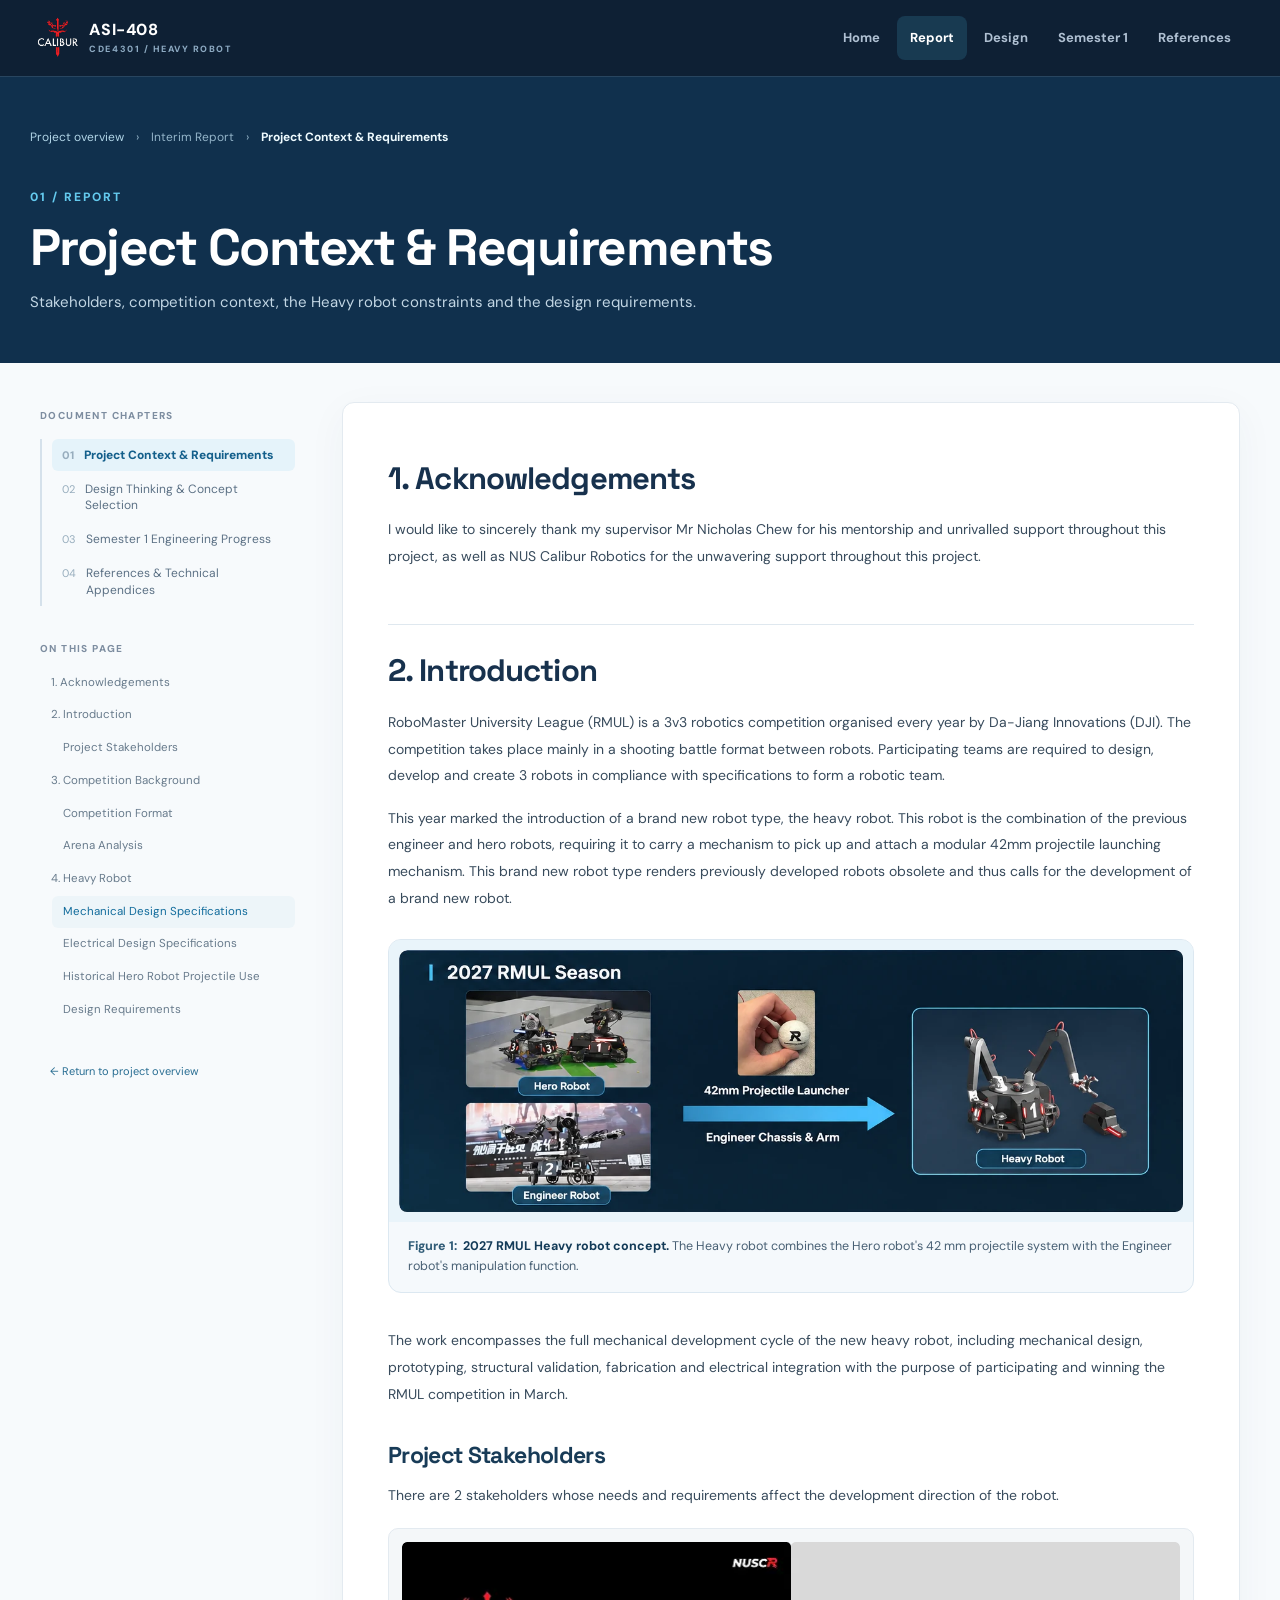
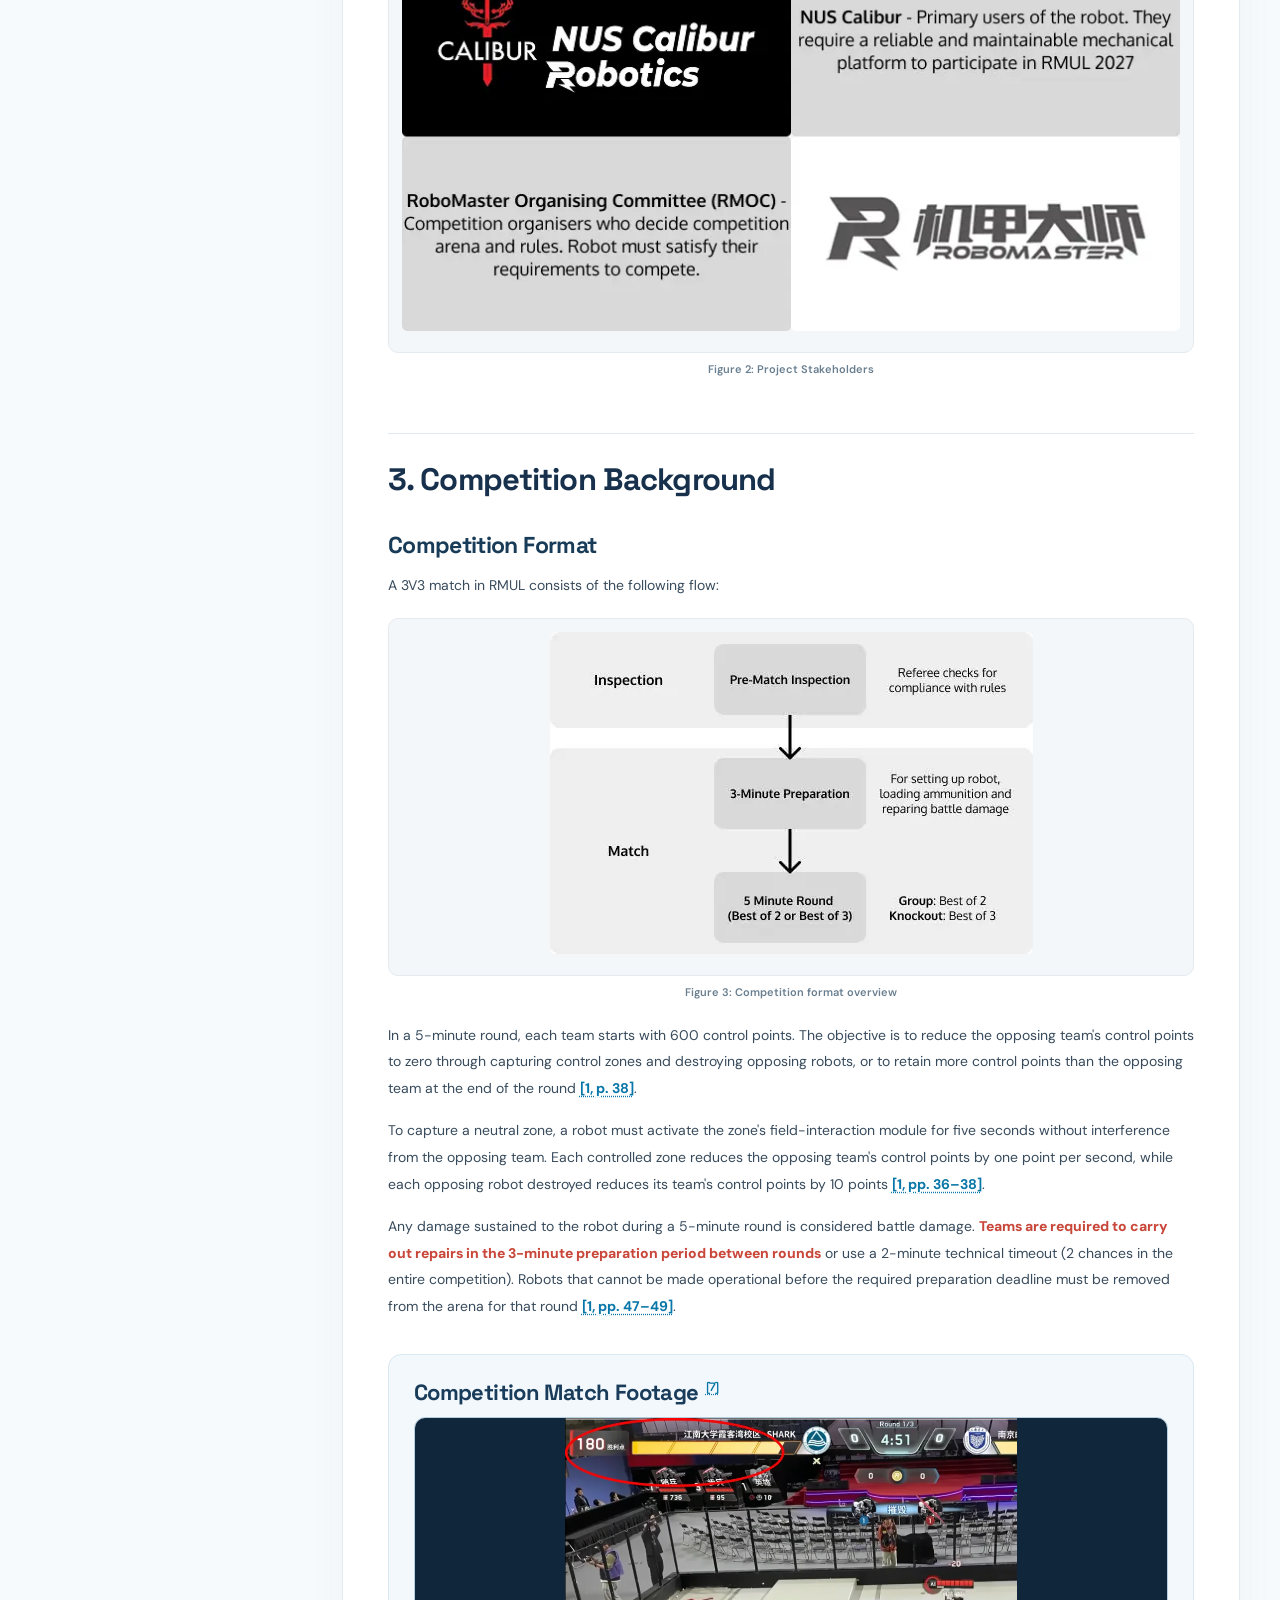
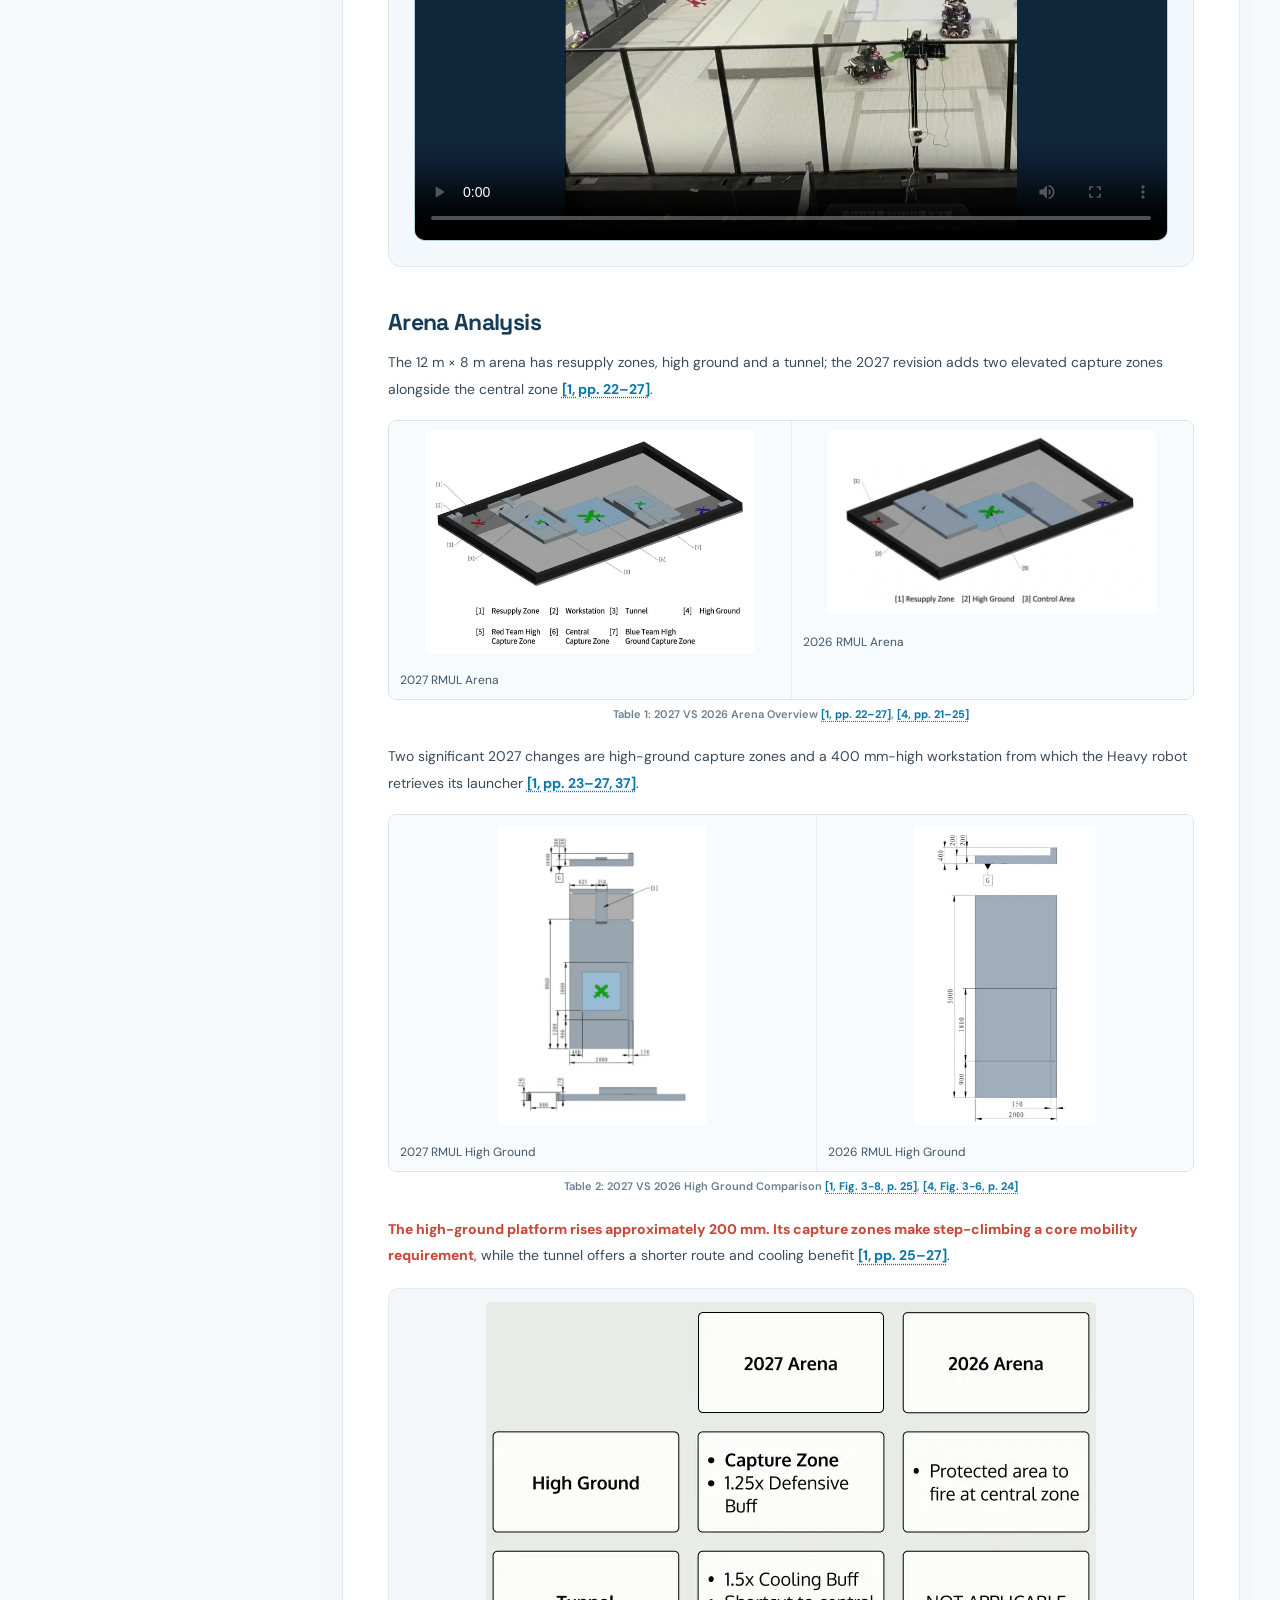
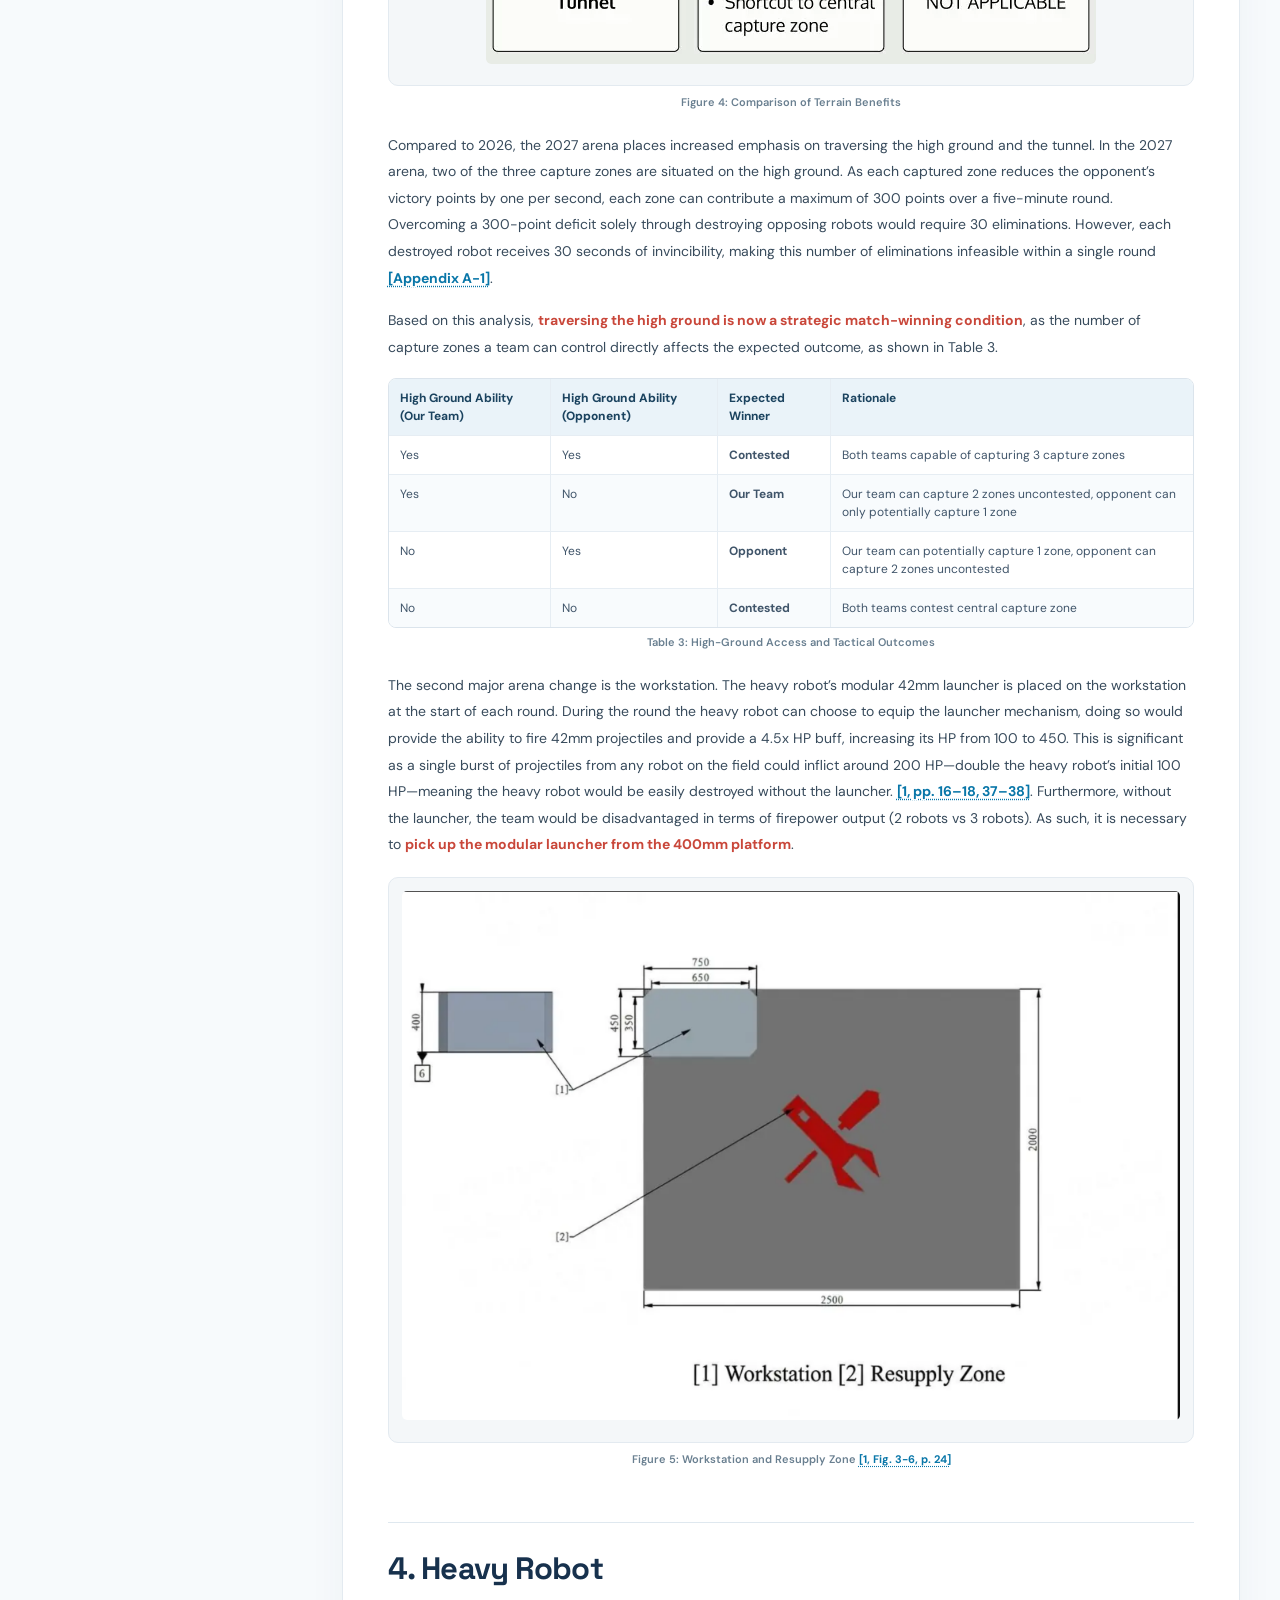
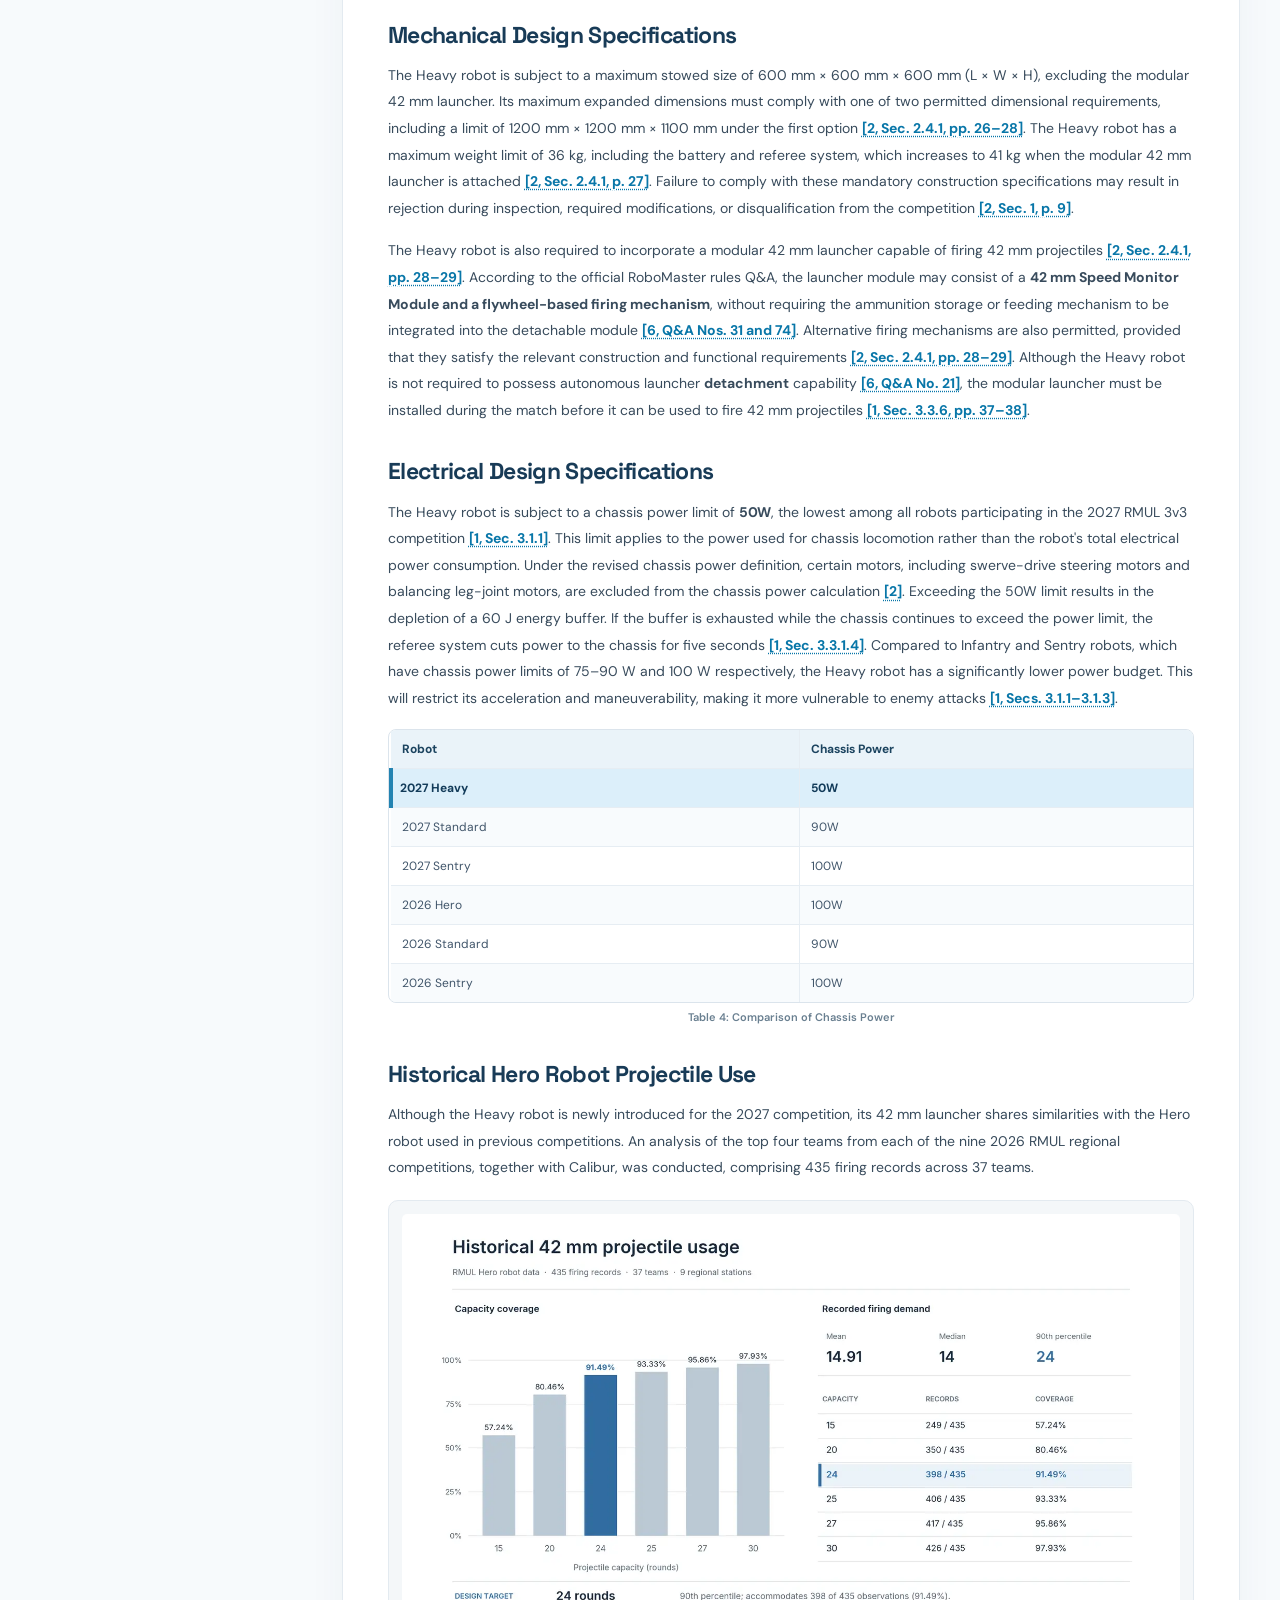
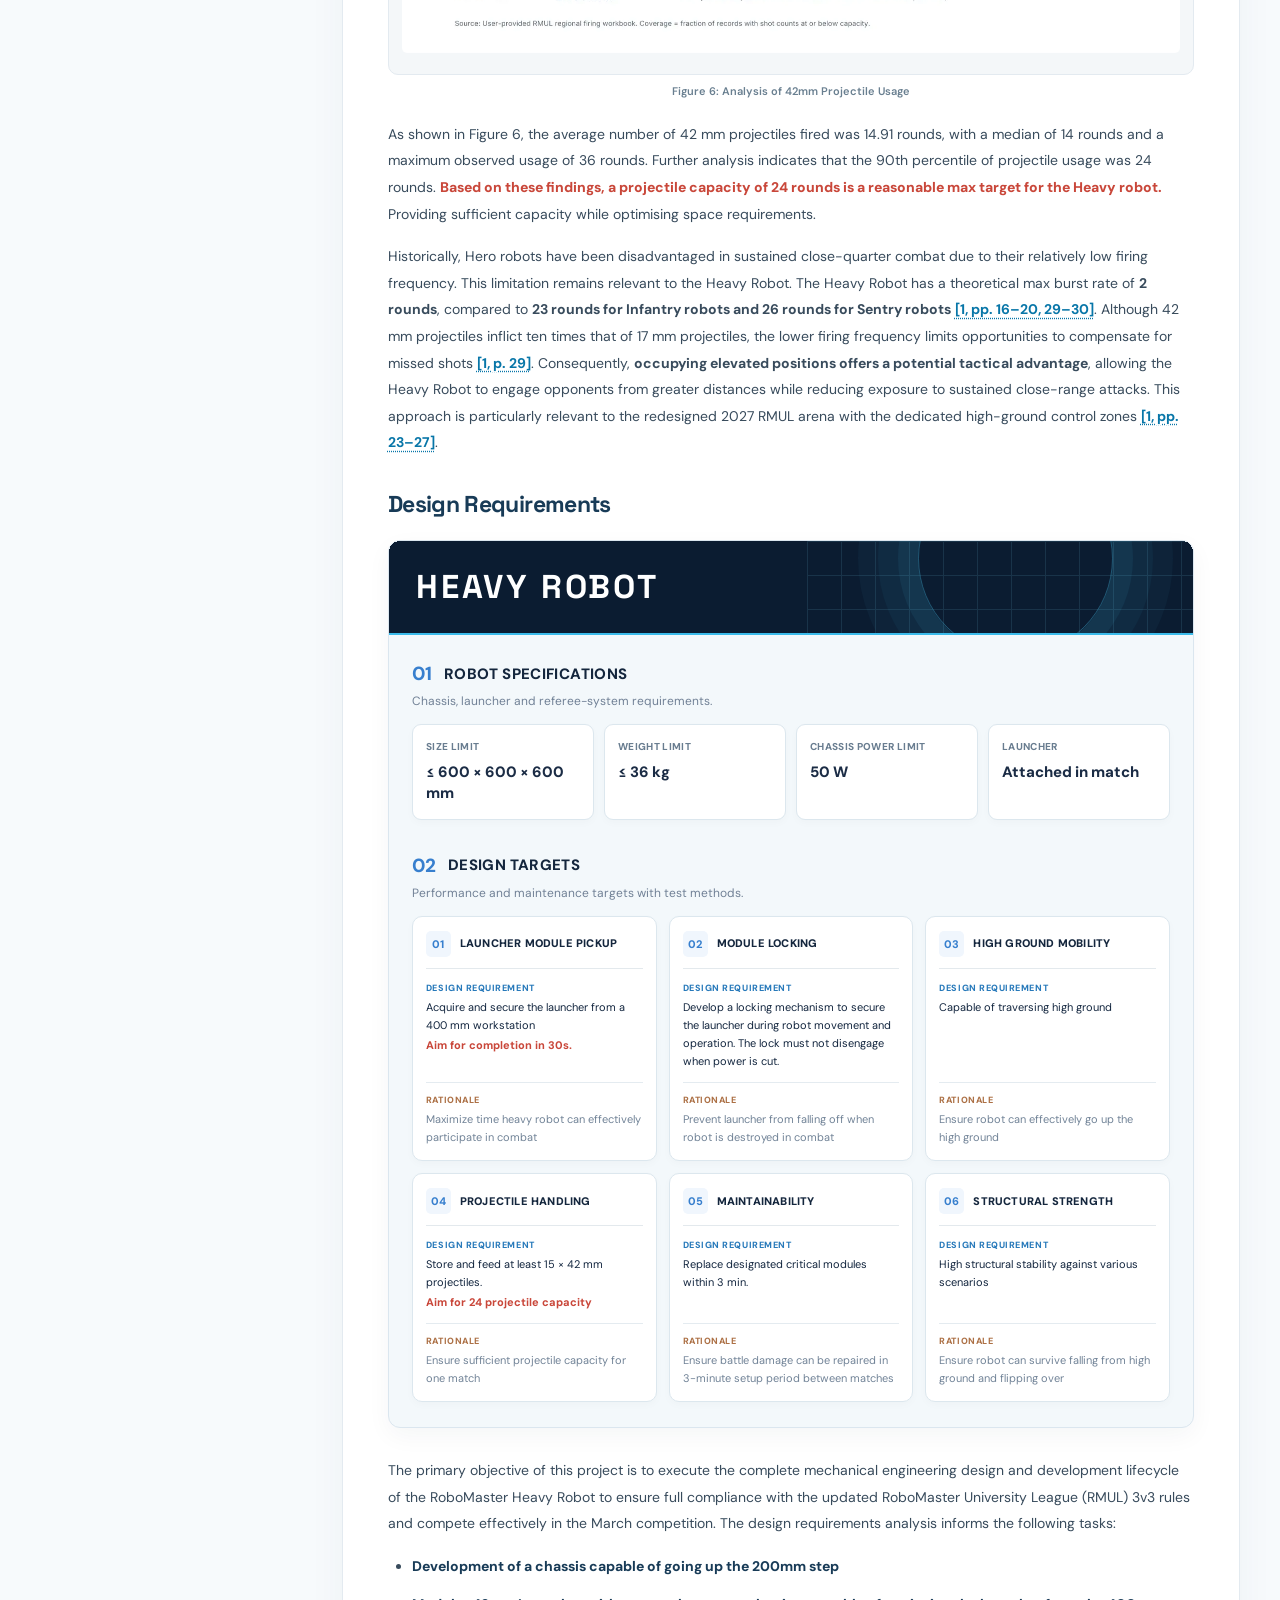
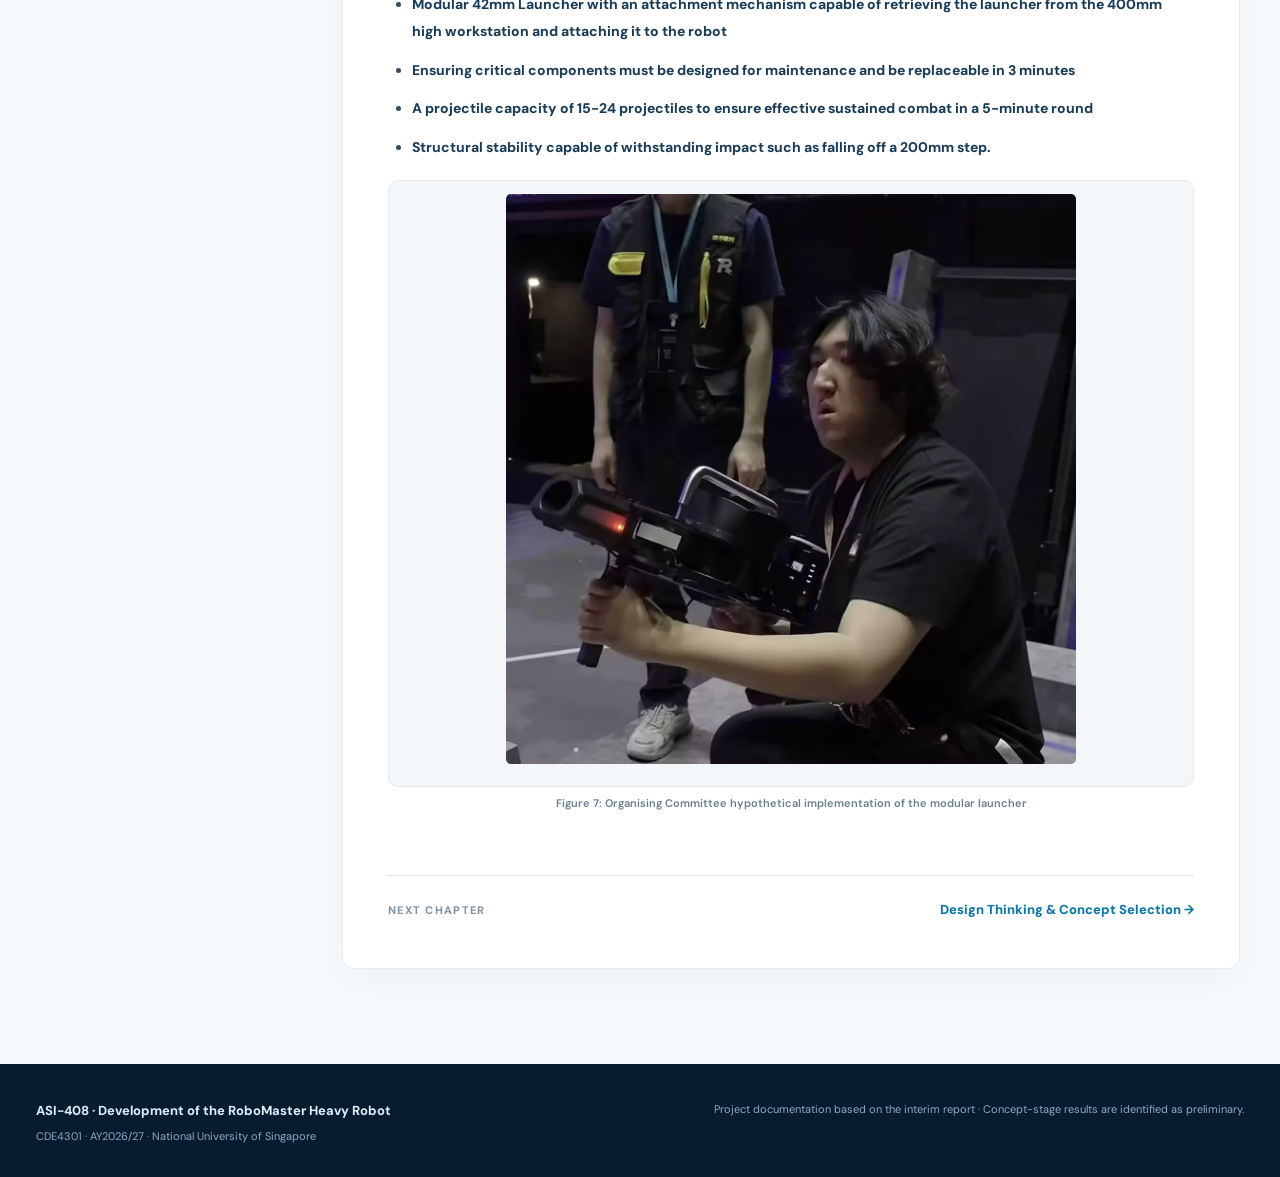
<file: interim-report/index.html>
<!DOCTYPE html>

<html lang="en"><head><meta charset="utf-8"/><meta content="width=device-width, initial-scale=1" name="viewport"/>
<meta content="ASI-408 / CDE4301 interim report for the RoboMaster Heavy Robot development project, NUS AY2026/27." name="description"/>
<meta content="#0b1c31" name="theme-color"/>
<title>Project Context &amp; Requirements · ASI-408 Heavy Robot | CDE4301</title>
<link href="../styles.css" rel="stylesheet"/>
<link href="../favicon.svg" rel="icon" type="image/svg+xml"/>
</head><body><header class="site-header"><div class="nav-inner"><a class="brand" href="../index.html"><span class="brand-symbol brand-logo-slot"><img src="../assets/branding/site-logo.png" alt="" onload="this.parentElement.classList.add('has-custom-logo')" onerror="this.remove()"><span class="brand-fallback">A</span></span><span class="brand-title">ASI-408 <small>CDE4301 / HEAVY ROBOT</small></span></a><button aria-controls="primary-navigation" aria-expanded="false" aria-label="Open navigation" class="menu-toggle">☰</button><nav aria-label="Main navigation" class="primary-nav" id="primary-navigation"><a class="" href="../index.html">Home</a><a class="active" href="../interim-report/index.html">Report</a><a class="" href="../interim-report/design.html">Design</a><a class="" href="../interim-report/progress.html">Semester 1</a><a class="" href="../interim-report/appendices.html">References</a></nav></div></header>
<main class="report-shell"><section class="report-banner"><div class="breadcrumbs"><a href="../index.html">Project overview</a><span>›</span><span>Interim Report</span><span>›</span><strong>Project Context &amp; Requirements</strong></div><div class="small-kicker">01 / REPORT</div><h1>Project Context &amp; Requirements</h1><p>Stakeholders, competition context, the Heavy robot constraints and the design requirements.</p></section>
<div class="report-grid"><aside class="report-aside"><div class="sidebar-sticky"><p class="aside-kicker">DOCUMENT CHAPTERS</p><nav aria-label="Report chapter pages" class="chapter-pages"><a class="active" href="index.html"><span>01</span> Project Context &amp; Requirements</a><a class="" href="design.html"><span>02</span> Design Thinking &amp; Concept Selection</a><a class="" href="progress.html"><span>03</span> Semester 1 Engineering Progress</a><a class="" href="appendices.html"><span>04</span> References &amp; Technical Appendices</a></nav><p class="aside-kicker onpage-title">ON THIS PAGE</p><nav aria-label="Page table of contents" class="local-toc"><ol><li class="toc-1"><a href="#1-acknowledgements">1. Acknowledgements</a></li><li class="toc-1"><a href="#2-introduction">2. Introduction</a></li><li class="toc-2"><a href="#project-stakeholders">Project Stakeholders</a></li><li class="toc-1"><a href="#3-competition-background">3. Competition Background</a></li><li class="toc-2"><a href="#competition-format">Competition Format</a></li><li class="toc-2"><a href="#arena-analysis">Arena Analysis</a></li><li class="toc-1"><a href="#4-heavy-robot">4. Heavy Robot</a></li><li class="toc-2"><a href="#mechanical-design-specifications">Mechanical Design Specifications</a></li><li class="toc-2"><a href="#electrical-design-specifications">Electrical Design Specifications</a></li><li class="toc-2"><a href="#historical-hero-robot-projectile-use">Historical Hero Robot Projectile Use</a></li><li class="toc-2"><a href="#design-requirements">Design Requirements</a></li></ol></nav><a class="back-home" href="../index.html">← Return to project overview</a></div></aside>
<article class="report-content"><section class="chapter" id="1-acknowledgements"><h2>1. Acknowledgements</h2></section><p class="body-copy">I would like to sincerely thank my supervisor Mr Nicholas Chew for his mentorship and unrivalled support throughout this project, as well as NUS Calibur Robotics for the unwavering support throughout this project. </p><section class="chapter" id="2-introduction"><h2>2. Introduction</h2></section><p class="body-copy">RoboMaster University League (RMUL) is a 3v3 robotics competition organised every year by Da-Jiang Innovations (DJI). The competition takes place mainly in a shooting battle format between robots. Participating teams are required to design, develop and create 3 robots in compliance with specifications to form a robotic team.</p><p class="body-copy">This year marked the introduction of a brand new robot type, the heavy robot. This robot is the combination of the previous engineer and hero robots, requiring it to carry a mechanism to pick up and attach a modular 42mm projectile launching mechanism. This brand new robot type renders previously developed robots obsolete and thus calls for the development of a brand new robot.</p><figure class="intro-concept-figure" id="heavy-robot-evolution">
<a aria-label="Enlarge the 2027 RMUL Heavy robot concept diagram" class="intro-concept-link" href="../assets/figures/heavy-robot-evolution.webp" rel="noopener" target="_blank">
<img alt="2027 RMUL Heavy robot concept: Hero robot's 42 mm launcher capability and Engineer robot's chassis and manipulation functions combine into the new Heavy robot category." decoding="async" loading="lazy" src="../assets/figures/heavy-robot-evolution.webp"/>
</a>
<figcaption><span class="figure-label">Figure 1:</span> <strong>2027 RMUL Heavy robot concept.</strong> The Heavy robot combines the Hero robot's 42 mm projectile system with the Engineer robot's manipulation function.</figcaption>
</figure><p class="body-copy">The work encompasses the full mechanical development cycle of the new heavy robot, including mechanical design, prototyping, structural validation, fabrication and electrical integration with the purpose of participating and winning the RMUL competition in March.</p><h3 class="subsection" id="project-stakeholders">Project Stakeholders</h3><p class="body-copy">There are 2 stakeholders whose needs and requirements affect the development direction of the robot.</p><figure class="report-figure"><a aria-label="View original embedded figure" class="figure-link" href="../assets/report-figures/image34.webp" target="_blank"><img alt="Report illustration" loading="lazy" src="../assets/report-figures/image34.webp"/></a></figure><p class="caption">Figure 2: Project Stakeholders</p><section class="chapter" id="3-competition-background"><h2>3. Competition Background</h2></section><h3 class="subsection" id="competition-format">Competition Format</h3><p class="body-copy">A 3V3 match in RMUL consists of the following flow:</p><figure class="report-figure"><a aria-label="View original embedded figure" class="figure-link" href="../assets/report-figures/image32.webp" target="_blank"><img alt="Report illustration" loading="lazy" src="../assets/report-figures/image32.webp"/></a></figure><p class="caption">Figure 3: Competition format overview</p><p class="body-copy">In a 5-minute round, each team starts with 600 control points. The objective is to reduce the opposing team's control points to zero through capturing control zones and destroying opposing robots, or to retain more control points than the opposing team at the end of the round <a aria-label="Reference 1" class="cite-link" href="appendices.html#ref-1">[1, p. 38]</a>.</p><p class="body-copy">To capture a neutral zone, a robot must activate the zone's field-interaction module for five seconds without interference from the opposing team. Each controlled zone reduces the opposing team's control points by one point per second, while each opposing robot destroyed reduces its team's control points by 10 points <a aria-label="Reference 1" class="cite-link" href="appendices.html#ref-1">[1, pp. 36–38]</a>.</p><p class="body-copy">Any damage sustained to the robot during a 5-minute round is considered battle damage. <strong class="req-highlight">Teams are required to carry out repairs in the 3-minute preparation period between rounds</strong> or use a 2-minute technical timeout (2 chances in the entire competition). Robots that cannot be made operational before the required preparation deadline must be removed from the arena for that round <a aria-label="Reference 1" class="cite-link" href="appendices.html#ref-1">[1, pp. 47–49]</a>.</p><section class="video-evidence video-evidence-solo short-clip-section" id="competition-video">
<h4>Competition Match Footage<a class="cite-link short-clip-citation" aria-label="Source reference 7" href="appendices.html#ref-7">[7]</a></h4>
<div class="short-clip-slot" aria-label="RoboMaster competition match footage">
<video controls playsinline preload="metadata" poster="../assets/video-posters/BV1m5AgzeERu.webp" aria-label="20-second RoboMaster match footage" onerror="this.hidden=true;this.nextElementSibling.hidden=false">
<source src="../assets/videos/rmul-capture-point-20s.mp4" type="video/mp4"/>
</video>
<a class="short-clip-fallback" href="https://www.bilibili.com/video/BV1m5AgzeERu/" target="_blank" rel="noopener noreferrer" aria-label="Watch original RoboMaster match footage" hidden><span class="short-clip-icon" aria-hidden="true">▶</span></a>
</div>
</section><h3 class="subsection" id="arena-analysis">Arena Analysis</h3><p class="body-copy">The 12 m × 8 m arena has resupply zones, high ground and a tunnel; the 2027 revision adds two elevated capture zones alongside the central zone <a aria-label="Reference 1" class="cite-link" href="appendices.html#ref-1">[1, pp. 22–27]</a>.</p><div aria-label="Report comparison table" class="table-scroller" role="region" tabindex="0"><table class="doc-table"><tr><td scope="col"><a aria-label="Open full resolution figure" class="figure-link" href="../assets/report-figures/image40.webp" target="_blank"><img alt="Embedded report figure" decoding="async" loading="lazy" src="../assets/report-figures/image40.webp"/></a><br/>2027 RMUL Arena</td><td scope="col"><a aria-label="Open full resolution figure" class="figure-link" href="../assets/report-figures/image28.webp" target="_blank"><img alt="Embedded report figure" decoding="async" loading="lazy" src="../assets/report-figures/image28.webp"/></a><br/>2026 RMUL Arena</td></tr></table></div><p class="caption">Table 1: 2027 VS 2026 Arena Overview <a aria-label="Reference 1" class="cite-link" href="appendices.html#ref-1">[1, pp. 22–27]</a>, <a aria-label="Reference 4" class="cite-link" href="appendices.html#ref-4">[4, pp. 21–25]</a></p><p class="body-copy">Two significant 2027 changes are high-ground capture zones and a 400 mm-high workstation from which the Heavy robot retrieves its launcher <a aria-label="Reference 1" class="cite-link" href="appendices.html#ref-1">[1, pp. 23–27, 37]</a>.</p><div aria-label="Report comparison table" class="table-scroller" role="region" tabindex="0"><table class="doc-table"><tr><td scope="col"><a aria-label="Open full resolution 2027 RMUL High Ground diagram" class="figure-link" href="../assets/report-figures/2027-rmul-high-ground.png" target="_blank" rel="noopener noreferrer"><img alt="2027 RMUL high-ground arena diagram showing 2000 mm width, 4060 mm length, elevation dimensions, and the central control zone" decoding="async" loading="lazy" src="../assets/report-figures/2027-rmul-high-ground.png"/></a><br/>2027 RMUL High Ground</td><td scope="col"><a aria-label="Open full resolution figure" class="figure-link" href="../assets/report-figures/image27.webp" target="_blank"><img alt="Embedded report figure" decoding="async" loading="lazy" src="../assets/report-figures/image27.webp"/></a><br/>2026 RMUL High Ground</td></tr></table></div><p class="caption">Table 2: 2027 VS 2026 High Ground Comparison <a aria-label="Reference 1" class="cite-link" href="appendices.html#ref-1">[1, Fig. 3-8, p. 25]</a>, <a aria-label="Reference 4" class="cite-link" href="appendices.html#ref-4">[4, Fig. 3-6, p. 24]</a></p><p class="body-copy"><strong class="req-highlight">The high-ground platform rises approximately 200 mm. Its capture zones make step-climbing a core mobility requirement</strong>, while the tunnel offers a shorter route and cooling benefit <a aria-label="Reference 1" class="cite-link" href="appendices.html#ref-1">[1, pp. 25–27]</a>.</p><figure class="report-figure"><a aria-label="View original embedded figure" class="figure-link" href="../assets/report-figures/image12.webp" target="_blank"><img alt="Report illustration" loading="lazy" src="../assets/report-figures/image12.webp"/></a></figure><p class="caption">Figure 4: Comparison of Terrain Benefits</p><p class="body-copy">Compared to 2026, the 2027 arena places increased emphasis on traversing the high ground and the tunnel. In the 2027 arena, two of the three capture zones are situated on the high ground. As each captured zone reduces the opponent’s victory points by one per second, each zone can contribute a maximum of 300 points over a five-minute round. Overcoming a 300-point deficit solely through destroying opposing robots would require 30 eliminations. However, each destroyed robot receives 30 seconds of invincibility, making this number of eliminations infeasible within a single round <a class="cite-link" href="appendices.html#a-1-game-mechanics">[Appendix A-1]</a>.</p><p class="body-copy">Based on this analysis, <strong style="color:#c9473a;">traversing the high ground is now a strategic match-winning condition</strong>, as the number of capture zones a team can control directly affects the expected outcome, as shown in Table 3.</p><div aria-label="Report comparison table" class="table-scroller" role="region" tabindex="0"><table class="doc-table"><tr><th scope="col"><strong>High Ground Ability (Our Team)</strong></th><th scope="col">High Ground Ability (Opponent)</th><th scope="col"><strong>Expected Winner</strong></th><th scope="col"><strong>Rationale</strong></th></tr><tr><td scope="col">Yes</td><td scope="col">Yes</td><td scope="col"><strong>Contested</strong></td><td scope="col">Both teams capable of capturing 3 capture zones</td></tr><tr><td scope="col">Yes</td><td scope="col">No</td><td scope="col"><strong>Our Team</strong></td><td scope="col">Our team can capture 2 zones uncontested, opponent can only potentially capture 1 zone</td></tr><tr><td scope="col">No</td><td scope="col">Yes</td><td scope="col"><strong>Opponent</strong></td><td scope="col">Our team can potentially capture 1 zone, opponent can capture 2 zones uncontested</td></tr><tr><td scope="col">No</td><td scope="col">No</td><td scope="col"><strong>Contested</strong></td><td scope="col">Both teams contest central capture zone</td></tr></table></div><p class="caption">Table 3: High-Ground Access and Tactical Outcomes</p><p class="body-copy">The second major arena change is the workstation. The heavy robot’s modular 42mm launcher is placed on the workstation at the start of each round. During the round the heavy robot can choose to equip the launcher mechanism, doing so would provide the ability to fire 42mm projectiles and provide a 4.5x HP buff, increasing its HP from 100 to 450. This is significant as a single burst of projectiles from any robot on the field could inflict around 200 HP—double the heavy robot’s initial 100 HP—meaning the heavy robot would be easily destroyed without the launcher. <a aria-label="Reference 1" class="cite-link" href="appendices.html#ref-1">[1, pp. 16–18, 37–38]</a>. Furthermore, without the launcher, the team would be disadvantaged in terms of firepower output (2 robots vs 3 robots). As such, it is necessary to <strong style="color:#c9473a;">pick up the modular launcher from the 400mm platform</strong>.</p><figure class="report-figure"><a aria-label="View workstation and resupply zone schematic at full resolution" class="figure-link" href="../assets/report-figures/figure5-workstation-resupply.png" target="_blank" rel="noopener noreferrer"><img alt="Workstation and resupply zone diagram showing dimensions and labels [1] Workstation and [2] Resupply Zone" loading="lazy" decoding="async" src="../assets/report-figures/figure5-workstation-resupply.png"/></a></figure><p class="caption">Figure 5: Workstation and Resupply Zone <a aria-label="Reference 1" class="cite-link" href="appendices.html#ref-1">[1, Fig. 3-6, p. 24]</a></p><section class="chapter" id="4-heavy-robot"><h2>4. Heavy Robot</h2></section><h3 class="subsection" id="mechanical-design-specifications">Mechanical Design Specifications</h3><p class="body-copy">The Heavy robot is subject to a maximum stowed size of 600 mm × 600 mm × 600 mm (L × W × H), excluding the modular 42 mm launcher. Its maximum expanded dimensions must comply with one of two permitted dimensional requirements, including a limit of 1200 mm × 1200 mm × 1100 mm under the first option <a aria-label="Reference 2" class="cite-link" href="appendices.html#ref-2">[2, Sec. 2.4.1, pp. 26–28]</a>. The Heavy robot has a maximum weight limit of 36 kg, including the battery and referee system, which increases to 41 kg when the modular 42 mm launcher is attached <a aria-label="Reference 2" class="cite-link" href="appendices.html#ref-2">[2, Sec. 2.4.1, p. 27]</a>. Failure to comply with these mandatory construction specifications may result in rejection during inspection, required modifications, or disqualification from the competition <a aria-label="Reference 2" class="cite-link" href="appendices.html#ref-2">[2, Sec. 1, p. 9]</a>.</p><p class="body-copy">The Heavy robot is also required to incorporate a modular 42 mm launcher capable of firing 42 mm projectiles <a aria-label="Reference 2" class="cite-link" href="appendices.html#ref-2">[2, Sec. 2.4.1, pp. 28–29]</a>. According to the official RoboMaster rules Q&amp;A, the launcher module may consist of a <strong>42 mm Speed Monitor Module and a flywheel-based firing mechanism</strong>, without requiring the ammunition storage or feeding mechanism to be integrated into the detachable module <a aria-label="Reference 6" class="cite-link" href="appendices.html#ref-6">[6, Q&amp;A Nos. 31 and 74]</a>. Alternative firing mechanisms are also permitted, provided that they satisfy the relevant construction and functional requirements <a aria-label="Reference 2" class="cite-link" href="appendices.html#ref-2">[2, Sec. 2.4.1, pp. 28–29]</a>. Although the Heavy robot is not required to possess autonomous launcher <strong>detachment</strong> capability <a aria-label="Reference 6" class="cite-link" href="appendices.html#ref-6">[6, Q&amp;A No. 21]</a>, the modular launcher must be installed during the match before it can be used to fire 42 mm projectiles <a aria-label="Reference 1" class="cite-link" href="appendices.html#ref-1">[1, Sec. 3.3.6, pp. 37–38]</a>.</p><h3 class="subsection" id="electrical-design-specifications">Electrical Design Specifications</h3><p class="body-copy">The Heavy robot is subject to a chassis power limit of <strong>50W</strong>, the lowest among all robots participating in the 2027 RMUL 3v3 competition <a aria-label="Reference 1" class="cite-link" href="appendices.html#ref-1">[1, Sec. 3.1.1]</a>. This limit applies to the power used for chassis locomotion rather than the robot's total electrical power consumption. Under the revised chassis power definition, certain motors, including swerve-drive steering motors and balancing leg-joint motors, are excluded from the chassis power calculation <a aria-label="Reference 2" class="cite-link" href="appendices.html#ref-2">[2]</a>. Exceeding the 50W limit results in the depletion of a 60 J energy buffer. If the buffer is exhausted while the chassis continues to exceed the power limit, the referee system cuts power to the chassis for five seconds <a aria-label="Reference 1" class="cite-link" href="appendices.html#ref-1">[1, Sec. 3.3.1.4]</a>. Compared to Infantry and Sentry robots, which have chassis power limits of 75–90 W and 100 W respectively, the Heavy robot has a significantly lower power budget. This will restrict its acceleration and maneuverability, making it more vulnerable to enemy attacks <a aria-label="Reference 1" class="cite-link" href="appendices.html#ref-1">[1, Secs. 3.1.1–3.1.3]</a>.</p><div aria-label="Report comparison table" class="table-scroller" role="region" tabindex="0"><table class="doc-table"><tr><th scope="col"><strong>Robot</strong></th><th scope="col"><strong>Chassis Power</strong></th></tr><tr class="heavy-robot-power-highlight"><td scope="col"><strong>2027 Heavy</strong></td><td scope="col"><strong>50W</strong></td></tr><tr><td scope="col">2027 Standard</td><td scope="col">90W</td></tr><tr><td scope="col">2027 Sentry</td><td scope="col">100W</td></tr><tr><td scope="col">2026 Hero</td><td scope="col">100W</td></tr><tr><td scope="col">2026 Standard</td><td scope="col">90W</td></tr><tr><td scope="col">2026 Sentry</td><td scope="col">100W</td></tr></table></div><p class="caption">Table 4: Comparison of Chassis Power</p><h3 class="subsection" id="historical-hero-robot-projectile-use">Historical Hero Robot Projectile Use</h3><p class="body-copy">Although the Heavy robot is newly introduced for the 2027 competition, its 42 mm launcher shares similarities with the Hero robot used in previous competitions. An analysis of the top four teams from each of the nine 2026 RMUL regional competitions, together with Calibur, was conducted, comprising 435 firing records across 37 teams.</p><figure class="report-figure"><a aria-label="View original embedded figure" class="figure-link" href="../assets/report-figures/image31.webp" target="_blank"><img alt="Report illustration" loading="lazy" src="../assets/report-figures/image31.webp"/></a></figure><p class="caption">Figure 6: Analysis of 42mm Projectile Usage</p><p class="body-copy">As shown in Figure 6, the average number of 42 mm projectiles fired was 14.91 rounds, with a median of 14 rounds and a maximum observed usage of 36 rounds. Further analysis indicates that the 90th percentile of projectile usage was 24 rounds. <strong class="req-highlight">Based on these findings, a projectile capacity of 24 rounds is a reasonable max target for the Heavy robot.</strong> Providing sufficient capacity while optimising space requirements.</p><p class="body-copy">Historically, Hero robots have been disadvantaged in sustained close-quarter combat due to their relatively low firing frequency. This limitation remains relevant to the Heavy Robot. The Heavy Robot has a theoretical max burst rate of <strong>2 rounds</strong>, compared to <strong>23 rounds for Infantry robots and 26 rounds for Sentry robots</strong> <a aria-label="Reference 1" class="cite-link" href="appendices.html#ref-1">[1, pp. 16–20, 29–30]</a>. Although 42 mm projectiles inflict ten times that of 17 mm projectiles, the lower firing frequency limits opportunities to compensate for missed shots <a aria-label="Reference 1" class="cite-link" href="appendices.html#ref-1">[1, p. 29]</a>. Consequently, <strong>occupying elevated positions offers a potential tactical advantage</strong>, allowing the Heavy Robot to engage opponents from greater distances while reducing exposure to sustained close-range attacks. This approach is particularly relevant to the redesigned 2027 RMUL arena with the dedicated high-ground control zones <a aria-label="Reference 1" class="cite-link" href="appendices.html#ref-1">[1, pp. 23–27]</a>.</p><h3 class="subsection" id="design-requirements">Design Requirements</h3><section class="requirements-overview" aria-label="Heavy robot specifications and six design targets">
  <header class="requirements-dashboard-header"><h4>HEAVY ROBOT</h4><span class="requirements-radar" aria-hidden="true"></span></header>
  <div class="requirements-dashboard-content">
    <div class="requirements-dashboard-section-heading"><span>01</span><h5>ROBOT SPECIFICATIONS</h5></div>
    <p class="requirements-dashboard-subtitle">Chassis, launcher and referee-system requirements.</p>
    <div class="requirements-spec-grid"><div class="requirements-spec-card"><span>SIZE LIMIT</span><strong>≤ 600 × 600 × 600 mm</strong></div><div class="requirements-spec-card"><span>WEIGHT LIMIT</span><strong>≤ 36 kg</strong></div><div class="requirements-spec-card"><span>CHASSIS POWER LIMIT</span><strong>50 W</strong></div><div class="requirements-spec-card"><span>LAUNCHER</span><strong>Attached in match</strong></div></div>
    <div class="requirements-dashboard-section-heading requirements-targets-heading"><span>02</span><h5>DESIGN TARGETS</h5></div>
    <p class="requirements-dashboard-subtitle">Performance and maintenance targets with test methods.</p>
    <div class="requirements-target-grid">
      <article class="requirements-target-card">
        <header><span class="requirements-card-number">01</span><h6>LAUNCHER MODULE PICKUP</h6></header>
        <div class="requirements-target-body">
          <p class="requirements-field-label">DESIGN REQUIREMENT</p>
          <p>Acquire and secure the launcher from a 400 mm workstation</p>
          <p class="requirements-stretch-goal">Aim for completion in 30s.</p>
        </div>
        <div class="requirements-rationale">
          <p class="requirements-field-label">RATIONALE</p>
          <p>Maximize time heavy robot can effectively participate in combat</p>
        </div>
      </article><article class="requirements-target-card">
        <header><span class="requirements-card-number">02</span><h6>MODULE LOCKING</h6></header>
        <div class="requirements-target-body">
          <p class="requirements-field-label">DESIGN REQUIREMENT</p>
          <p>Develop a locking mechanism to secure the launcher during robot movement and operation. The lock must not disengage when power is cut.</p>
          
        </div>
        <div class="requirements-rationale">
          <p class="requirements-field-label">RATIONALE</p>
          <p>Prevent launcher from falling off when robot is destroyed in combat</p>
        </div>
      </article><article class="requirements-target-card">
        <header><span class="requirements-card-number">03</span><h6>HIGH GROUND MOBILITY</h6></header>
        <div class="requirements-target-body">
          <p class="requirements-field-label">DESIGN REQUIREMENT</p>
          <p>Capable of traversing high ground</p>
          
        </div>
        <div class="requirements-rationale">
          <p class="requirements-field-label">RATIONALE</p>
          <p>Ensure robot can effectively go up the high ground</p>
        </div>
      </article><article class="requirements-target-card">
        <header><span class="requirements-card-number">04</span><h6>PROJECTILE HANDLING</h6></header>
        <div class="requirements-target-body">
          <p class="requirements-field-label">DESIGN REQUIREMENT</p>
          <p>Store and feed at least 15 × 42 mm projectiles.</p>
          <p class="requirements-stretch-goal">Aim for 24 projectile capacity</p>
        </div>
        <div class="requirements-rationale">
          <p class="requirements-field-label">RATIONALE</p>
          <p>Ensure sufficient projectile capacity for one match</p>
        </div>
      </article><article class="requirements-target-card">
        <header><span class="requirements-card-number">05</span><h6>MAINTAINABILITY</h6></header>
        <div class="requirements-target-body">
          <p class="requirements-field-label">DESIGN REQUIREMENT</p>
          <p>Replace designated critical modules within 3 min.</p>
          
        </div>
        <div class="requirements-rationale">
          <p class="requirements-field-label">RATIONALE</p>
          <p>Ensure battle damage can be repaired in 3-minute setup period between matches</p>
        </div>
      </article><article class="requirements-target-card">
        <header><span class="requirements-card-number">06</span><h6>STRUCTURAL STRENGTH</h6></header>
        <div class="requirements-target-body">
          <p class="requirements-field-label">DESIGN REQUIREMENT</p>
          <p>High structural stability against various scenarios</p>
          
        </div>
        <div class="requirements-rationale">
          <p class="requirements-field-label">RATIONALE</p>
          <p>Ensure robot can survive falling from high ground and flipping over</p>
        </div>
      </article>
    </div>
  </div>
</section><p class="body-copy">The primary objective of this project is to execute the complete mechanical engineering design and development lifecycle of the RoboMaster Heavy Robot to ensure full compliance with the updated RoboMaster University League (RMUL) 3v3 rules and compete effectively in the March competition. The design requirements analysis informs the following tasks:</p><ul class="design-requirements-list"><li><strong>Development of a chassis capable of going up the 200mm step</strong></li><li><strong>Modular 42mm Launcher with an attachment mechanism capable of retrieving the launcher from the 400mm high workstation and attaching it to the robot</strong></li><li><strong>Ensuring critical components must be designed for maintenance and be replaceable in 3 minutes</strong></li><li><strong>A projectile capacity of 15-24 projectiles to ensure effective sustained combat in a 5-minute round</strong></li><li><strong>Structural stability capable of withstanding impact such as falling off a 200mm step.</strong></li></ul><figure class="report-figure"><a aria-label="View original embedded figure" class="figure-link" href="../assets/report-figures/image9.webp" target="_blank"><img alt="Report illustration" loading="lazy" src="../assets/report-figures/image9.webp"/></a></figure><p class="caption">Figure 7: Organising Committee hypothetical implementation of the modular launcher</p>
<nav aria-label="Next report chapter" class="report-next"><span>NEXT CHAPTER</span><a href="design.html">Design Thinking &amp; Concept Selection →</a></nav>
</article></div></main><footer class="site-footer"><div class="footer-inner"><div><strong>ASI-408 · Development of the RoboMaster Heavy Robot</strong><p>CDE4301 · AY2026/27 · National University of Singapore</p></div><div><p>Project documentation based on the interim report · Concept-stage results are identified as preliminary.</p></div></div></footer><button aria-label="Back to top" class="scroll-top" title="Back to top">↑</button>
<script defer="" src="../site.js"></script></body></html>
</file>
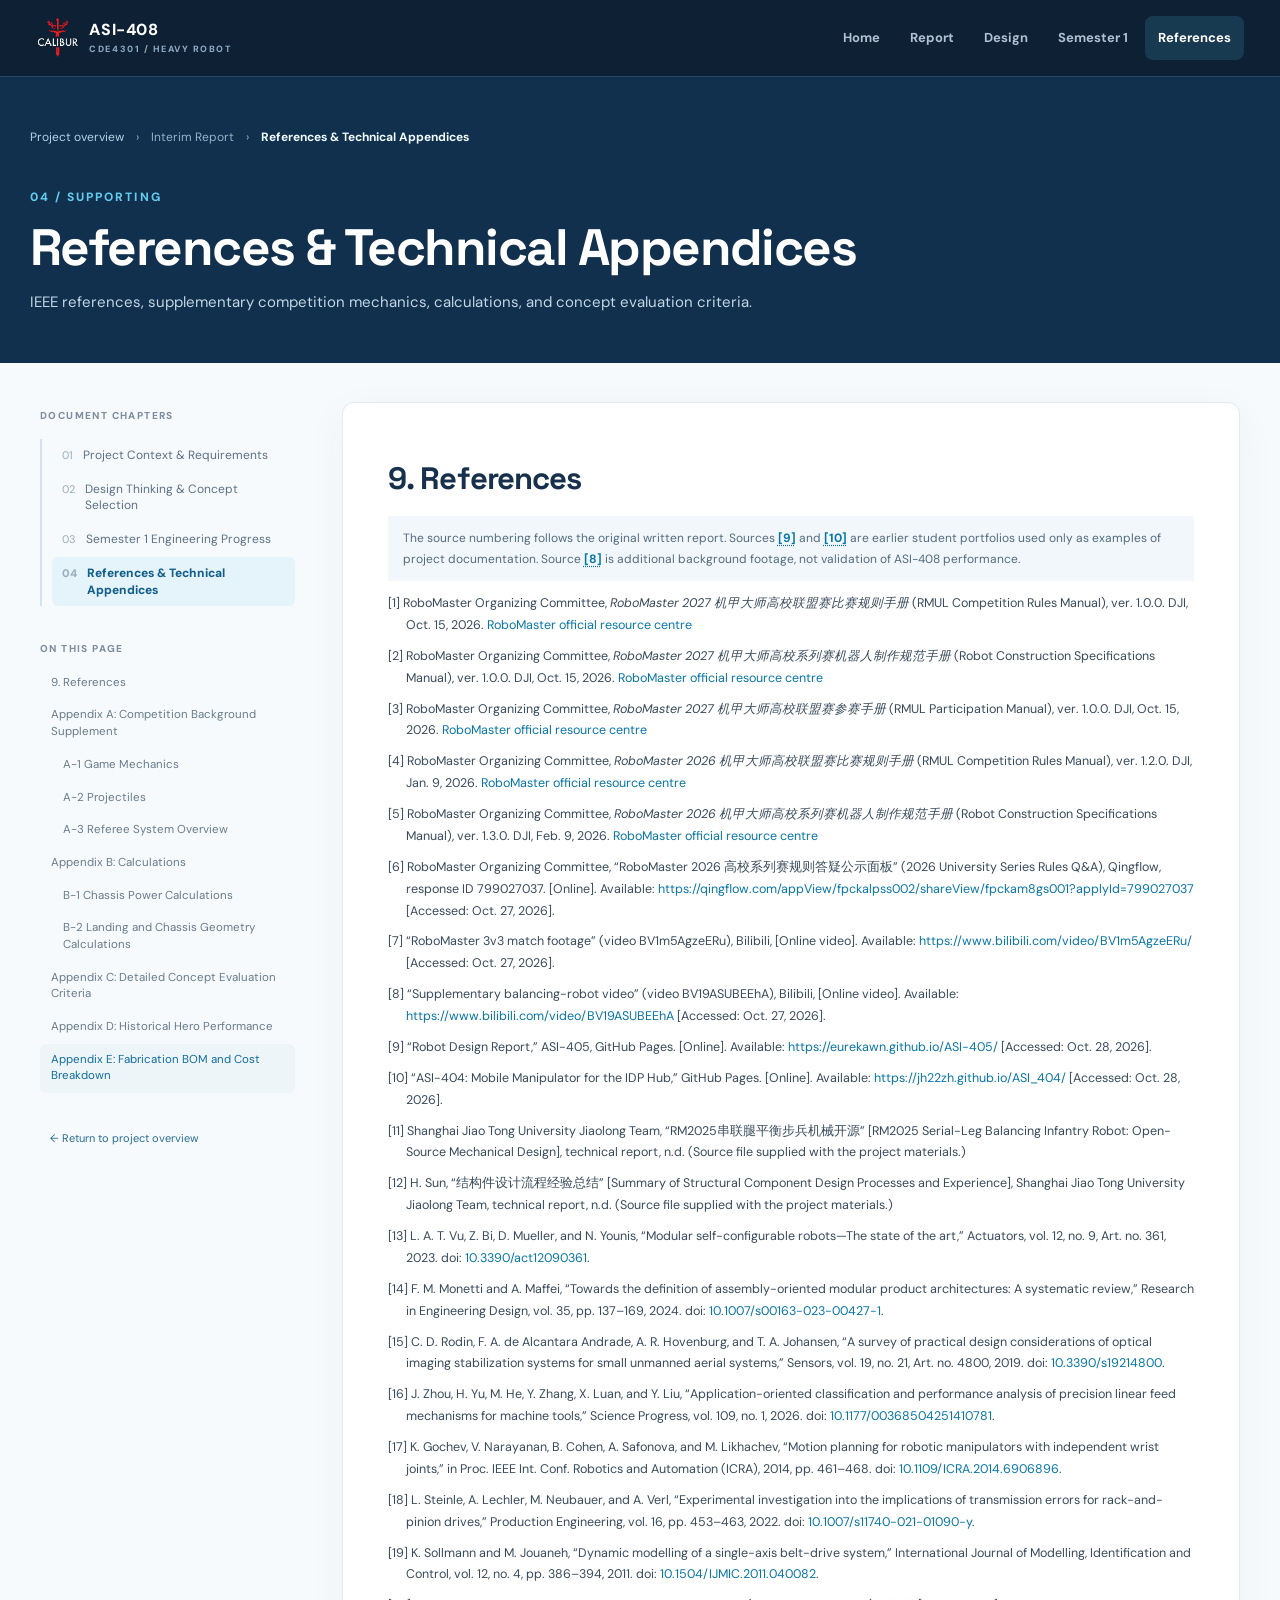
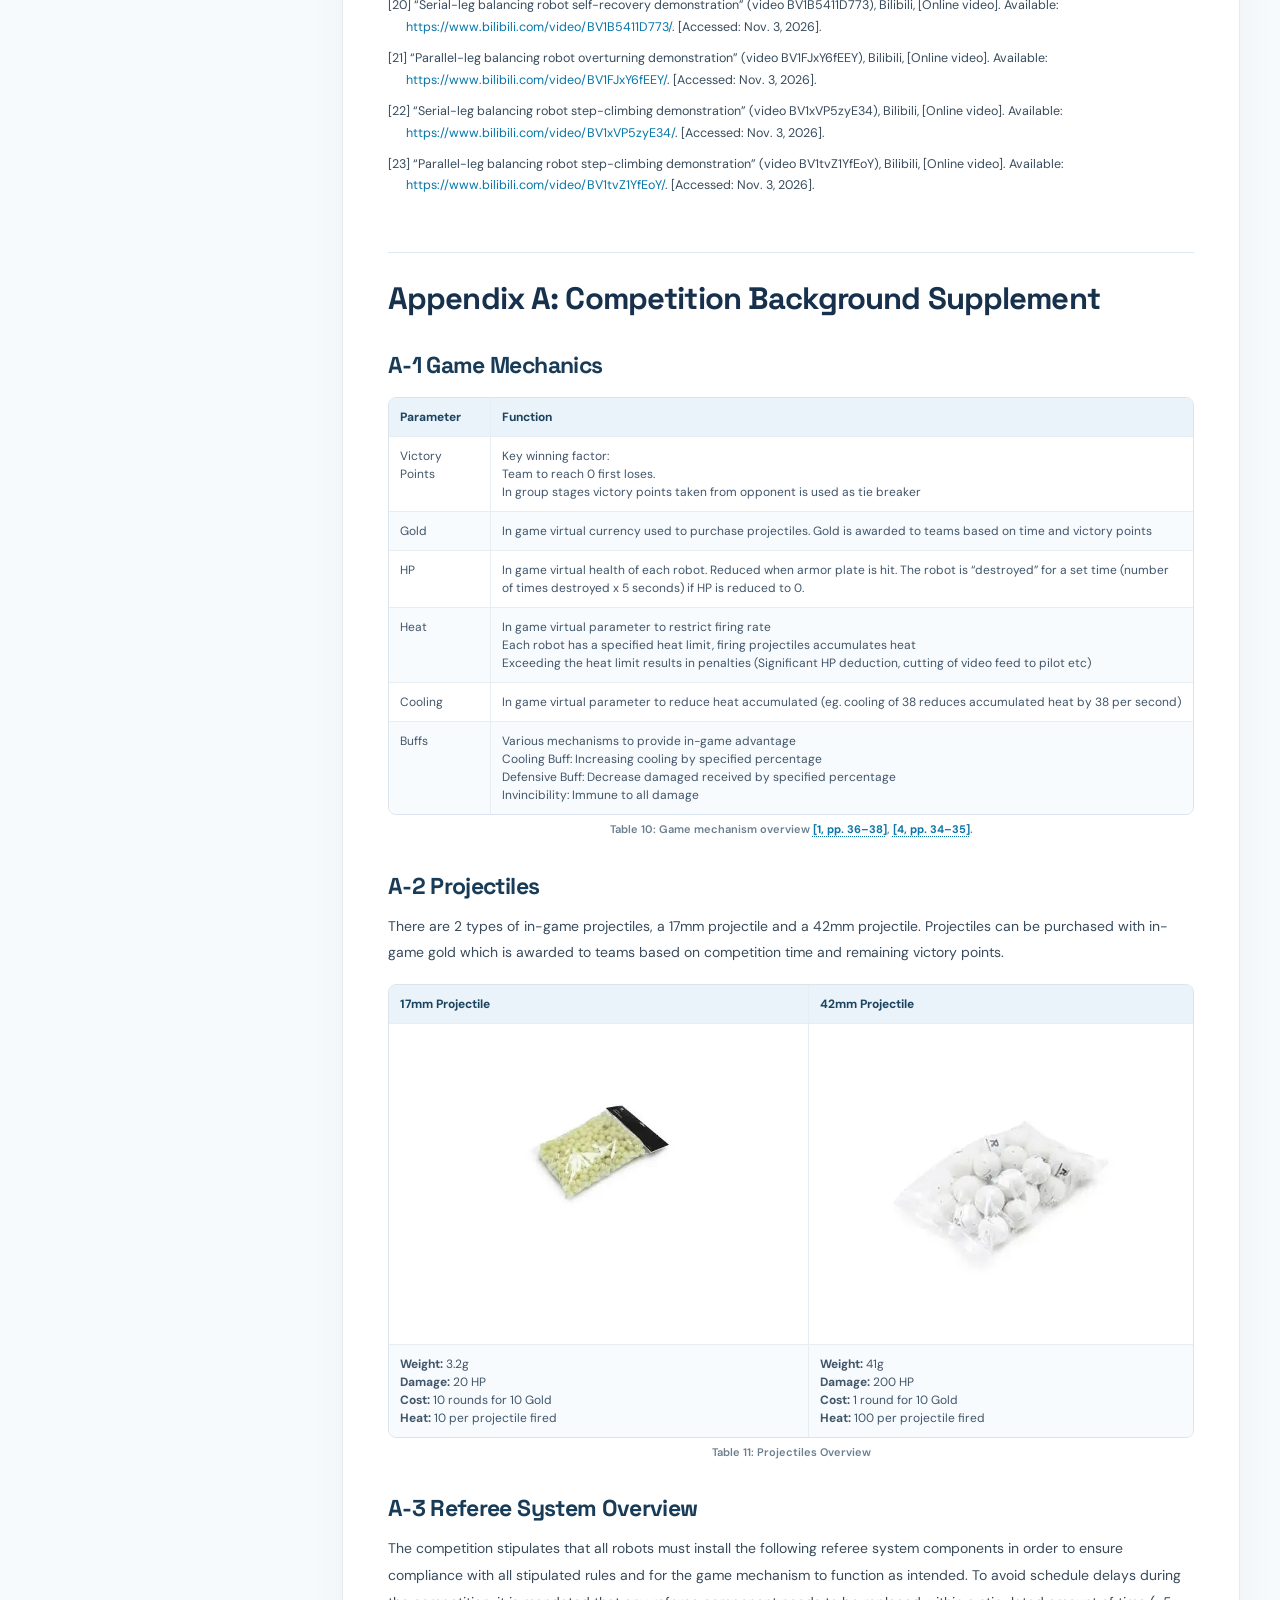
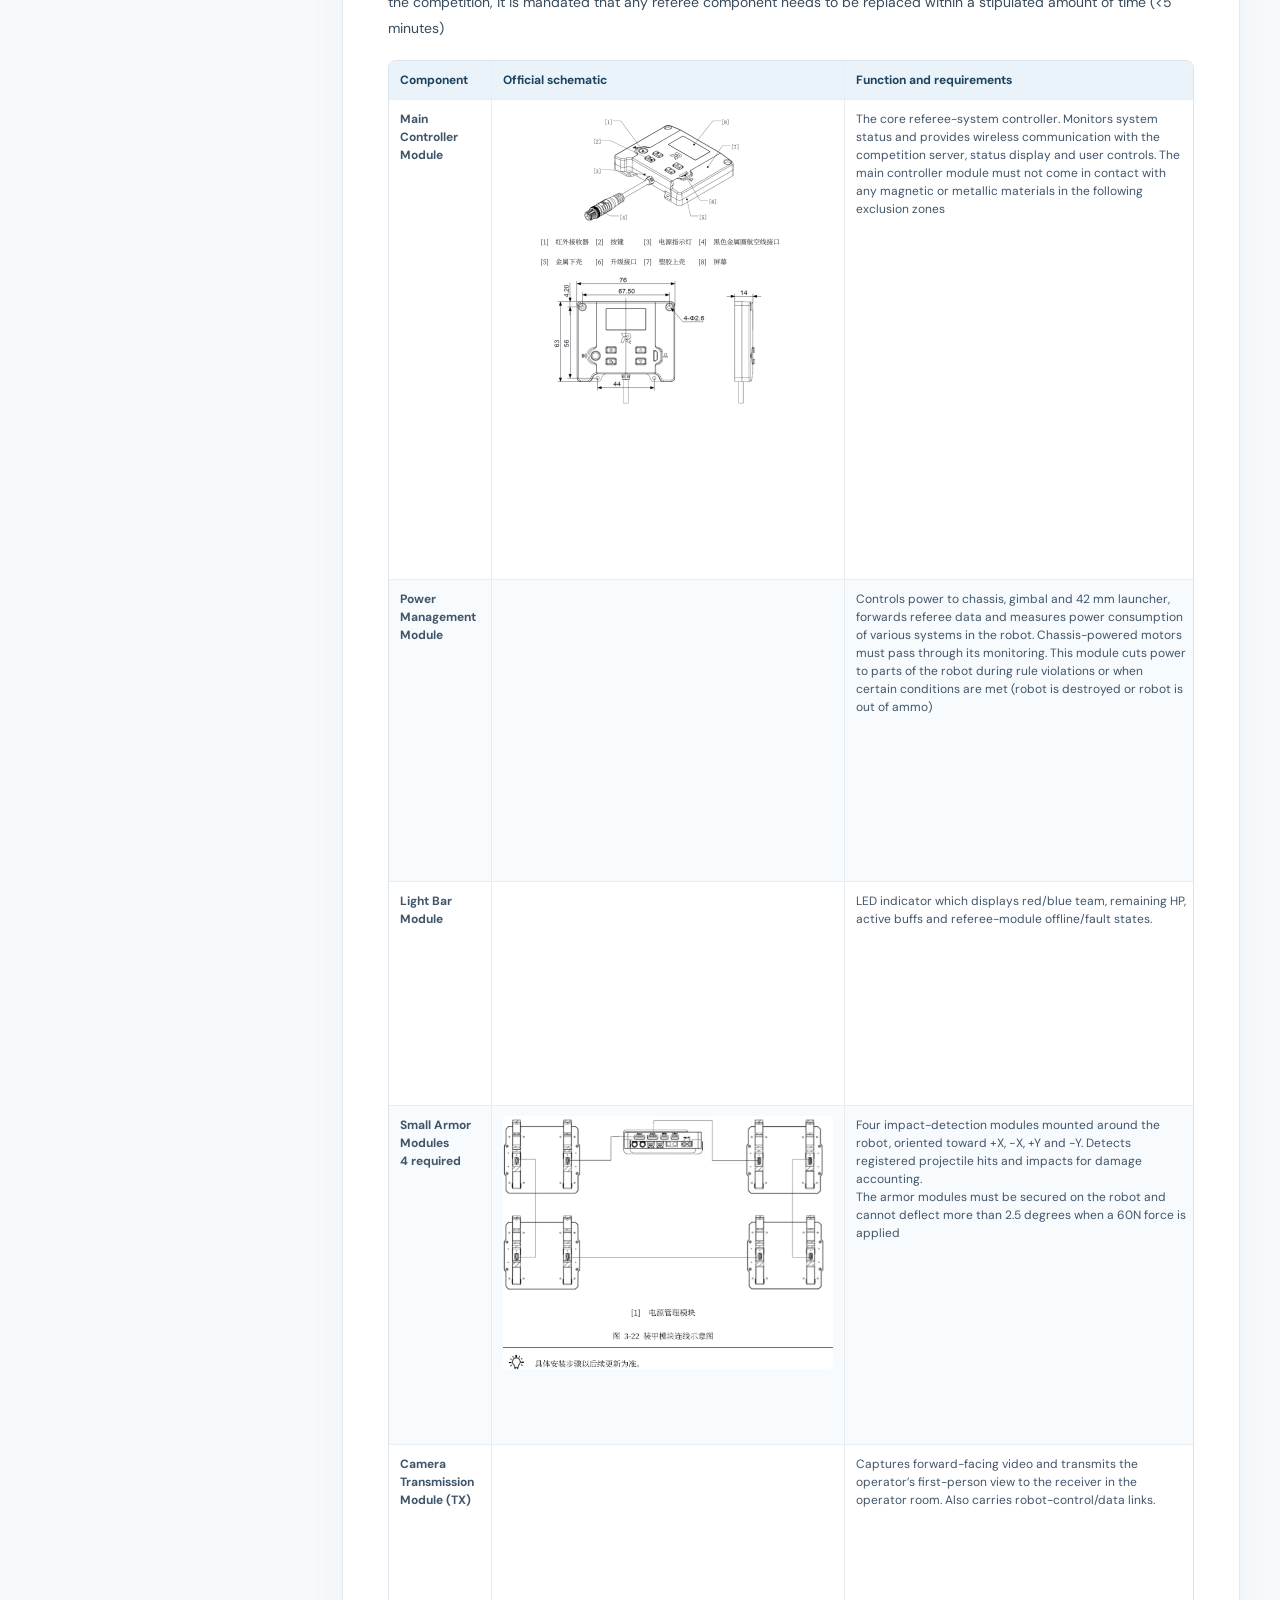
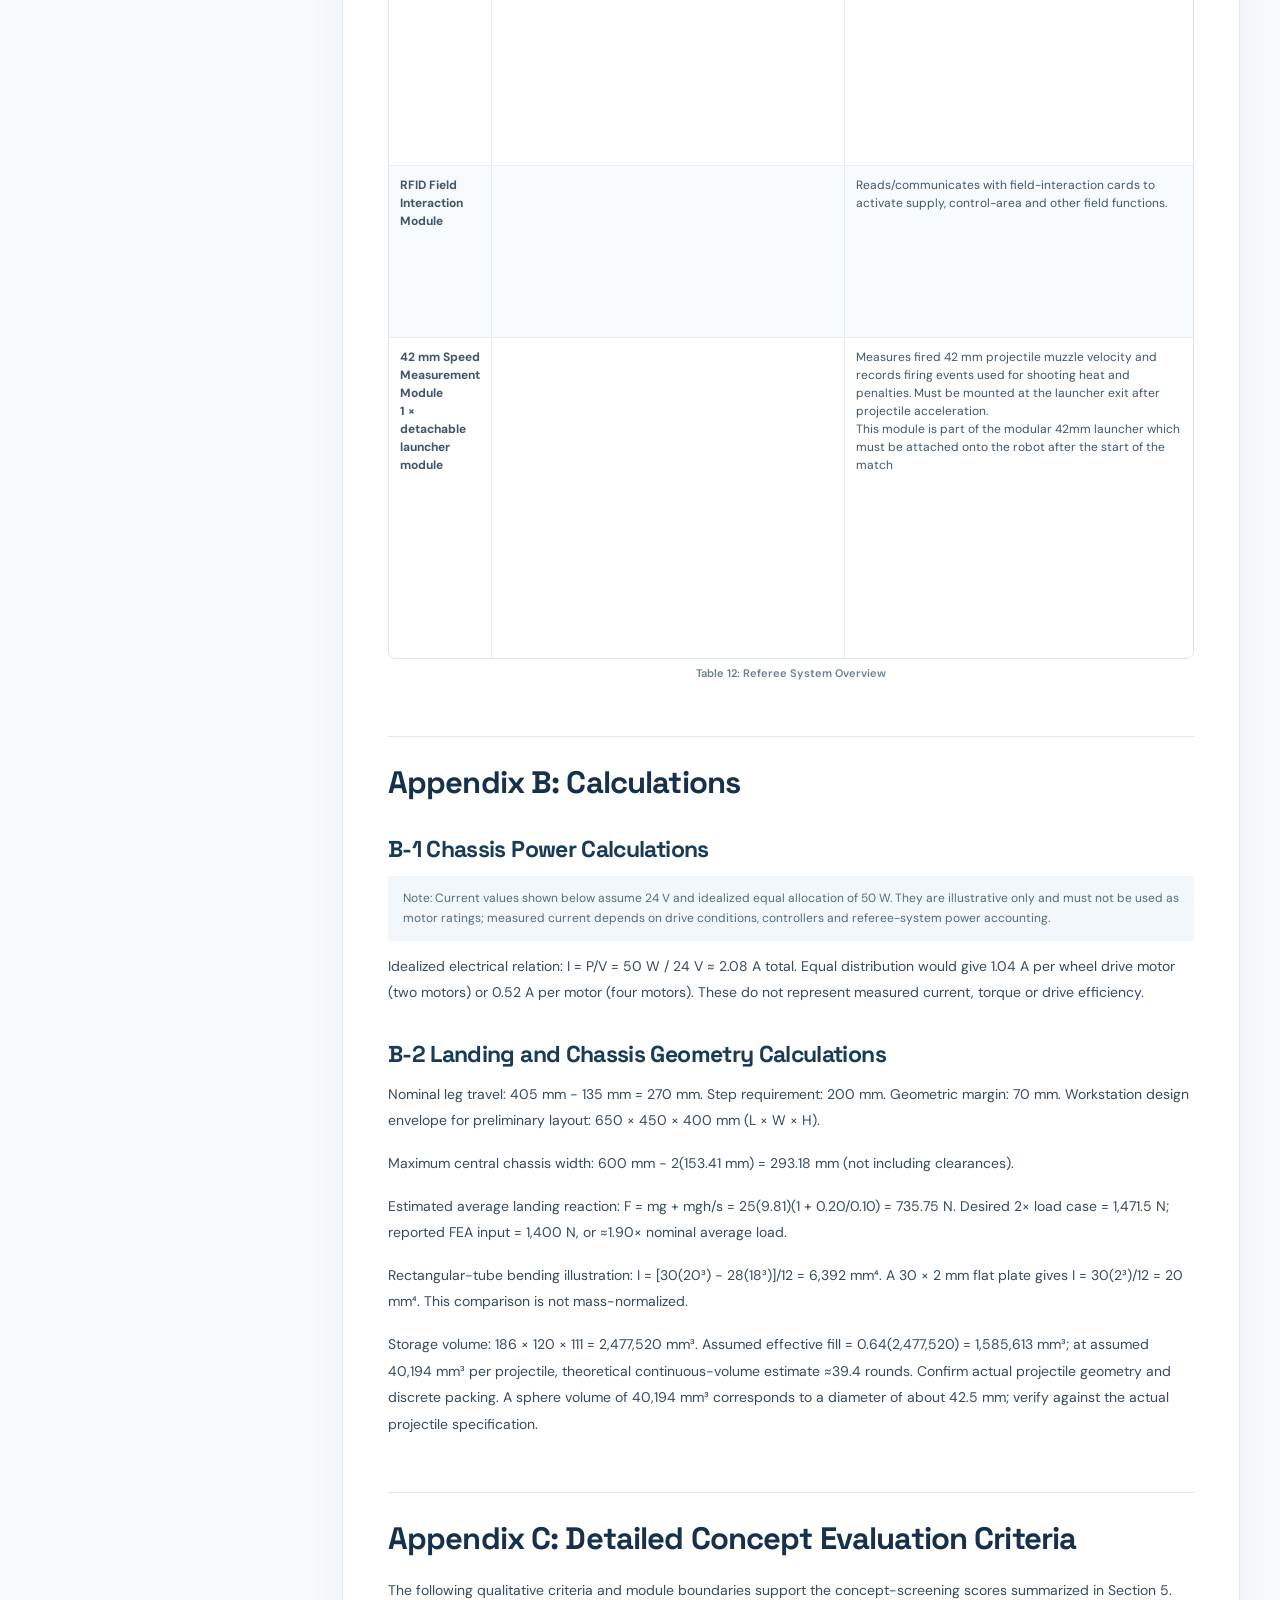
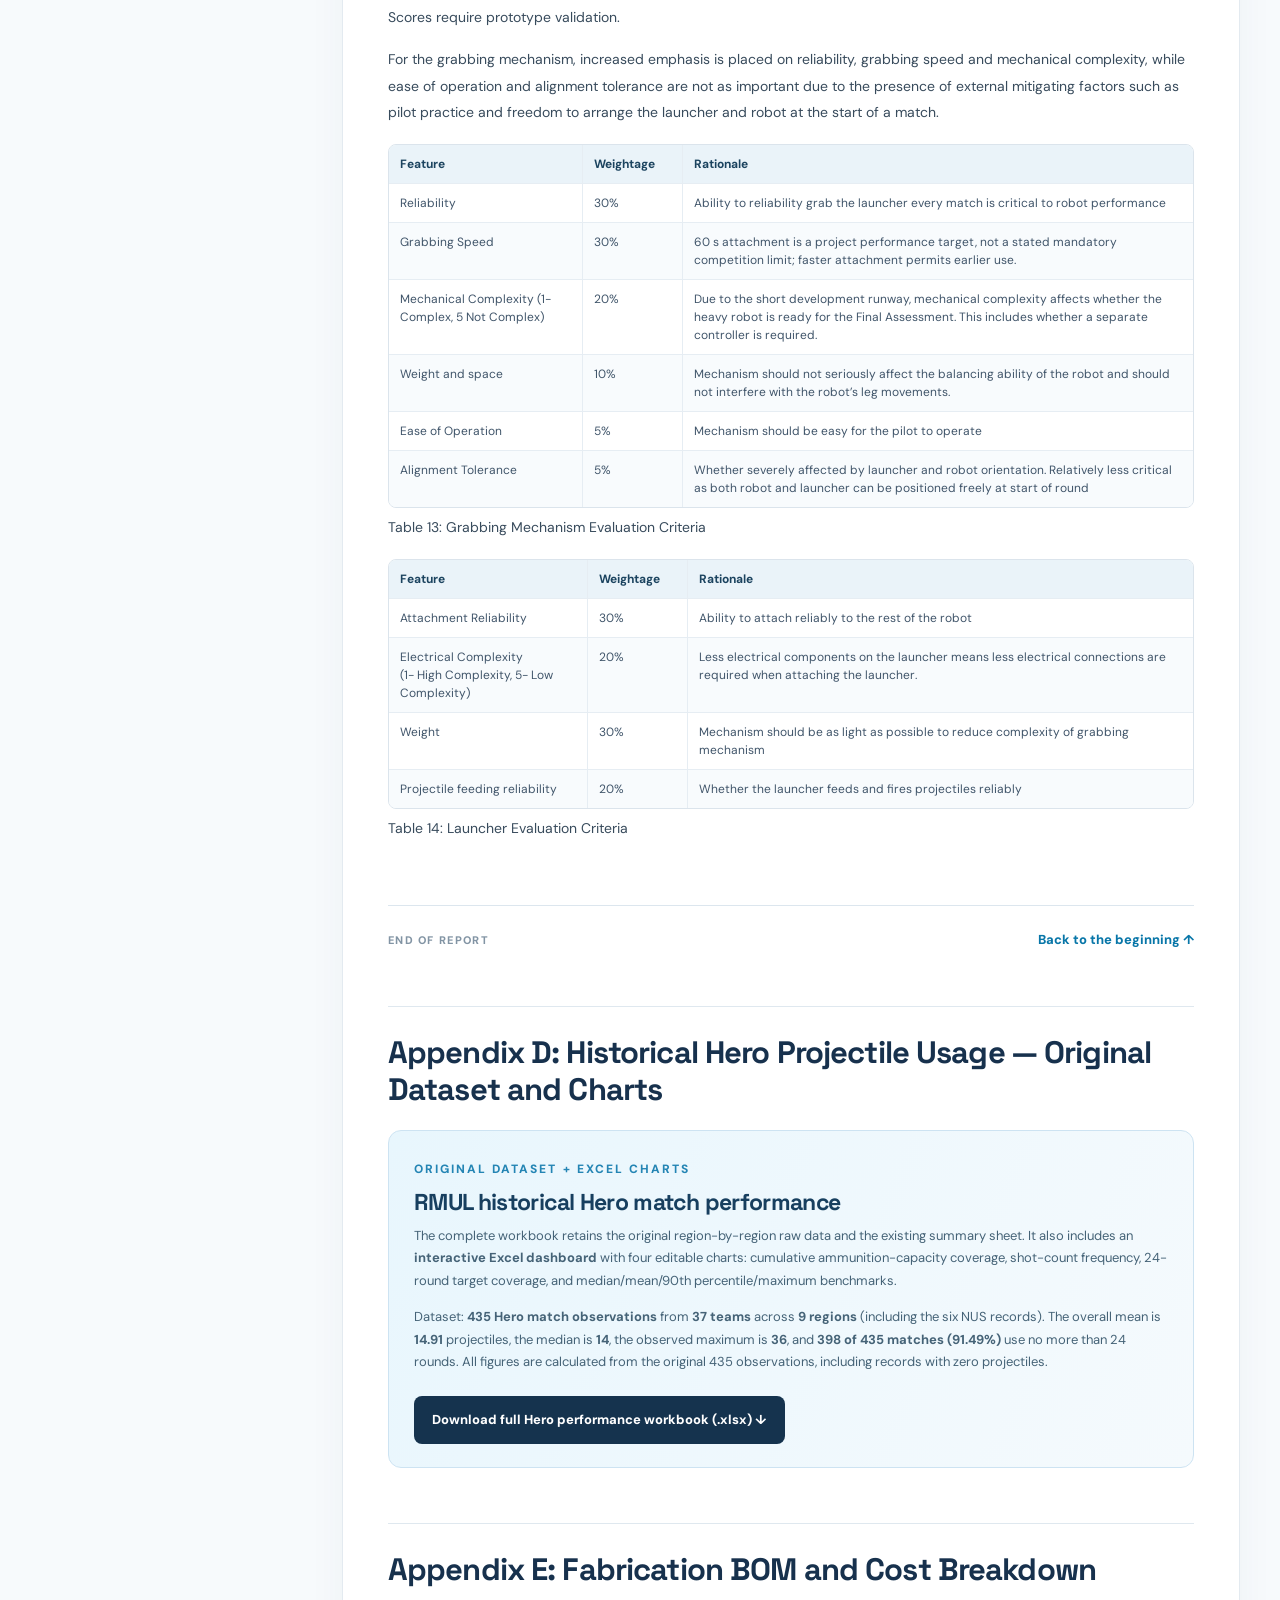
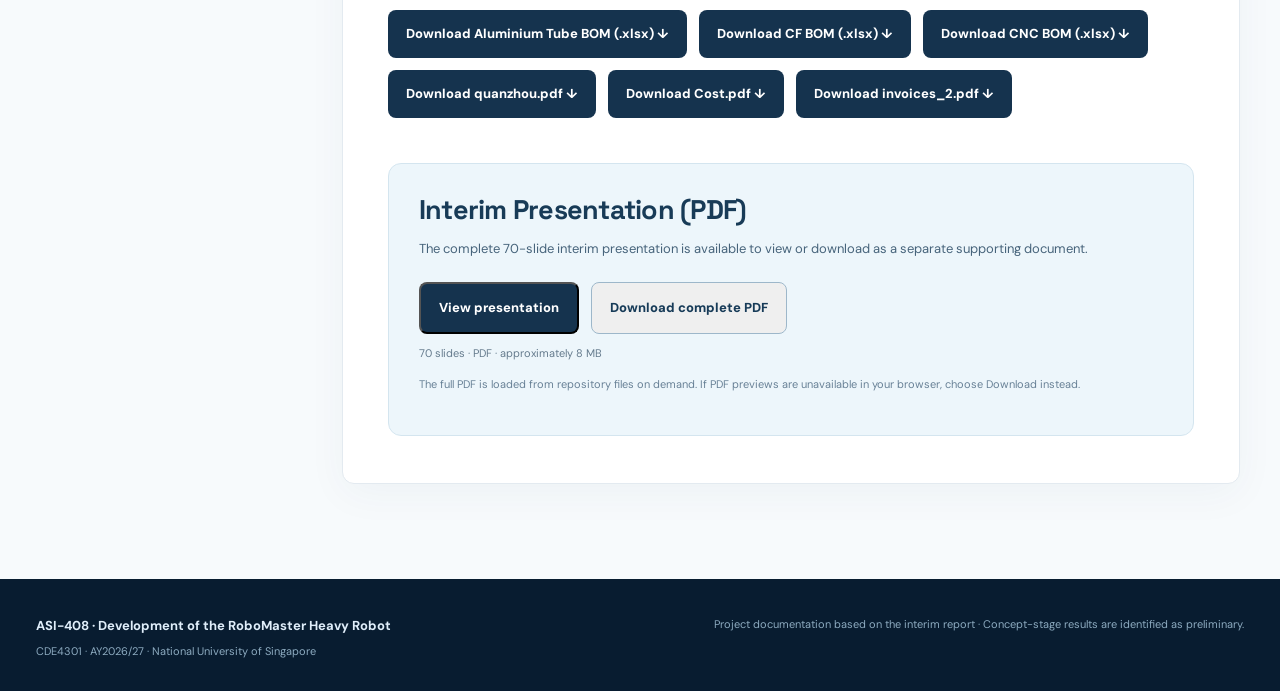
<file: interim-report/appendices.html>
<!DOCTYPE html>

<html lang="en"><head><meta charset="utf-8"/><meta content="width=device-width, initial-scale=1" name="viewport"/>
<meta content="ASI-408 / CDE4301 interim report for the RoboMaster Heavy Robot development project, NUS AY2026/27." name="description"/>
<meta content="#0b1c31" name="theme-color"/>
<title>References &amp; Technical Appendices · ASI-408 Heavy Robot | CDE4301</title>
<link href="../styles.css" rel="stylesheet"/>
<link href="../favicon.svg" rel="icon" type="image/svg+xml"/>
</head><body><header class="site-header"><div class="nav-inner"><a class="brand" href="../index.html"><span class="brand-symbol brand-logo-slot"><img src="../assets/branding/site-logo.png" alt="" onload="this.parentElement.classList.add('has-custom-logo')" onerror="this.remove()"><span class="brand-fallback">A</span></span><span class="brand-title">ASI-408 <small>CDE4301 / HEAVY ROBOT</small></span></a><button aria-controls="primary-navigation" aria-expanded="false" aria-label="Open navigation" class="menu-toggle">☰</button><nav aria-label="Main navigation" class="primary-nav" id="primary-navigation"><a class="" href="../index.html">Home</a><a class="" href="../interim-report/index.html">Report</a><a class="" href="../interim-report/design.html">Design</a><a class="" href="../interim-report/progress.html">Semester 1</a><a class="active" href="../interim-report/appendices.html">References</a></nav></div></header>
<main class="report-shell"><section class="report-banner"><div class="breadcrumbs"><a href="../index.html">Project overview</a><span>›</span><span>Interim Report</span><span>›</span><strong>References &amp; Technical Appendices</strong></div><div class="small-kicker">04 / SUPPORTING</div><h1>References &amp; Technical Appendices</h1><p>IEEE references, supplementary competition mechanics, calculations, and concept evaluation criteria.</p></section>
<div class="report-grid"><aside class="report-aside"><div class="sidebar-sticky"><p class="aside-kicker">DOCUMENT CHAPTERS</p><nav aria-label="Report chapter pages" class="chapter-pages"><a class="" href="index.html"><span>01</span> Project Context &amp; Requirements</a><a class="" href="design.html"><span>02</span> Design Thinking &amp; Concept Selection</a><a class="" href="progress.html"><span>03</span> Semester 1 Engineering Progress</a><a class="active" href="appendices.html"><span>04</span> References &amp; Technical Appendices</a></nav><p class="aside-kicker onpage-title">ON THIS PAGE</p><nav aria-label="Page table of contents" class="local-toc"><ol><li class="toc-1"><a href="#9-references">9. References</a></li><li class="toc-1"><a href="#appendix-a-competition-background-supplement">Appendix A: Competition Background Supplement</a></li><li class="toc-2"><a href="#a-1-game-mechanics">A-1 Game Mechanics</a></li><li class="toc-2"><a href="#a-2-projectiles">A-2 Projectiles</a></li><li class="toc-2"><a href="#a-3-referee-system-overview">A-3 Referee System Overview</a></li><li class="toc-1"><a href="#appendix-b-calculations">Appendix B: Calculations</a></li><li class="toc-2"><a href="#b-1-chassis-power-calculations">B-1 Chassis Power Calculations</a></li><li class="toc-2"><a href="#b-2-landing-and-chassis-geometry-calculations">B-2 Landing and Chassis Geometry Calculations</a></li><li class="toc-1"><a href="#appendix-c-detailed-concept-evaluation-criteria">Appendix C: Detailed Concept Evaluation Criteria</a></li><li class="toc-1"><a href="#appendix-d-historical-hero-performance">Appendix D: Historical Hero Performance</a></li><li class="toc-1"><a href="#appendix-e-fabrication-bom-cost-breakdown">Appendix E: Fabrication BOM and Cost Breakdown</a></li></ol></nav><a class="back-home" href="../index.html">← Return to project overview</a></div></aside>
<article class="report-content">
<section class="chapter" id="9-references"><h2>9. References</h2></section><p class="note-line">The source numbering follows the original written report. Sources <a class="cite-link" href="#ref-9">[9]</a> and <a class="cite-link" href="#ref-10">[10]</a> are earlier student portfolios used only as examples of project documentation. Source <a class="cite-link" href="#ref-8">[8]</a> is additional background footage, not validation of ASI-408 performance.</p><p class="reference-entry" id="ref-1">[1] RoboMaster Organizing Committee, <em>RoboMaster 2027 机甲大师高校联盟赛比赛规则手册</em> (RMUL Competition Rules Manual), ver. 1.0.0. DJI, Oct. 15, 2026. <a href="https://bbs.robomaster.com/wiki/20204847" rel="noopener noreferrer" target="_blank">RoboMaster official resource centre</a></p><p class="reference-entry" id="ref-2">[2] RoboMaster Organizing Committee, <em>RoboMaster 2027 机甲大师高校系列赛机器人制作规范手册</em> (Robot Construction Specifications Manual), ver. 1.0.0. DJI, Oct. 15, 2026. <a href="https://bbs.robomaster.com/wiki/20204847" rel="noopener noreferrer" target="_blank">RoboMaster official resource centre</a></p><p class="reference-entry" id="ref-3">[3] RoboMaster Organizing Committee, <em>RoboMaster 2027 机甲大师高校联盟赛参赛手册</em> (RMUL Participation Manual), ver. 1.0.0. DJI, Oct. 15, 2026. <a href="https://bbs.robomaster.com/wiki/20204847" rel="noopener noreferrer" target="_blank">RoboMaster official resource centre</a></p><p class="reference-entry" id="ref-4">[4] RoboMaster Organizing Committee, <em>RoboMaster 2026 机甲大师高校联盟赛比赛规则手册</em> (RMUL Competition Rules Manual), ver. 1.2.0. DJI, Jan. 9, 2026. <a href="https://bbs.robomaster.com/wiki/20204847/809872" rel="noopener noreferrer" target="_blank">RoboMaster official resource centre</a></p><p class="reference-entry" id="ref-5">[5] RoboMaster Organizing Committee, <em>RoboMaster 2026 机甲大师高校系列赛机器人制作规范手册</em> (Robot Construction Specifications Manual), ver. 1.3.0. DJI, Feb. 9, 2026. <a href="https://bbs.robomaster.com/wiki/20204847/809872" rel="noopener noreferrer" target="_blank">RoboMaster official resource centre</a></p><p class="reference-entry" id="ref-6">[6] RoboMaster Organizing Committee, “RoboMaster 2026 高校系列赛规则答疑公示面板” (2026 University Series Rules Q&amp;A), Qingflow, response ID 799027037. [Online]. Available: <a href="https://qingflow.com/appView/fpckalpss002/shareView/fpckam8gs001?applyId=799027037" rel="noopener noreferrer" target="_blank">https://qingflow.com/appView/fpckalpss002/shareView/fpckam8gs001?applyId=799027037</a> [Accessed: Oct. 27, 2026].</p><p class="reference-entry" id="ref-7">[7] “RoboMaster 3v3 match footage” (video BV1m5AgzeERu), Bilibili, [Online video]. Available: <a href="https://www.bilibili.com/video/BV1m5AgzeERu/" rel="noopener noreferrer" target="_blank">https://www.bilibili.com/video/BV1m5AgzeERu/</a> [Accessed: Oct. 27, 2026].</p><p class="reference-entry" id="ref-8">[8] “Supplementary balancing-robot video” (video BV19ASUBEEhA), Bilibili, [Online video]. Available: <a href="https://www.bilibili.com/video/BV19ASUBEEhA" rel="noopener noreferrer" target="_blank">https://www.bilibili.com/video/BV19ASUBEEhA</a> [Accessed: Oct. 27, 2026].</p><p class="reference-entry" id="ref-9">[9] “Robot Design Report,” ASI-405, GitHub Pages. [Online]. Available: <a href="https://eurekawn.github.io/ASI-405/" rel="noopener noreferrer" target="_blank">https://eurekawn.github.io/ASI-405/</a> [Accessed: Oct. 28, 2026].</p><p class="reference-entry" id="ref-10">[10] “ASI-404: Mobile Manipulator for the IDP Hub,” GitHub Pages. [Online]. Available: <a href="https://jh22zh.github.io/ASI_404/" rel="noopener noreferrer" target="_blank">https://jh22zh.github.io/ASI_404/</a> [Accessed: Oct. 28, 2026].</p><p class="reference-entry" id="ref-11">[11] Shanghai Jiao Tong University Jiaolong Team, “RM2025串联腿平衡步兵机械开源” [RM2025 Serial-Leg Balancing Infantry Robot: Open-Source Mechanical Design], technical report, n.d. (Source file supplied with the project materials.)</p><p class="reference-entry" id="ref-12">[12] H. Sun, “结构件设计流程经验总结” [Summary of Structural Component Design Processes and Experience], Shanghai Jiao Tong University Jiaolong Team, technical report, n.d. (Source file supplied with the project materials.)</p><p class="reference-entry" id="ref-13">[13] L. A. T. Vu, Z. Bi, D. Mueller, and N. Younis, “Modular self-configurable robots—The state of the art,” Actuators, vol. 12, no. 9, Art. no. 361, 2023. doi: <a href="https://doi.org/10.3390/act12090361" rel="noopener noreferrer" target="_blank">10.3390/act12090361</a>.</p><p class="reference-entry" id="ref-14">[14] F. M. Monetti and A. Maffei, “Towards the definition of assembly-oriented modular product architectures: A systematic review,” Research in Engineering Design, vol. 35, pp. 137–169, 2024. doi: <a href="https://doi.org/10.1007/s00163-023-00427-1" rel="noopener noreferrer" target="_blank">10.1007/s00163-023-00427-1</a>.</p><p class="reference-entry" id="ref-15">[15] C. D. Rodin, F. A. de Alcantara Andrade, A. R. Hovenburg, and T. A. Johansen, “A survey of practical design considerations of optical imaging stabilization systems for small unmanned aerial systems,” Sensors, vol. 19, no. 21, Art. no. 4800, 2019. doi: <a href="https://doi.org/10.3390/s19214800" rel="noopener noreferrer" target="_blank">10.3390/s19214800</a>.</p><p class="reference-entry" id="ref-16">[16] J. Zhou, H. Yu, M. He, Y. Zhang, X. Luan, and Y. Liu, “Application-oriented classification and performance analysis of precision linear feed mechanisms for machine tools,” Science Progress, vol. 109, no. 1, 2026. doi: <a href="https://doi.org/10.1177/00368504251410781" rel="noopener noreferrer" target="_blank">10.1177/00368504251410781</a>.</p><p class="reference-entry" id="ref-17">[17] K. Gochev, V. Narayanan, B. Cohen, A. Safonova, and M. Likhachev, “Motion planning for robotic manipulators with independent wrist joints,” in Proc. IEEE Int. Conf. Robotics and Automation (ICRA), 2014, pp. 461–468. doi: <a href="https://doi.org/10.1109/ICRA.2014.6906896" rel="noopener noreferrer" target="_blank">10.1109/ICRA.2014.6906896</a>.</p><p class="reference-entry" id="ref-18">[18] L. Steinle, A. Lechler, M. Neubauer, and A. Verl, “Experimental investigation into the implications of transmission errors for rack-and-pinion drives,” Production Engineering, vol. 16, pp. 453–463, 2022. doi: <a href="https://doi.org/10.1007/s11740-021-01090-y" rel="noopener noreferrer" target="_blank">10.1007/s11740-021-01090-y</a>.</p><p class="reference-entry" id="ref-19">[19] K. Sollmann and M. Jouaneh, “Dynamic modelling of a single-axis belt-drive system,” International Journal of Modelling, Identification and Control, vol. 12, no. 4, pp. 386–394, 2011. doi: <a href="https://doi.org/10.1504/IJMIC.2011.040082" rel="noopener noreferrer" target="_blank">10.1504/IJMIC.2011.040082</a>.</p><p class="reference-entry" id="ref-20">[20] “Serial-leg balancing robot self-recovery demonstration” (video BV1B5411D773), Bilibili, [Online video]. Available: <a href="https://www.bilibili.com/video/BV1B5411D773/" rel="noopener noreferrer" target="_blank">https://www.bilibili.com/video/BV1B5411D773/</a>. [Accessed: Nov. 3, 2026].</p><p class="reference-entry" id="ref-21">[21] “Parallel-leg balancing robot overturning demonstration” (video BV1FJxY6fEEY), Bilibili, [Online video]. Available: <a href="https://www.bilibili.com/video/BV1FJxY6fEEY/" rel="noopener noreferrer" target="_blank">https://www.bilibili.com/video/BV1FJxY6fEEY/</a>. [Accessed: Nov. 3, 2026].</p><p class="reference-entry" id="ref-22">[22] “Serial-leg balancing robot step-climbing demonstration” (video BV1xVP5zyE34), Bilibili, [Online video]. Available: <a href="https://www.bilibili.com/video/BV1xVP5zyE34/" rel="noopener noreferrer" target="_blank">https://www.bilibili.com/video/BV1xVP5zyE34/</a>. [Accessed: Nov. 3, 2026].</p><p class="reference-entry" id="ref-23">[23] “Parallel-leg balancing robot step-climbing demonstration” (video BV1tvZ1YfEoY), Bilibili, [Online video]. Available: <a href="https://www.bilibili.com/video/BV1tvZ1YfEoY/" rel="noopener noreferrer" target="_blank">https://www.bilibili.com/video/BV1tvZ1YfEoY/</a>. [Accessed: Nov. 3, 2026].</p><section class="chapter" id="appendix-a-competition-background-supplement"><h2>Appendix A: Competition Background Supplement</h2></section><h3 class="subsection" id="a-1-game-mechanics">A-1 Game Mechanics</h3><div aria-label="Report comparison table" class="table-scroller" role="region" tabindex="0"><table class="doc-table"><tr><th scope="col"><strong>Parameter</strong></th><th scope="col"><strong>Function</strong></th></tr><tr><td scope="col">Victory Points</td><td scope="col">Key winning factor:<br/>Team to reach 0 first loses. <br/>In group stages victory points taken from opponent is used as tie breaker</td></tr><tr><td scope="col">Gold</td><td scope="col">In game virtual currency used to purchase projectiles. Gold is awarded to teams based on time and victory points</td></tr><tr><td scope="col">HP</td><td scope="col">In game virtual health of each robot. Reduced when armor plate is hit. The robot is “destroyed” for a set time (number of times destroyed x 5 seconds) if HP is reduced to 0.</td></tr><tr><td scope="col">Heat</td><td scope="col">In game virtual parameter to restrict firing rate<br/>Each robot has a specified heat limit, firing projectiles accumulates heat<br/>Exceeding the heat limit results in penalties (Significant HP deduction, cutting of video feed to pilot etc) </td></tr><tr><td scope="col">Cooling</td><td scope="col">In game virtual parameter to reduce heat accumulated (eg. cooling of 38 reduces accumulated heat by 38 per second)</td></tr><tr><td scope="col">Buffs</td><td scope="col">Various mechanisms to provide in-game advantage<br/>Cooling Buff: Increasing cooling by specified percentage<br/>Defensive Buff: Decrease damaged received by specified percentage<br/>Invincibility: Immune to all damage</td></tr></table></div><p class="caption">Table 10: Game mechanism overview <a aria-label="Reference 1" class="cite-link" href="#ref-1">[1, pp. 36–38]</a>, <a aria-label="Reference 4" class="cite-link" href="#ref-4">[4, pp. 34–35]</a>.</p><h3 class="subsection" id="a-2-projectiles">A-2 Projectiles</h3><p class="body-copy">There are 2 types of in-game projectiles, a 17mm projectile and a 42mm projectile. Projectiles can be purchased with in-game gold which is awarded to teams based on competition time and remaining victory points.</p><div aria-label="Report comparison table" class="table-scroller" role="region" tabindex="0"><table class="doc-table"><tr><th scope="col"><strong>17mm Projectile</strong></th><th scope="col"><strong>42mm Projectile</strong></th></tr><tr><td scope="col"><a aria-label="Open full resolution figure" class="figure-link" href="../assets/report-figures/image16.webp" target="_blank"><img alt="Embedded report figure" decoding="async" loading="lazy" src="../assets/report-figures/image16.webp"/></a></td><td scope="col"><a aria-label="Open full resolution figure" class="figure-link" href="../assets/report-figures/image7.webp" target="_blank"><img alt="Embedded report figure" decoding="async" loading="lazy" src="../assets/report-figures/image7.webp"/></a></td></tr><tr><td scope="col"><strong>Weight:</strong> 3.2g<br/><strong>Damage:</strong> 20 HP<br/><strong>Cost:</strong> 10 rounds for 10 Gold<br/><strong>Heat:</strong> 10 per projectile fired</td><td scope="col"><strong>Weight:</strong> 41g<br/><strong>Damage:</strong> 200 HP<br/><strong>Cost:</strong> 1 round for 10 Gold<br/><strong>Heat:</strong> 100 per projectile fired</td></tr></table></div><p class="caption">Table 11: Projectiles Overview</p><h3 class="subsection" id="a-3-referee-system-overview">A-3 Referee System Overview</h3><p class="body-copy">The competition stipulates that all robots must install the following referee system components in order to ensure compliance with all stipulated rules and for the game mechanism to function as intended. To avoid schedule delays during the competition, it is mandated that any referee component needs to be replaced within a stipulated amount of time (&lt;5 minutes) </p><div aria-label="Report comparison table" class="table-scroller" role="region" tabindex="0"><table class="doc-table"><tr><th scope="col"><strong>Component </strong></th><th scope="col"><strong>Official schematic</strong></th><th scope="col"><strong>Function and requirements</strong></th></tr><tr><td scope="col"><strong>Main Controller Module</strong></td><td scope="col"><a aria-label="Open full resolution figure" class="figure-link" href="../assets/report-figures/image8.webp" target="_blank"><img alt="Embedded report figure" decoding="async" loading="lazy" src="../assets/report-figures/image8.webp"/></a></td><td scope="col">The core referee-system controller. Monitors system status and provides wireless communication with the competition server, status display and user controls. The main controller module must not come in contact with any magnetic or metallic materials in the following exclusion zones<br/><a aria-label="Open full resolution figure" class="figure-link" href="../assets/report-figures/image23.webp" target="_blank"><img alt="Embedded report figure" decoding="async" loading="lazy" src="../assets/report-figures/image23.webp"/></a><a aria-label="Open full resolution figure" class="figure-link" href="../assets/report-figures/image24.webp" target="_blank"><img alt="Embedded report figure" decoding="async" loading="lazy" src="../assets/report-figures/image24.webp"/></a></td></tr><tr><td scope="col"><strong>Power Management Module</strong></td><td scope="col"><a aria-label="Open full resolution figure" class="figure-link" href="../assets/report-figures/image5.webp" target="_blank"><img alt="Embedded report figure" decoding="async" loading="lazy" src="../assets/report-figures/image5.webp"/></a></td><td scope="col">Controls power to chassis, gimbal and 42 mm launcher, forwards referee data and measures power consumption of various systems in the robot. Chassis-powered motors must pass through its monitoring. This module cuts power to parts of the robot during rule violations or when certain conditions are met (robot is destroyed or robot is out of ammo)</td></tr><tr><td scope="col"><strong>Light Bar Module</strong></td><td scope="col"><a aria-label="Open full resolution figure" class="figure-link" href="../assets/report-figures/image4.webp" target="_blank"><img alt="Embedded report figure" decoding="async" loading="lazy" src="../assets/report-figures/image4.webp"/></a></td><td scope="col">LED indicator which displays red/blue team, remaining HP, active buffs and referee-module offline/fault states. </td></tr><tr><td scope="col"><strong>Small Armor Modules</strong><br/><strong>4 required</strong></td><td scope="col"><a aria-label="Open full resolution figure" class="figure-link" href="../assets/report-figures/image1.webp" target="_blank"><img alt="Embedded report figure" decoding="async" loading="lazy" src="../assets/report-figures/image1.webp"/></a></td><td scope="col">Four impact-detection modules mounted around the robot, oriented toward +X, −X, +Y and −Y. Detects registered projectile hits and impacts for damage accounting. <br/>The armor modules must be secured on the robot and cannot deflect  more than 2.5 degrees when a 60N force is applied<br/><a aria-label="Open full resolution figure" class="figure-link" href="../assets/report-figures/image39.webp" target="_blank"><img alt="Embedded report figure" decoding="async" loading="lazy" src="../assets/report-figures/image39.webp"/></a></td></tr><tr><td scope="col"><strong>Camera Transmission Module (TX)</strong></td><td scope="col"><a aria-label="Open full resolution figure" class="figure-link" href="../assets/report-figures/image10.webp" target="_blank"><img alt="Embedded report figure" decoding="async" loading="lazy" src="../assets/report-figures/image10.webp"/></a></td><td scope="col">Captures forward-facing video and transmits the operator’s first-person view to the receiver in the operator room. Also carries robot-control/data links. </td></tr><tr><td scope="col"><strong>RFID Field Interaction Module</strong></td><td scope="col"><a aria-label="Open full resolution figure" class="figure-link" href="../assets/report-figures/image11.webp" target="_blank"><img alt="Embedded report figure" decoding="async" loading="lazy" src="../assets/report-figures/image11.webp"/></a></td><td scope="col">Reads/communicates with field-interaction cards to activate supply, control-area and other field functions. </td></tr><tr><td scope="col"><strong>42 mm Speed Measurement Module</strong><br/><strong>1 × detachable launcher module</strong></td><td scope="col"><a aria-label="Open full resolution figure" class="figure-link" href="../assets/report-figures/image35.webp" target="_blank"><img alt="Embedded report figure" decoding="async" loading="lazy" src="../assets/report-figures/image35.webp"/></a></td><td scope="col">Measures fired 42 mm projectile muzzle velocity and records firing events used for shooting heat and penalties. Must be mounted at the launcher exit after projectile acceleration.<br/>This module is part of the modular 42mm launcher which must be attached onto the robot after the start of the match</td></tr></table></div><p class="caption">Table 12: Referee System Overview</p><section class="chapter" id="appendix-b-calculations"><h2>Appendix B: Calculations</h2></section><h3 class="subsection" id="b-1-chassis-power-calculations">B-1 Chassis Power Calculations</h3><p class="note-line">Note: Current values shown below assume 24 V and idealized equal allocation of 50 W. They are illustrative only and must not be used as motor ratings; measured current depends on drive conditions, controllers and referee-system power accounting.</p><p class="body-copy">Idealized electrical relation: I = P/V = 50 W / 24 V ≈ 2.08 A total. Equal distribution would give 1.04 A per wheel drive motor (two motors) or 0.52 A per motor (four motors). These do not represent measured current, torque or drive efficiency.</p><h3 class="subsection" id="b-2-landing-and-chassis-geometry-calculations">B-2 Landing and Chassis Geometry Calculations</h3><p class="body-copy">Nominal leg travel: 405 mm − 135 mm = 270 mm. Step requirement: 200 mm. Geometric margin: 70 mm. Workstation design envelope for preliminary layout: 650 × 450 × 400 mm (L × W × H).</p><p class="body-copy">Maximum central chassis width: 600 mm − 2(153.41 mm) = 293.18 mm (not including clearances).</p><p class="body-copy">Estimated average landing reaction: F = mg + mgh/s = 25(9.81)(1 + 0.20/0.10) = 735.75 N. Desired 2× load case = 1,471.5 N; reported FEA input = 1,400 N, or ≈1.90× nominal average load.</p><p class="body-copy">Rectangular-tube bending illustration: I = [30(20³) − 28(18³)]/12 = 6,392 mm⁴. A 30 × 2 mm flat plate gives I = 30(2³)/12 = 20 mm⁴. This comparison is not mass-normalized.</p><p class="body-copy">Storage volume: 186 × 120 × 111 = 2,477,520 mm³. Assumed effective fill = 0.64(2,477,520) = 1,585,613 mm³; at assumed 40,194 mm³ per projectile, theoretical continuous-volume estimate ≈39.4 rounds. Confirm actual projectile geometry and discrete packing. A sphere volume of 40,194 mm³ corresponds to a diameter of about 42.5 mm; verify against the actual projectile specification.</p><section class="chapter" id="appendix-c-detailed-concept-evaluation-criteria"><h2>Appendix C: Detailed Concept Evaluation Criteria</h2></section><p class="body-copy">The following qualitative criteria and module boundaries support the concept-screening scores summarized in Section 5. Scores require prototype validation.</p><p class="body-copy">For the grabbing mechanism, increased emphasis is placed on reliability, grabbing speed and mechanical complexity, while ease of operation and alignment tolerance are not as important due to the presence of external mitigating factors such as pilot practice and freedom to arrange the launcher and robot at the start of a match.</p><div aria-label="Report comparison table" class="table-scroller" role="region" tabindex="0"><table class="doc-table"><tr><th scope="col"><strong>Feature</strong></th><th scope="col"><strong>Weightage</strong></th><th scope="col"><strong>Rationale</strong></th></tr><tr><td scope="col">Reliability</td><td scope="col">30%</td><td scope="col">Ability to reliability grab the launcher every match is critical to robot performance</td></tr><tr><td scope="col">Grabbing Speed</td><td scope="col">30%</td><td scope="col">60 s attachment is a project performance target, not a stated mandatory competition limit; faster attachment permits earlier use.</td></tr><tr><td scope="col">Mechanical Complexity (1- Complex, 5 Not Complex)</td><td scope="col">20%</td><td scope="col">Due to the short development runway, mechanical complexity affects whether the heavy robot is ready for the Final Assessment. This includes whether a separate controller is required.</td></tr><tr><td scope="col">Weight and space</td><td scope="col">10%</td><td scope="col">Mechanism should not seriously affect the balancing ability of the robot and should not interfere with the robot’s leg movements.</td></tr><tr><td scope="col">Ease of Operation</td><td scope="col">5%</td><td scope="col">Mechanism should be easy for the pilot to operate</td></tr><tr><td scope="col">Alignment Tolerance</td><td scope="col">5%</td><td scope="col">Whether severely affected by launcher and robot orientation. Relatively less critical as both robot and launcher can be positioned freely at start of round</td></tr></table></div><p class="body-copy">Table 13: Grabbing Mechanism Evaluation Criteria</p><div aria-label="Report comparison table" class="table-scroller" role="region" tabindex="0"><table class="doc-table"><tr><th scope="col"><strong>Feature</strong></th><th scope="col"><strong>Weightage</strong></th><th scope="col"><strong>Rationale</strong></th></tr><tr><td scope="col">Attachment Reliability</td><td scope="col">30%</td><td scope="col">Ability to attach reliably to the rest of the robot</td></tr><tr><td scope="col">Electrical Complexity<br/>(1- High Complexity, 5- Low Complexity)</td><td scope="col">20%</td><td scope="col">Less electrical components on the launcher means less electrical connections are required when attaching the launcher.</td></tr><tr><td scope="col">Weight</td><td scope="col">30%</td><td scope="col">Mechanism should be as light as possible to reduce complexity of grabbing mechanism</td></tr><tr><td scope="col">Projectile feeding reliability</td><td scope="col">20%</td><td scope="col">Whether the launcher feeds and fires projectiles reliably</td></tr></table></div><p class="body-copy">Table 14: Launcher Evaluation Criteria</p>
<nav aria-label="Next report chapter" class="report-next"><span>END OF REPORT</span><a href="index.html">Back to the beginning ↑</a></nav>
<section class="chapter" id="appendix-d-historical-hero-performance"><h2>Appendix D: Historical Hero Projectile Usage — Original Dataset and Charts</h2></section>
<div class="data-download-panel"><span class="small-kicker">ORIGINAL DATASET + EXCEL CHARTS</span>
<h3>RMUL historical Hero match performance</h3>
<p>The complete workbook retains the original region-by-region raw data and the existing summary sheet. It also includes an <strong>interactive Excel dashboard</strong> with four editable charts: cumulative ammunition-capacity coverage, shot-count frequency, 24-round target coverage, and median/mean/90th percentile/maximum benchmarks.</p>
<p>Dataset: <strong>435 Hero match observations</strong> from <strong>37 teams</strong> across <strong>9 regions</strong> (including the six NUS records). The overall mean is <strong>14.91</strong> projectiles, the median is <strong>14</strong>, the observed maximum is <strong>36</strong>, and <strong>398 of 435 matches (91.49%)</strong> use no more than 24 rounds. All figures are calculated from the original 435 observations, including records with zero projectiles.</p>
<a class="button button-dark" download="" href="../assets/data/RMUL_2026_Hero_Performance_Full_435_Charts.xlsx">Download full Hero performance workbook (.xlsx) ↓</a></div>
<section class="chapter" id="appendix-e-fabrication-bom-cost-breakdown"><h2>Appendix E: Fabrication BOM and Cost Breakdown</h2></section>
<div class="presentation-actions fabrication-bom-downloads" aria-label="Download fabrication BOM and cost documents">
<a class="button button-dark" href="../assets/data/Alu%20Tube%20BOM.xlsx" download="Alu Tube BOM.xlsx">Download Aluminium Tube BOM (.xlsx) ↓</a>
<a class="button button-dark" href="../assets/data/CF%20BOM.xlsx" download="CF BOM.xlsx">Download CF BOM (.xlsx) ↓</a>
<a class="button button-dark" href="../assets/data/CNC%20BOM.xlsx" download="CNC BOM.xlsx">Download CNC BOM (.xlsx) ↓</a>
<a class="button button-dark" href="../assets/data/quanzhou.pdf" download="quanzhou.pdf">Download quanzhou.pdf ↓</a>
<a class="button button-dark" href="../assets/data/Cost.pdf" download="Cost.pdf">Download Cost.pdf ↓</a>
<a class="button button-dark" href="../assets/data/invoices_2.pdf" download="invoices_2.pdf">Download invoices_2.pdf ↓</a>
</div>
<section class="presentation-support" id="interim-presentation-pdf"><h2>Interim Presentation (PDF)</h2><p>The complete 70-slide interim presentation is available to view or download as a separate supporting document.</p><div class="presentation-actions"><button class="button button-dark" type="button" data-presentation-action="view">View presentation</button><button class="button button-outline presentation-download" type="button" data-presentation-action="download">Download complete PDF</button></div><p class="presentation-status" role="status" aria-live="polite" id="presentation-status">70 slides · PDF · approximately 8 MB</p><iframe class="presentation-preview" id="presentation-preview" title="ASI-408 interim presentation PDF" hidden loading="lazy"></iframe><p class="presentation-note">The full PDF is loaded from repository files on demand. If PDF previews are unavailable in your browser, choose Download instead.</p></section></article></div></main><footer class="site-footer"><div class="footer-inner"><div><strong>ASI-408 · Development of the RoboMaster Heavy Robot</strong><p>CDE4301 · AY2026/27 · National University of Singapore</p></div><div><p>Project documentation based on the interim report · Concept-stage results are identified as preliminary.</p></div></div></footer><button aria-label="Back to top" class="scroll-top" title="Back to top">↑</button>
<script defer="" src="../site.js"></script></body></html>
</file>
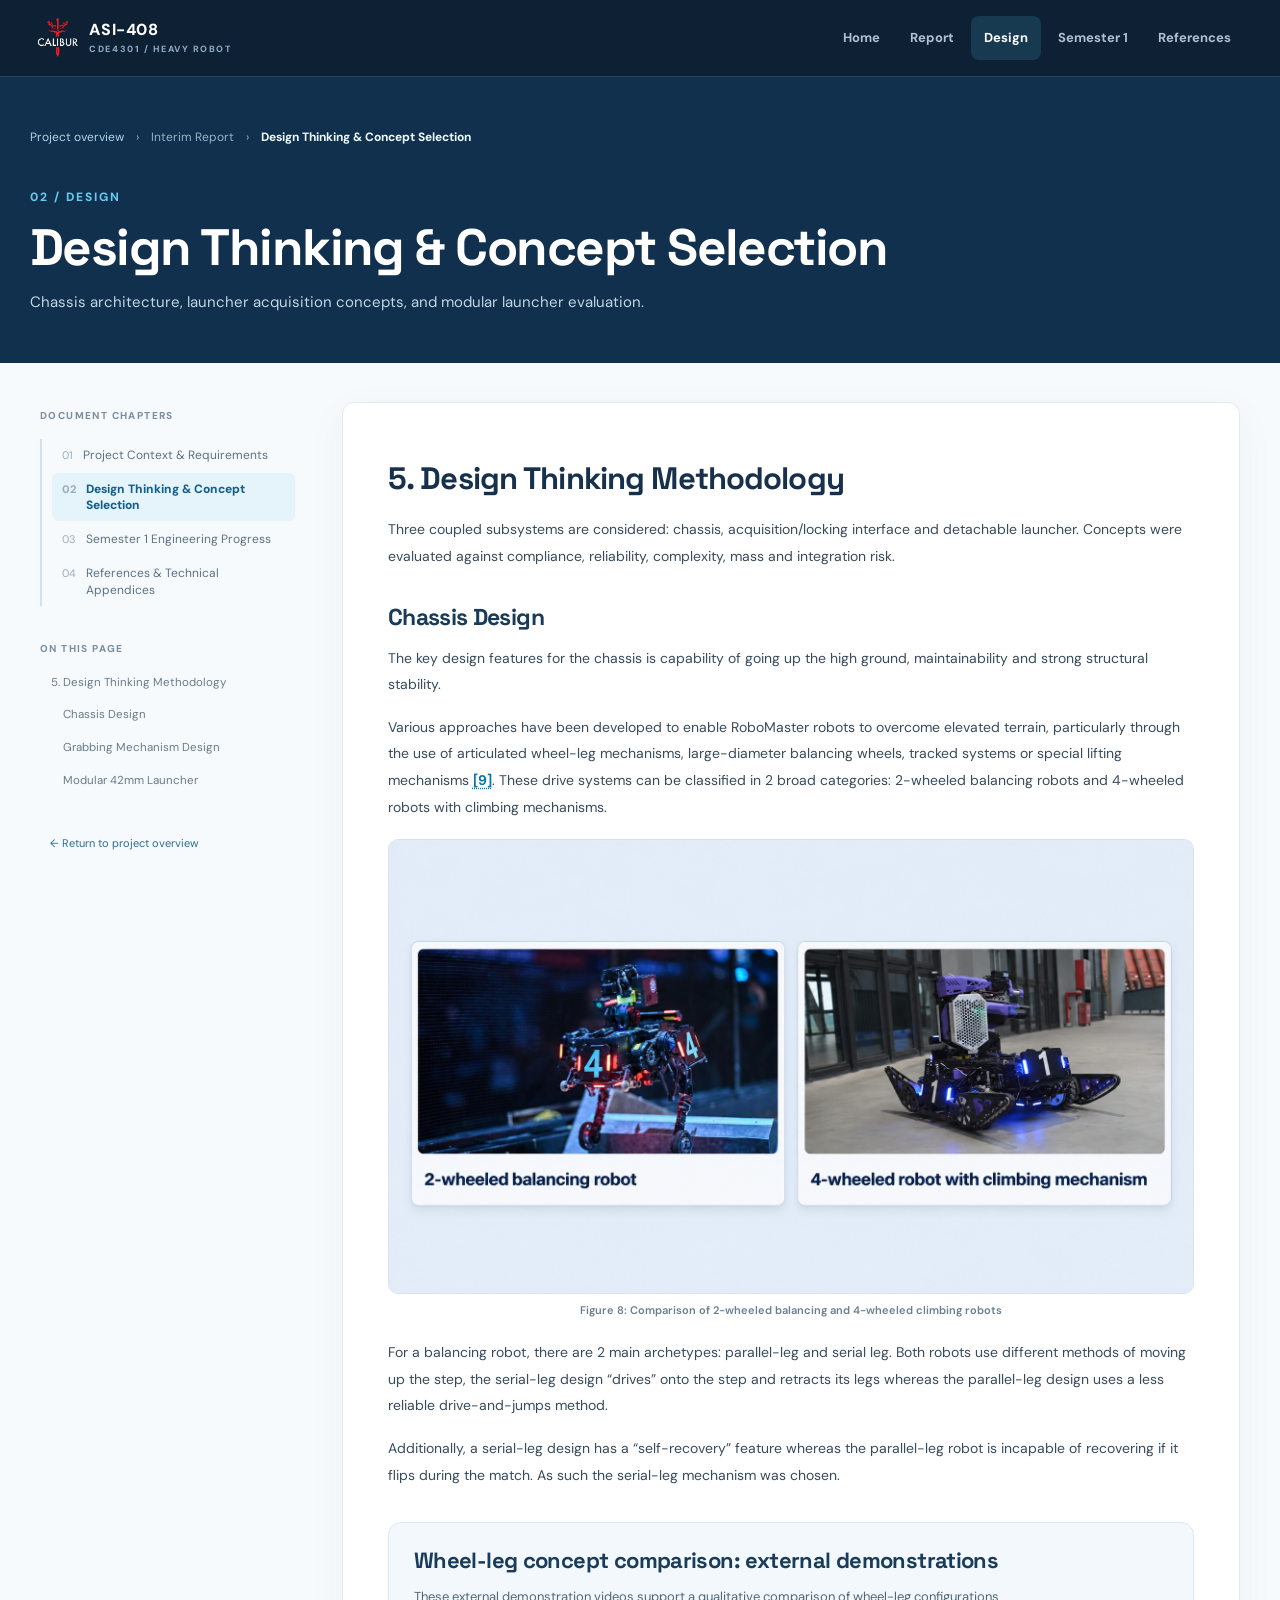
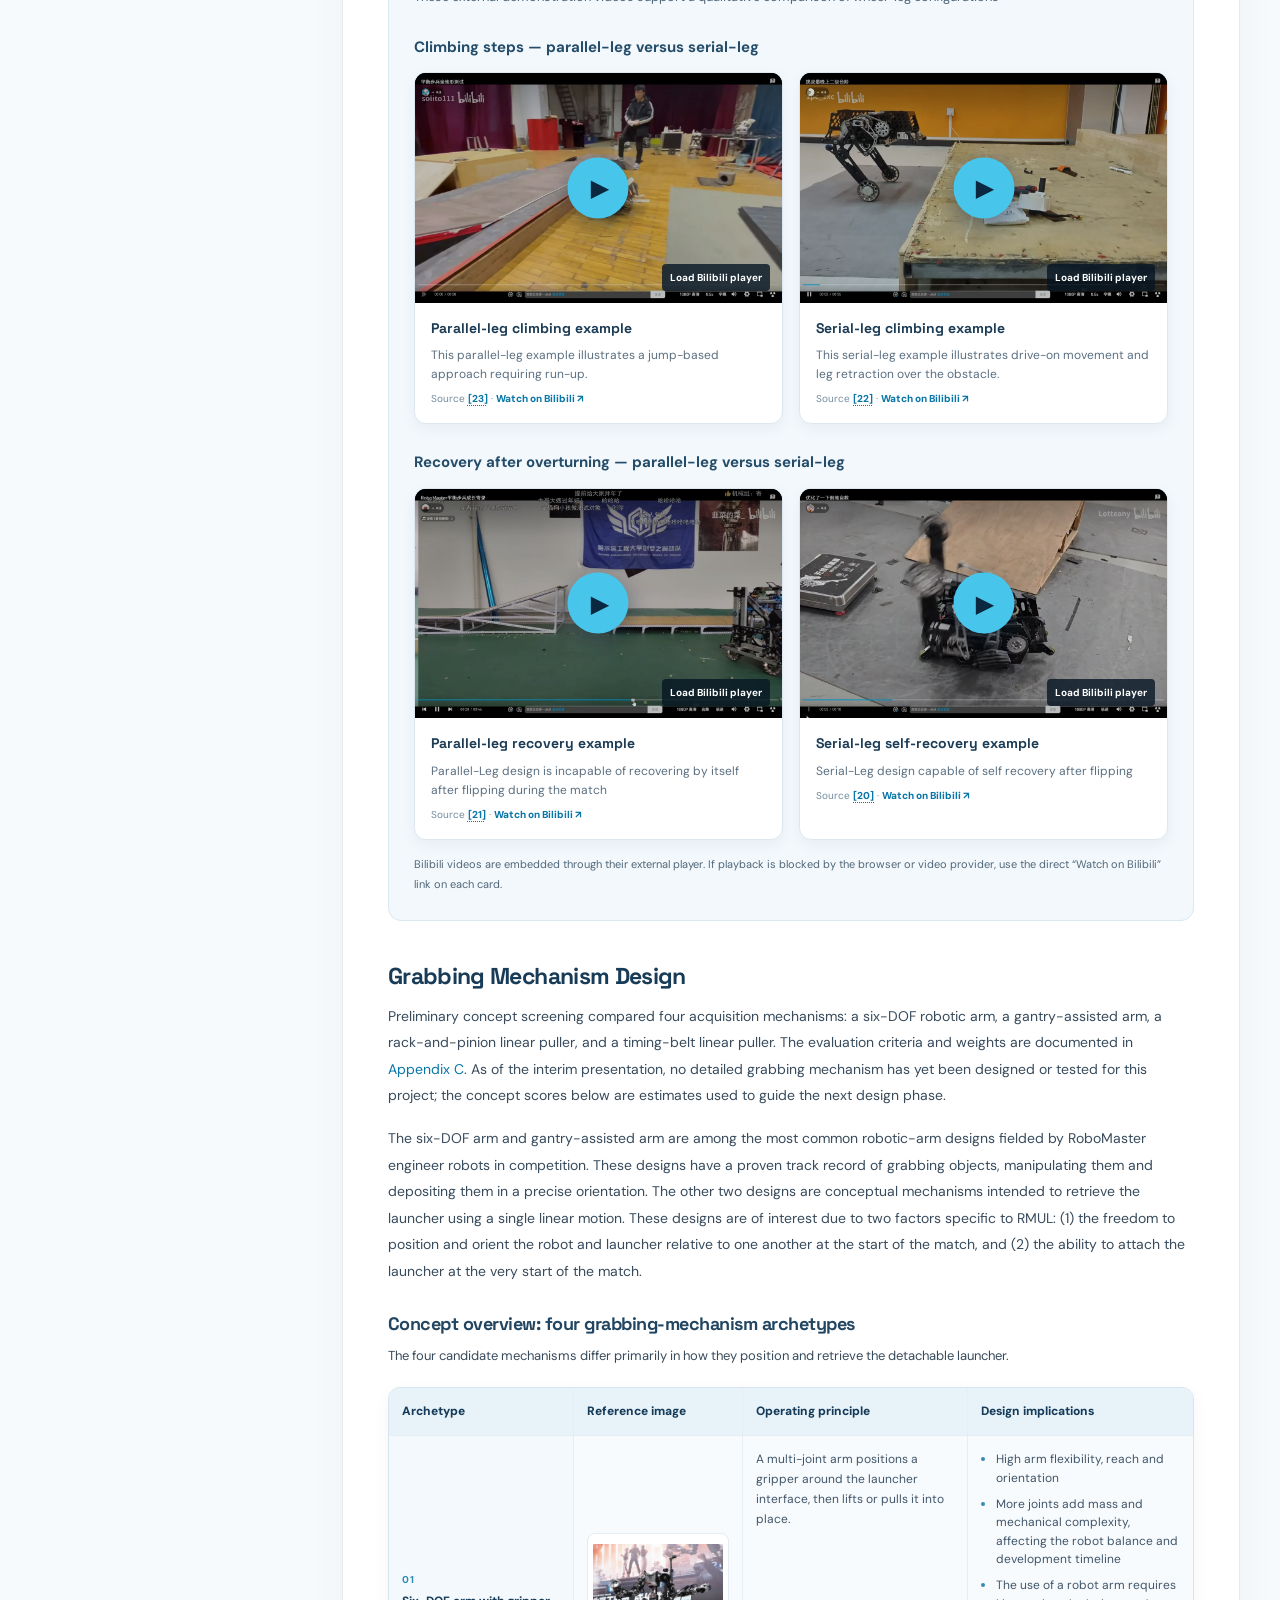
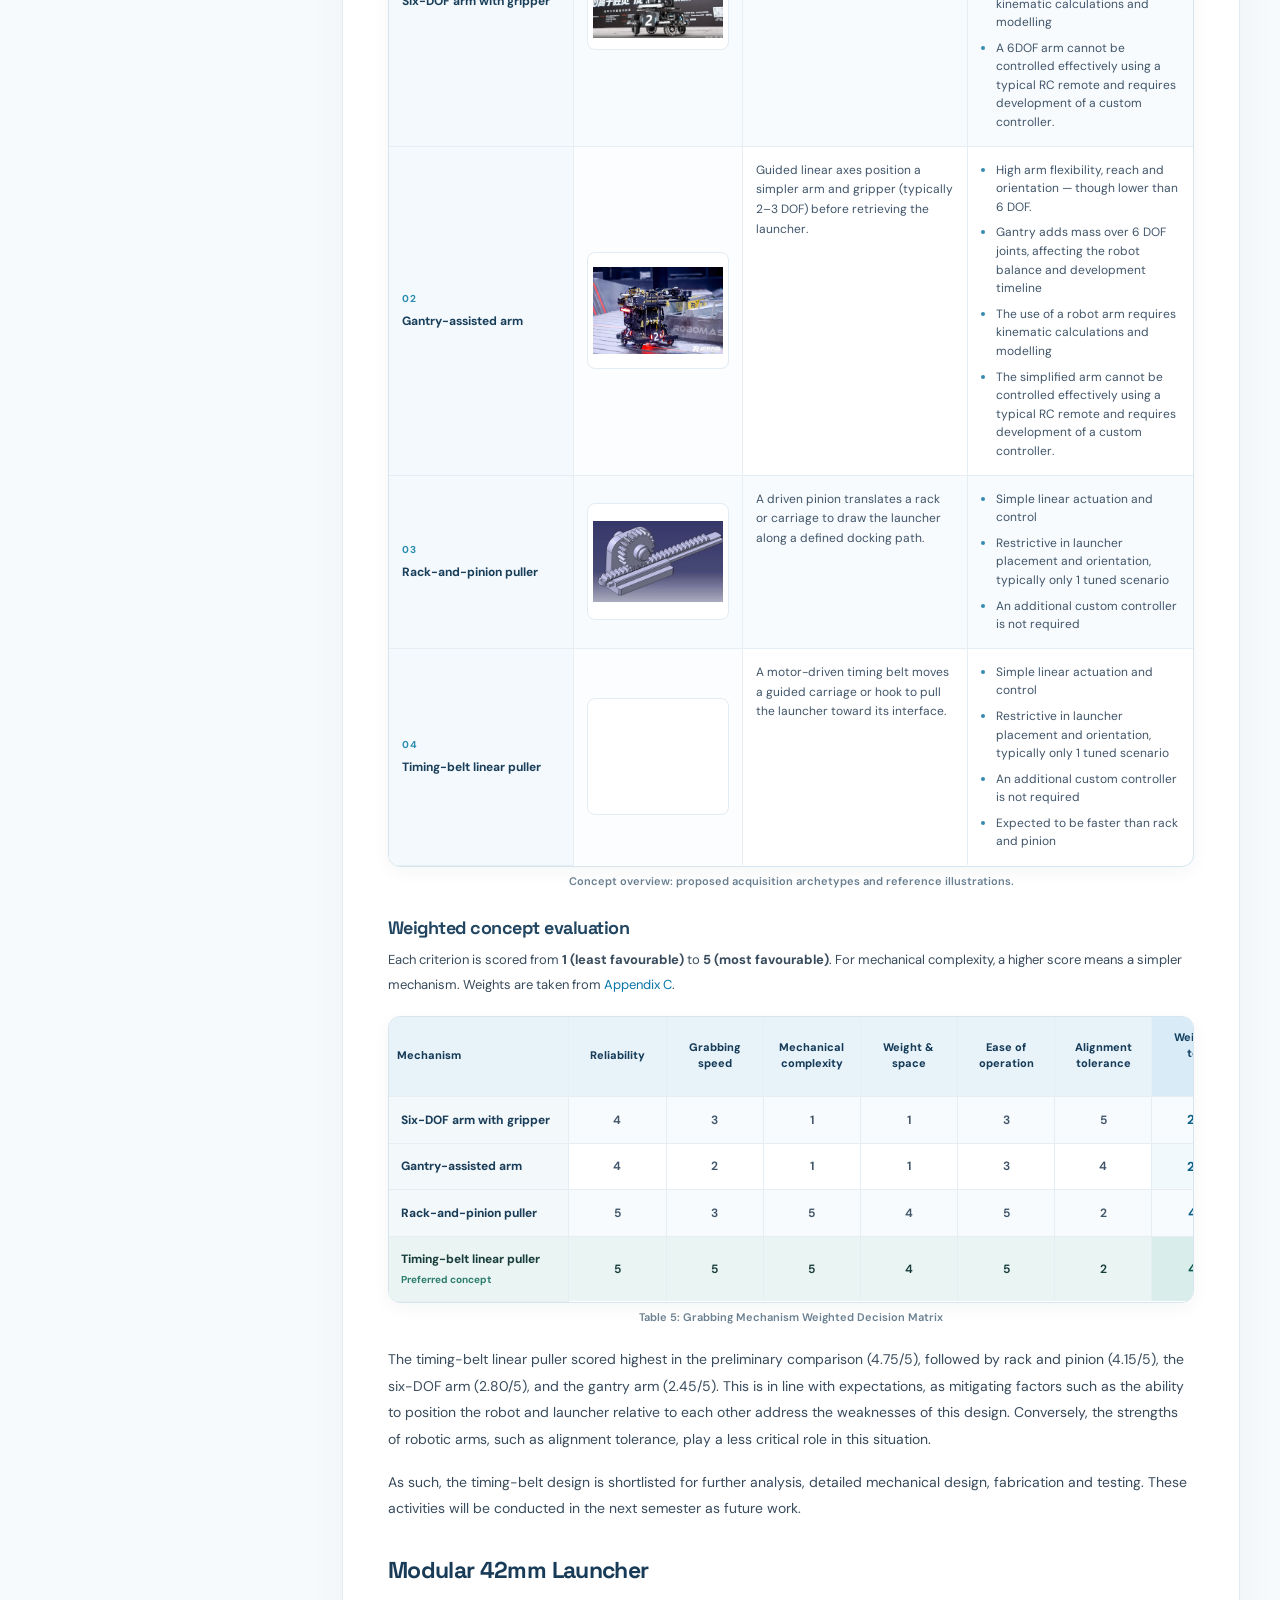
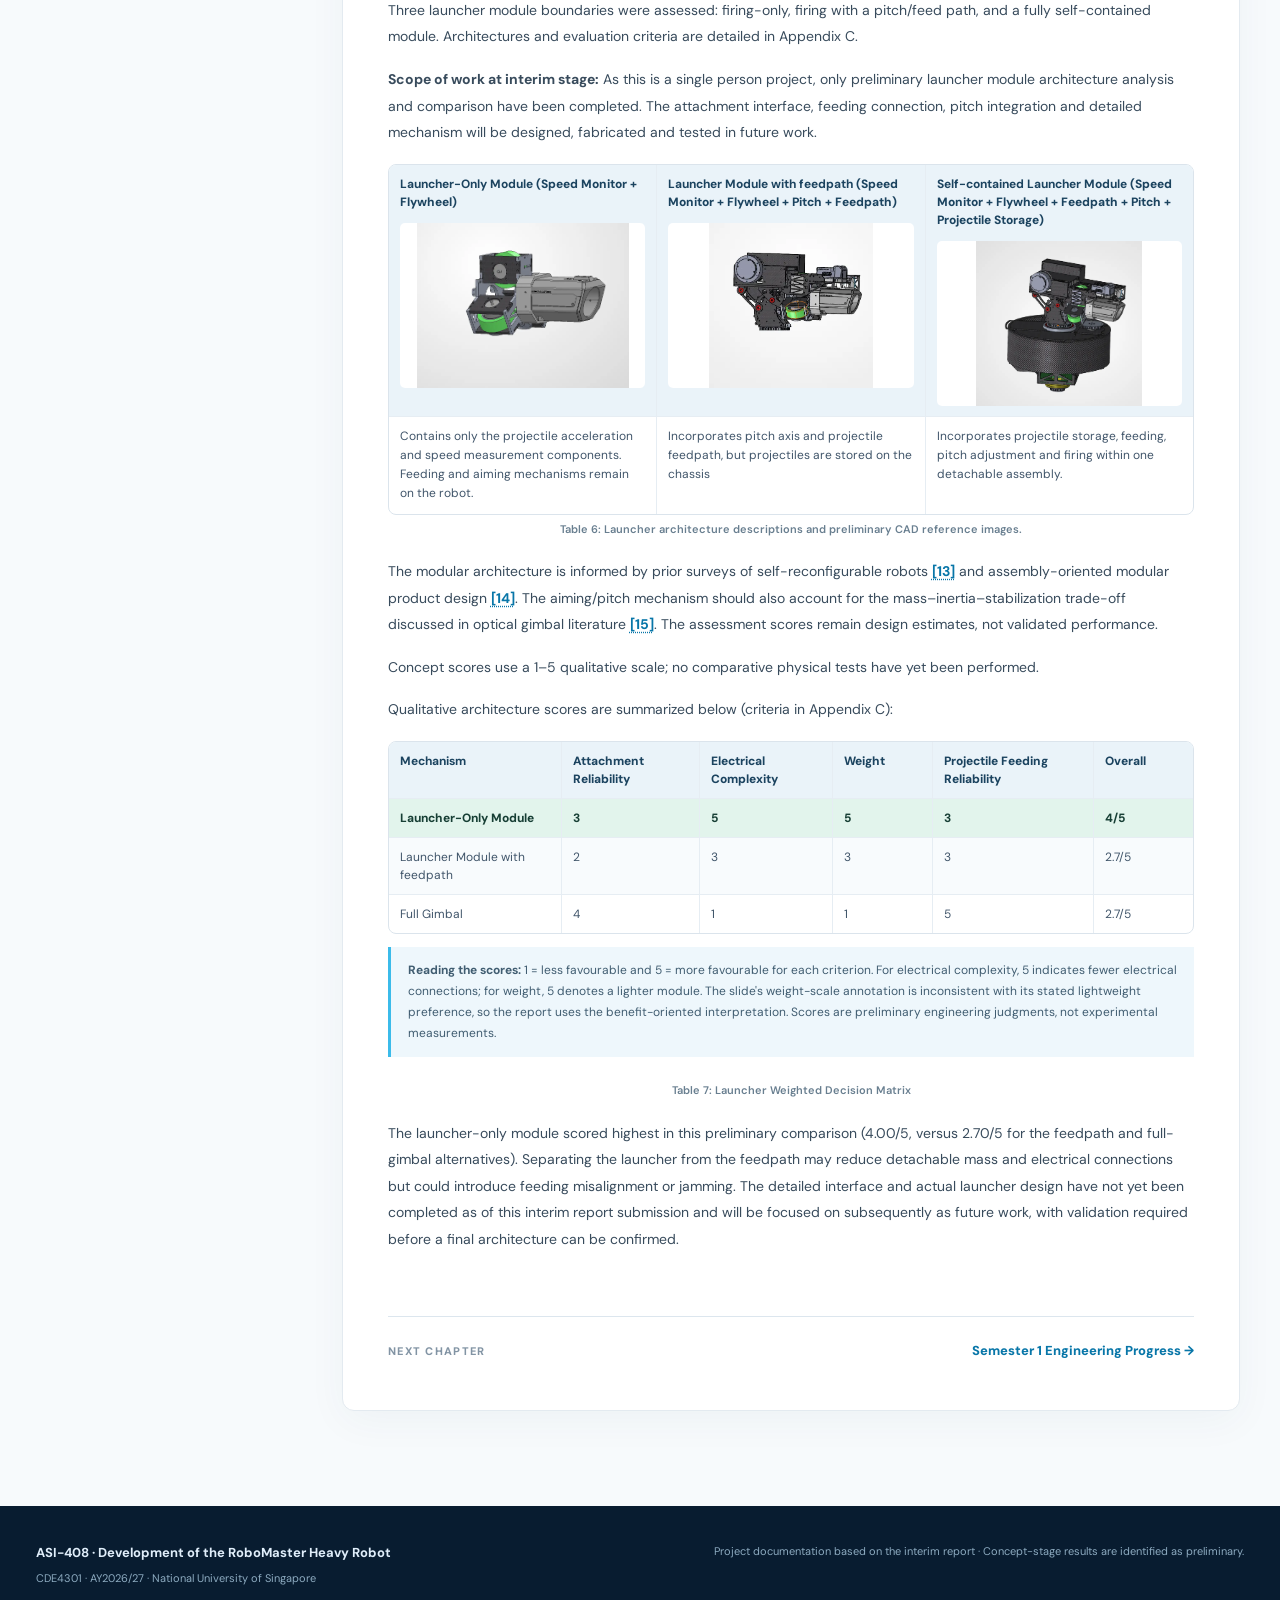
<file: interim-report/design.html>
<!DOCTYPE html>

<html lang="en"><head><meta charset="utf-8"/><meta content="width=device-width, initial-scale=1" name="viewport"/>
<meta content="ASI-408 / CDE4301 interim report for the RoboMaster Heavy Robot development project, NUS AY2026/27." name="description"/>
<meta content="#0b1c31" name="theme-color"/>
<title>Design Thinking &amp; Concept Selection · ASI-408 Heavy Robot | CDE4301</title>
<link href="../styles.css" rel="stylesheet"/>
<link href="../favicon.svg" rel="icon" type="image/svg+xml"/>
</head><body><header class="site-header"><div class="nav-inner"><a class="brand" href="../index.html"><span class="brand-symbol brand-logo-slot"><img src="../assets/branding/site-logo.png" alt="" onload="this.parentElement.classList.add('has-custom-logo')" onerror="this.remove()"><span class="brand-fallback">A</span></span><span class="brand-title">ASI-408 <small>CDE4301 / HEAVY ROBOT</small></span></a><button aria-controls="primary-navigation" aria-expanded="false" aria-label="Open navigation" class="menu-toggle">☰</button><nav aria-label="Main navigation" class="primary-nav" id="primary-navigation"><a class="" href="../index.html">Home</a><a class="" href="../interim-report/index.html">Report</a><a class="active" href="../interim-report/design.html">Design</a><a class="" href="../interim-report/progress.html">Semester 1</a><a class="" href="../interim-report/appendices.html">References</a></nav></div></header>
<main class="report-shell"><section class="report-banner"><div class="breadcrumbs"><a href="../index.html">Project overview</a><span>›</span><span>Interim Report</span><span>›</span><strong>Design Thinking &amp; Concept Selection</strong></div><div class="small-kicker">02 / DESIGN</div><h1>Design Thinking &amp; Concept Selection</h1><p>Chassis architecture, launcher acquisition concepts, and modular launcher evaluation.</p></section>
<div class="report-grid"><aside class="report-aside"><div class="sidebar-sticky"><p class="aside-kicker">DOCUMENT CHAPTERS</p><nav aria-label="Report chapter pages" class="chapter-pages"><a class="" href="index.html"><span>01</span> Project Context &amp; Requirements</a><a class="active" href="design.html"><span>02</span> Design Thinking &amp; Concept Selection</a><a class="" href="progress.html"><span>03</span> Semester 1 Engineering Progress</a><a class="" href="appendices.html"><span>04</span> References &amp; Technical Appendices</a></nav><p class="aside-kicker onpage-title">ON THIS PAGE</p><nav aria-label="Page table of contents" class="local-toc"><ol><li class="toc-1"><a href="#5-design-thinking-methodology">5. Design Thinking Methodology</a></li><li class="toc-2"><a href="#chassis-design">Chassis Design</a></li><li class="toc-2"><a href="#grabbing-mechanism-design">Grabbing Mechanism Design</a></li><li class="toc-2"><a href="#modular-42mm-launcher">Modular 42mm Launcher</a></li></ol></nav><a class="back-home" href="../index.html">← Return to project overview</a></div></aside>
<article class="report-content">
<section class="chapter" id="5-design-thinking-methodology"><h2>5. Design Thinking Methodology</h2></section><p class="body-copy">Three coupled subsystems are considered: chassis, acquisition/locking interface and detachable launcher. Concepts were evaluated against compliance, reliability, complexity, mass and integration risk.</p><h3 class="subsection" id="chassis-design">Chassis Design</h3><p class="body-copy">The key design features for the chassis is capability of going up the high ground, maintainability and strong structural stability.</p><p class="body-copy">Various approaches have been developed to enable RoboMaster robots to overcome elevated terrain, particularly through the use of articulated wheel-leg mechanisms, large-diameter balancing wheels, tracked systems or special lifting mechanisms <a aria-label="Reference 9" class="cite-link" href="appendices.html#ref-9">[9]</a>. These drive systems can be classified in 2 broad categories: 2-wheeled balancing robots and 4-wheeled robots with climbing mechanisms.</p><figure class="report-figure chassis-architecture-figure"><a aria-label="Open full-resolution chassis architecture comparison" class="figure-link" href="../assets/figures/chassis-two-wheel-vs-four-wheel-light.png" target="_blank" rel="noopener noreferrer"><img alt="Side-by-side comparison: a 2-wheeled balancing RoboMaster robot and a 4-wheeled RoboMaster robot with climbing mechanism" loading="lazy" decoding="async" src="../assets/figures/chassis-two-wheel-vs-four-wheel-light.png"/></a></figure><p class="caption">Figure 8: Comparison of 2-wheeled balancing and 4-wheeled climbing robots</p><p class="body-copy">For a balancing robot, there are 2 main archetypes: parallel-leg and serial leg. Both robots use different methods of moving up the step, the serial-leg design “drives” onto the step and retracts its legs whereas the parallel-leg design uses a less reliable drive-and-jumps method.</p><p class="body-copy">Additionally, a serial-leg design has a “self-recovery” feature whereas the parallel-leg robot is incapable of recovering if it flips during the match. As such the serial-leg mechanism was chosen.</p><section class="video-evidence" id="leg-comparison-videos">
<h4>Wheel-leg concept comparison: external demonstrations</h4>
<p>These external demonstration videos support a qualitative comparison of wheel-leg configurations</p>
<h5>Climbing steps — parallel-leg versus serial-leg</h5><div class="video-grid"><figure class="video-card">
<div class="video-frame" data-bvid="BV1tvZ1YfEoY">
<button aria-label="Play parallel-leg jump-based step ascent — Bilibili video" class="video-launch" data-bvid="BV1tvZ1YfEoY" type="button">
<img alt="Video preview: parallel-leg jump-based step ascent" decoding="async" loading="lazy" src="../assets/video-posters/BV1tvZ1YfEoY.webp"/>
<span aria-hidden="true" class="video-play">▶</span><span class="video-play-label">Load Bilibili player</span>
</button>
</div>
<figcaption class="video-caption"><strong>Parallel-leg climbing example</strong><span>This parallel-leg example illustrates a jump-based approach requiring run-up.</span>
<small>Source <a aria-label="Reference 23" class="cite-link" href="appendices.html#ref-23">[23]</a> · <a href="https://www.bilibili.com/video/BV1tvZ1YfEoY/" rel="noopener noreferrer" target="_blank">Watch on Bilibili ↗</a></small></figcaption>
</figure><figure class="video-card">
<div class="video-frame" data-bvid="BV1xVP5zyE34">
<button aria-label="Play serial-leg drive-on step ascent — Bilibili video" class="video-launch" data-bvid="BV1xVP5zyE34" type="button">
<img alt="Video preview: serial-leg drive-on step ascent" decoding="async" loading="lazy" src="../assets/video-posters/BV1xVP5zyE34.webp"/>
<span aria-hidden="true" class="video-play">▶</span><span class="video-play-label">Load Bilibili player</span>
</button>
</div>
<figcaption class="video-caption"><strong>Serial-leg climbing example</strong><span>This serial-leg example illustrates drive-on movement and leg retraction over the obstacle.</span>
<small>Source <a aria-label="Reference 22" class="cite-link" href="appendices.html#ref-22">[22]</a> · <a href="https://www.bilibili.com/video/BV1xVP5zyE34/" rel="noopener noreferrer" target="_blank">Watch on Bilibili ↗</a></small></figcaption>
</figure></div><h5>Recovery after overturning — parallel-leg versus serial-leg</h5><div class="video-grid"><figure class="video-card">
<div class="video-frame" data-bvid="BV1FJxY6fEEY">
<button aria-label="Play parallel-leg overturning demonstration — Bilibili video" class="video-launch" data-bvid="BV1FJxY6fEEY" type="button">
<img alt="Video preview: parallel-leg overturning demonstration" decoding="async" loading="lazy" src="../assets/video-posters/BV1FJxY6fEEY.webp"/>
<span aria-hidden="true" class="video-play">▶</span><span class="video-play-label">Load Bilibili player</span>
</button>
</div>
<figcaption class="video-caption"><strong>Parallel-leg recovery example</strong><span>Parallel-Leg design is incapable of recovering by itself after flipping during the match</span>
<small>Source <a aria-label="Reference 21" class="cite-link" href="appendices.html#ref-21">[21]</a> · <a href="https://www.bilibili.com/video/BV1FJxY6fEEY/" rel="noopener noreferrer" target="_blank">Watch on Bilibili ↗</a></small></figcaption>
</figure><figure class="video-card">
<div class="video-frame" data-bvid="BV1B5411D773">
<button aria-label="Play serial-leg self-righting demonstration — Bilibili video" class="video-launch" data-bvid="BV1B5411D773" type="button">
<img alt="Video preview: serial-leg self-righting demonstration" decoding="async" loading="lazy" src="../assets/video-posters/BV1B5411D773.webp"/>
<span aria-hidden="true" class="video-play">▶</span><span class="video-play-label">Load Bilibili player</span>
</button>
</div>
<figcaption class="video-caption"><strong>Serial-leg self-recovery example</strong><span>Serial-Leg design capable of self recovery after flipping</span>
<small>Source <a aria-label="Reference 20" class="cite-link" href="appendices.html#ref-20">[20]</a> · <a href="https://www.bilibili.com/video/BV1B5411D773/" rel="noopener noreferrer" target="_blank">Watch on Bilibili ↗</a></small></figcaption>
</figure></div><p class="video-footnote">Bilibili videos are embedded through their external player. If playback is blocked by the browser or video provider, use the direct “Watch on Bilibili” link on each card.</p></section><h3 class="subsection" id="grabbing-mechanism-design">Grabbing Mechanism Design</h3><p class="body-copy">Preliminary concept screening compared four acquisition mechanisms: a six-DOF robotic arm, a gantry-assisted arm, a rack-and-pinion linear puller, and a timing-belt linear puller. The evaluation criteria and weights are documented in <a href="appendices.html#appendix-c-detailed-concept-evaluation-criteria">Appendix C</a>. As of the interim presentation, no detailed grabbing mechanism has yet been designed or tested for this project; the concept scores below are estimates used to guide the next design phase.</p><p class="body-copy">The six-DOF arm and gantry-assisted arm are among the most common robotic-arm designs fielded by RoboMaster engineer robots in competition. These designs have a proven track record of grabbing objects, manipulating them and depositing them in a precise orientation. The other two designs are conceptual mechanisms intended to retrieve the launcher using a single linear motion. These designs are of interest due to two factors specific to RMUL: (1) the freedom to position and orient the robot and launcher relative to one another at the start of the match, and (2) the ability to attach the launcher at the very start of the match.</p>
<h4 class="minor-section" id="grabbing-archetypes">Concept overview: four grabbing-mechanism archetypes</h4>
<p class="body-copy grabbing-overview-intro">The four candidate mechanisms differ primarily in how they position and retrieve the detachable launcher.</p>
<div aria-label="Four grabbing mechanism archetypes" class="table-scroller grabbing-concepts-scroller" role="region" tabindex="0">
<table class="doc-table grabbing-concepts-table">
<thead><tr><th scope="col">Archetype</th><th scope="col">Reference image</th><th scope="col">Operating principle</th><th scope="col">Design implications</th></tr></thead>
<tbody>
<tr><th scope="row"><span class="grabbing-concept-index">01</span><span class="grabbing-concept-name">Six-DOF arm with gripper</span></th><td class="grabbing-concept-visual"><a class="figure-link" href="../assets/report-figures/image29.webp" target="_blank" rel="noopener noreferrer" aria-label="Open full-size concept illustration"><img src="../assets/report-figures/image29.webp" alt="Reference illustration of six-DOF robotic arm and end-effector" loading="lazy" decoding="async" width="175" height="108"/></a></td><td>A multi-joint arm positions a gripper around the launcher interface, then lifts or pulls it into place.</td><td><ul class="grabbing-implications"><li>High arm flexibility, reach and orientation</li><li>More joints add mass and mechanical complexity, affecting the robot balance and development timeline</li><li>The use of a robot arm requires kinematic calculations and modelling</li><li>A 6DOF arm cannot be controlled effectively using a typical RC remote and requires development of a custom controller.</li></ul></td></tr>
<tr><th scope="row"><span class="grabbing-concept-index">02</span><span class="grabbing-concept-name">Gantry-assisted arm</span></th><td class="grabbing-concept-visual"><a class="figure-link" href="../assets/report-figures/image17.webp" target="_blank" rel="noopener noreferrer" aria-label="Open full-size concept illustration"><img src="../assets/report-figures/image17.webp" alt="Reference illustration of a gantry system with simplified robotic arm" loading="lazy" decoding="async" width="175" height="108"/></a></td><td>Guided linear axes position a simpler arm and gripper (typically 2–3 DOF) before retrieving the launcher.</td><td><ul class="grabbing-implications"><li>High arm flexibility, reach and orientation — though lower than 6 DOF.</li><li>Gantry adds mass over 6 DOF joints, affecting the robot balance and development timeline</li><li>The use of a robot arm requires kinematic calculations and modelling</li><li>The simplified arm cannot be controlled effectively using a typical RC remote and requires development of a custom controller.</li></ul></td></tr>
<tr><th scope="row"><span class="grabbing-concept-index">03</span><span class="grabbing-concept-name">Rack-and-pinion puller</span></th><td class="grabbing-concept-visual"><a class="figure-link" href="../assets/report-figures/image14.webp" target="_blank" rel="noopener noreferrer" aria-label="Open full-size concept illustration"><img src="../assets/report-figures/image14.webp" alt="Reference illustration of a rack-and-pinion linear mechanism" loading="lazy" decoding="async" width="175" height="108"/></a></td><td>A driven pinion translates a rack or carriage to draw the launcher along a defined docking path.</td><td><ul class="grabbing-implications"><li>Simple linear actuation and control</li><li>Restrictive in launcher placement and orientation, typically only 1 tuned scenario</li><li>An additional custom controller is not required</li></ul></td></tr>
<tr><th scope="row"><span class="grabbing-concept-index">04</span><span class="grabbing-concept-name">Timing-belt linear puller</span></th><td class="grabbing-concept-visual"><a class="figure-link" href="../assets/report-figures/image19.webp" target="_blank" rel="noopener noreferrer" aria-label="Open full-size concept illustration"><img src="../assets/report-figures/image19.webp" alt="Reference illustration of a timing-belt linear mechanism" loading="lazy" decoding="async" width="175" height="108"/></a></td><td>A motor-driven timing belt moves a guided carriage or hook to pull the launcher toward its interface.</td><td><ul class="grabbing-implications"><li>Simple linear actuation and control</li><li>Restrictive in launcher placement and orientation, typically only 1 tuned scenario</li><li>An additional custom controller is not required</li><li>Expected to be faster than rack and pinion</li></ul></td></tr>
</tbody></table></div>
<p class="caption">Concept overview: proposed acquisition archetypes and reference illustrations.</p>
<h4 class="minor-section" id="grabbing-decision-matrix">Weighted concept evaluation</h4>
<p class="body-copy grabbing-score-intro">Each criterion is scored from <strong>1 (least favourable)</strong> to <strong>5 (most favourable)</strong>. For mechanical complexity, a higher score means a simpler mechanism. Weights are taken from <a href="appendices.html#appendix-c-detailed-concept-evaluation-criteria">Appendix C</a>.</p>
<div aria-label="Table 5: Grabbing Mechanism Weighted Decision Matrix; horizontally scrollable on small screens" class="table-scroller grabbing-matrix-scroller" role="region" tabindex="0">
<table class="doc-table grabbing-matrix-table">
<thead><tr><th scope="col">Mechanism</th>
<th scope="col">Reliability</th>
<th scope="col">Grabbing speed</th>
<th scope="col">Mechanical complexity</th>
<th scope="col">Weight &amp; space</th>
<th scope="col">Ease of operation</th>
<th scope="col">Alignment tolerance</th>
<th scope="col" class="grabbing-total-heading">Weighted total<span class="criteria-weight">/ 5</span></th></tr></thead>
<tbody>
<tr><th scope="row">Six-DOF arm with gripper</th><td>4</td><td>3</td><td>1</td><td>1</td><td>3</td><td>5</td><td class="grabbing-total">2.80</td></tr>
<tr><th scope="row">Gantry-assisted arm</th><td>4</td><td>2</td><td>1</td><td>1</td><td>3</td><td>4</td><td class="grabbing-total">2.45</td></tr>
<tr><th scope="row">Rack-and-pinion puller</th><td>5</td><td>3</td><td>5</td><td>4</td><td>5</td><td>2</td><td class="grabbing-total">4.15</td></tr>
<tr class="grabbing-preferred"><th scope="row">Timing-belt linear puller <span class="grabbing-preferred-label">Preferred concept</span></th><td>5</td><td>5</td><td>5</td><td>4</td><td>5</td><td>2</td><td class="grabbing-total"><strong>4.75</strong></td></tr>
</tbody></table></div>
<p class="caption">Table 5: Grabbing Mechanism Weighted Decision Matrix</p><p class="body-copy">The timing-belt linear puller scored highest in the preliminary comparison (4.75/5), followed by rack and pinion (4.15/5), the six-DOF arm (2.80/5), and the gantry arm (2.45/5). This is in line with expectations, as mitigating factors such as the ability to position the robot and launcher relative to each other address the weaknesses of this design. Conversely, the strengths of robotic arms, such as alignment tolerance, play a less critical role in this situation.</p><p class="body-copy">As such, the timing-belt design is shortlisted for further analysis, detailed mechanical design, fabrication and testing. These activities will be conducted in the next semester as future work.</p><h3 class="subsection" id="modular-42mm-launcher">Modular 42mm Launcher</h3><p class="body-copy">Three launcher module boundaries were assessed: firing-only, firing with a pitch/feed path, and a fully self-contained module. Architectures and evaluation criteria are detailed in Appendix C.</p><p class="body-copy"><strong>Scope of work at interim stage:</strong> As this is a single person project, only preliminary launcher module architecture analysis and comparison have been completed. The attachment interface, feeding connection, pitch integration and detailed mechanism will be designed, fabricated and tested in future work.</p><div aria-label="Table 6: Launcher architecture concepts from interim report" class="table-scroller launcher-architecture-table" role="region" tabindex="0"><table class="doc-table"><tr><th scope="col"><strong>Launcher-Only Module </strong>(Speed Monitor + Flywheel)<br/><a aria-label="Open full resolution figure" class="figure-link" href="../assets/report-figures/image36.webp" target="_blank"><img alt="Embedded report figure" decoding="async" loading="lazy" src="../assets/report-figures/image36.webp"/></a></th><th scope="col"><strong>Launcher Module with feedpath </strong>(Speed Monitor + Flywheel + Pitch + Feedpath)<a aria-label="Open full resolution figure" class="figure-link" href="../assets/report-figures/image15.webp" target="_blank"><img alt="Embedded report figure" decoding="async" loading="lazy" src="../assets/report-figures/image15.webp"/></a></th><th scope="col"><strong>Self-contained Launcher Module</strong> (Speed Monitor + Flywheel + Feedpath + Pitch + Projectile Storage)<a aria-label="Open full resolution figure" class="figure-link" href="../assets/report-figures/image6.webp" target="_blank"><img alt="Embedded report figure" decoding="async" loading="lazy" src="../assets/report-figures/image6.webp"/></a></th></tr><tr><td scope="col">Contains only the projectile acceleration and speed measurement components. Feeding and aiming mechanisms remain on the robot.</td><td scope="col">Incorporates pitch axis and  projectile feedpath, but projectiles are stored on the chassis</td><td scope="col">Incorporates projectile storage, feeding, pitch adjustment and firing within one detachable assembly.</td></tr></table></div><p class="caption">Table 6: Launcher architecture descriptions and preliminary CAD reference images.</p><p class="body-copy">The modular architecture is informed by prior surveys of self-reconfigurable robots <a aria-label="Reference 13" class="cite-link" href="appendices.html#ref-13">[13]</a> and assembly-oriented modular product design <a aria-label="Reference 14" class="cite-link" href="appendices.html#ref-14">[14]</a>. The aiming/pitch mechanism should also account for the mass–inertia–stabilization trade-off discussed in optical gimbal literature <a aria-label="Reference 15" class="cite-link" href="appendices.html#ref-15">[15]</a>. The assessment scores remain design estimates, not validated performance.</p><p class="body-copy">Concept scores use a 1–5 qualitative scale; no comparative physical tests have yet been performed.</p><p class="body-copy">Qualitative architecture scores are summarized below (criteria in Appendix C):</p><div aria-label="Report comparison table" class="table-scroller launcher-score-scroller" role="region" tabindex="0"><table class="doc-table launcher-score-table"><tr><th scope="col"><strong>Mechanism</strong></th><th scope="col">Attachment Reliability</th><th scope="col">Electrical Complexity</th><th scope="col">Weight</th><th scope="col">Projectile Feeding Reliability</th><th scope="col">Overall</th></tr><tr class="preferred-option"><td scope="col">Launcher-Only Module </td><td scope="col">3</td><td scope="col">5</td><td scope="col">5</td><td scope="col">3</td><td scope="col">4/5</td></tr><tr><td scope="col">Launcher Module with feedpath</td><td scope="col">2</td><td scope="col">3</td><td scope="col">3</td><td scope="col">3</td><td scope="col">2.7/5</td></tr><tr><td scope="col">Full Gimbal</td><td scope="col">4</td><td scope="col">1</td><td scope="col">1</td><td scope="col">5</td><td scope="col">2.7/5</td></tr></table></div><p class="score-clarification"><strong>Reading the scores:</strong> 1 = less favourable and 5 = more favourable for each criterion. For electrical complexity, 5 indicates fewer electrical connections; for weight, 5 denotes a lighter module. The slide's weight-scale annotation is inconsistent with its stated lightweight preference, so the report uses the benefit-oriented interpretation. Scores are preliminary engineering judgments, not experimental measurements.</p><p class="caption">Table 7: Launcher Weighted Decision Matrix</p><p class="body-copy">The launcher-only module scored highest in this preliminary comparison (4.00/5, versus 2.70/5 for the feedpath and full-gimbal alternatives). Separating the launcher from the feedpath may reduce detachable mass and electrical connections but could introduce feeding misalignment or jamming. The detailed interface and actual launcher design have not yet been completed as of this interim report submission and will be focused on subsequently as future work, with validation required before a final architecture can be confirmed.</p>
<nav aria-label="Next report chapter" class="report-next"><span>NEXT CHAPTER</span><a href="progress.html">Semester 1 Engineering Progress →</a></nav>
</article></div></main><footer class="site-footer"><div class="footer-inner"><div><strong>ASI-408 · Development of the RoboMaster Heavy Robot</strong><p>CDE4301 · AY2026/27 · National University of Singapore</p></div><div><p>Project documentation based on the interim report · Concept-stage results are identified as preliminary.</p></div></div></footer><button aria-label="Back to top" class="scroll-top" title="Back to top">↑</button>
<script defer="" src="../site.js"></script></body></html>
</file>
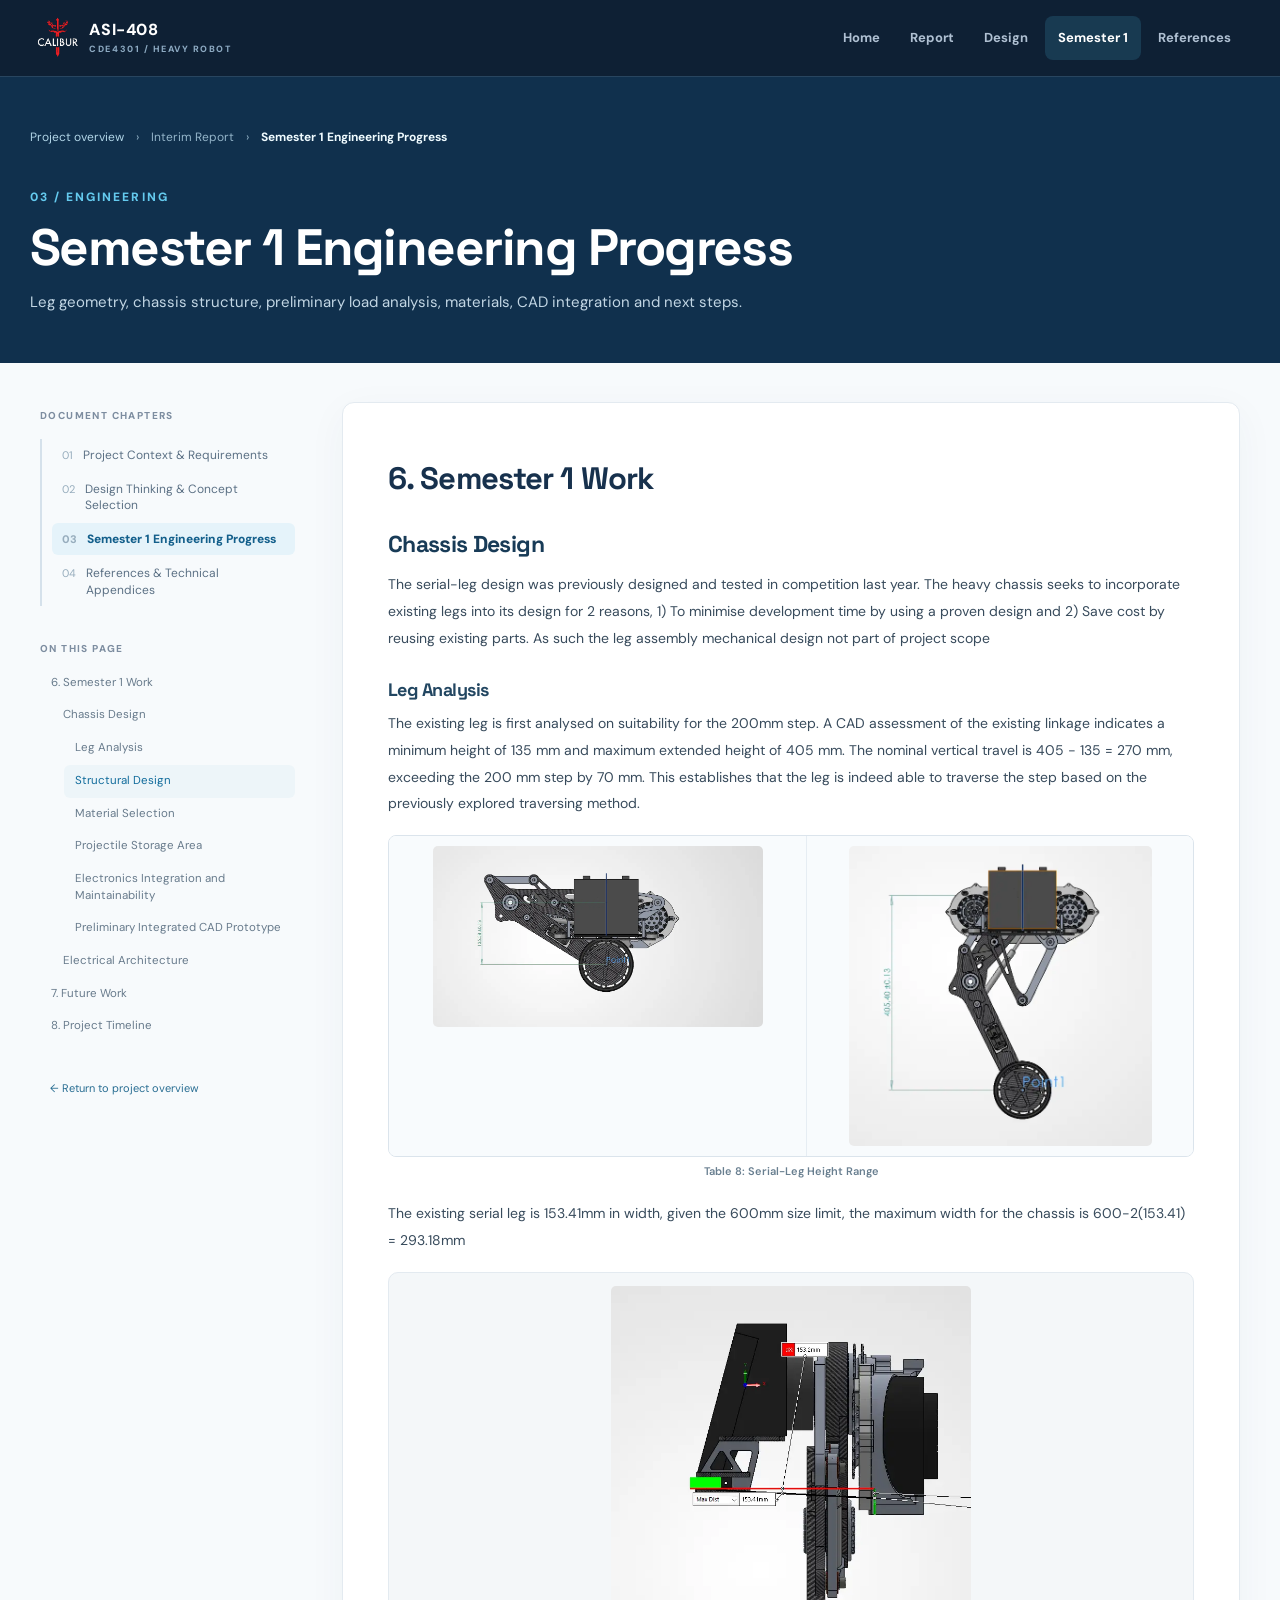
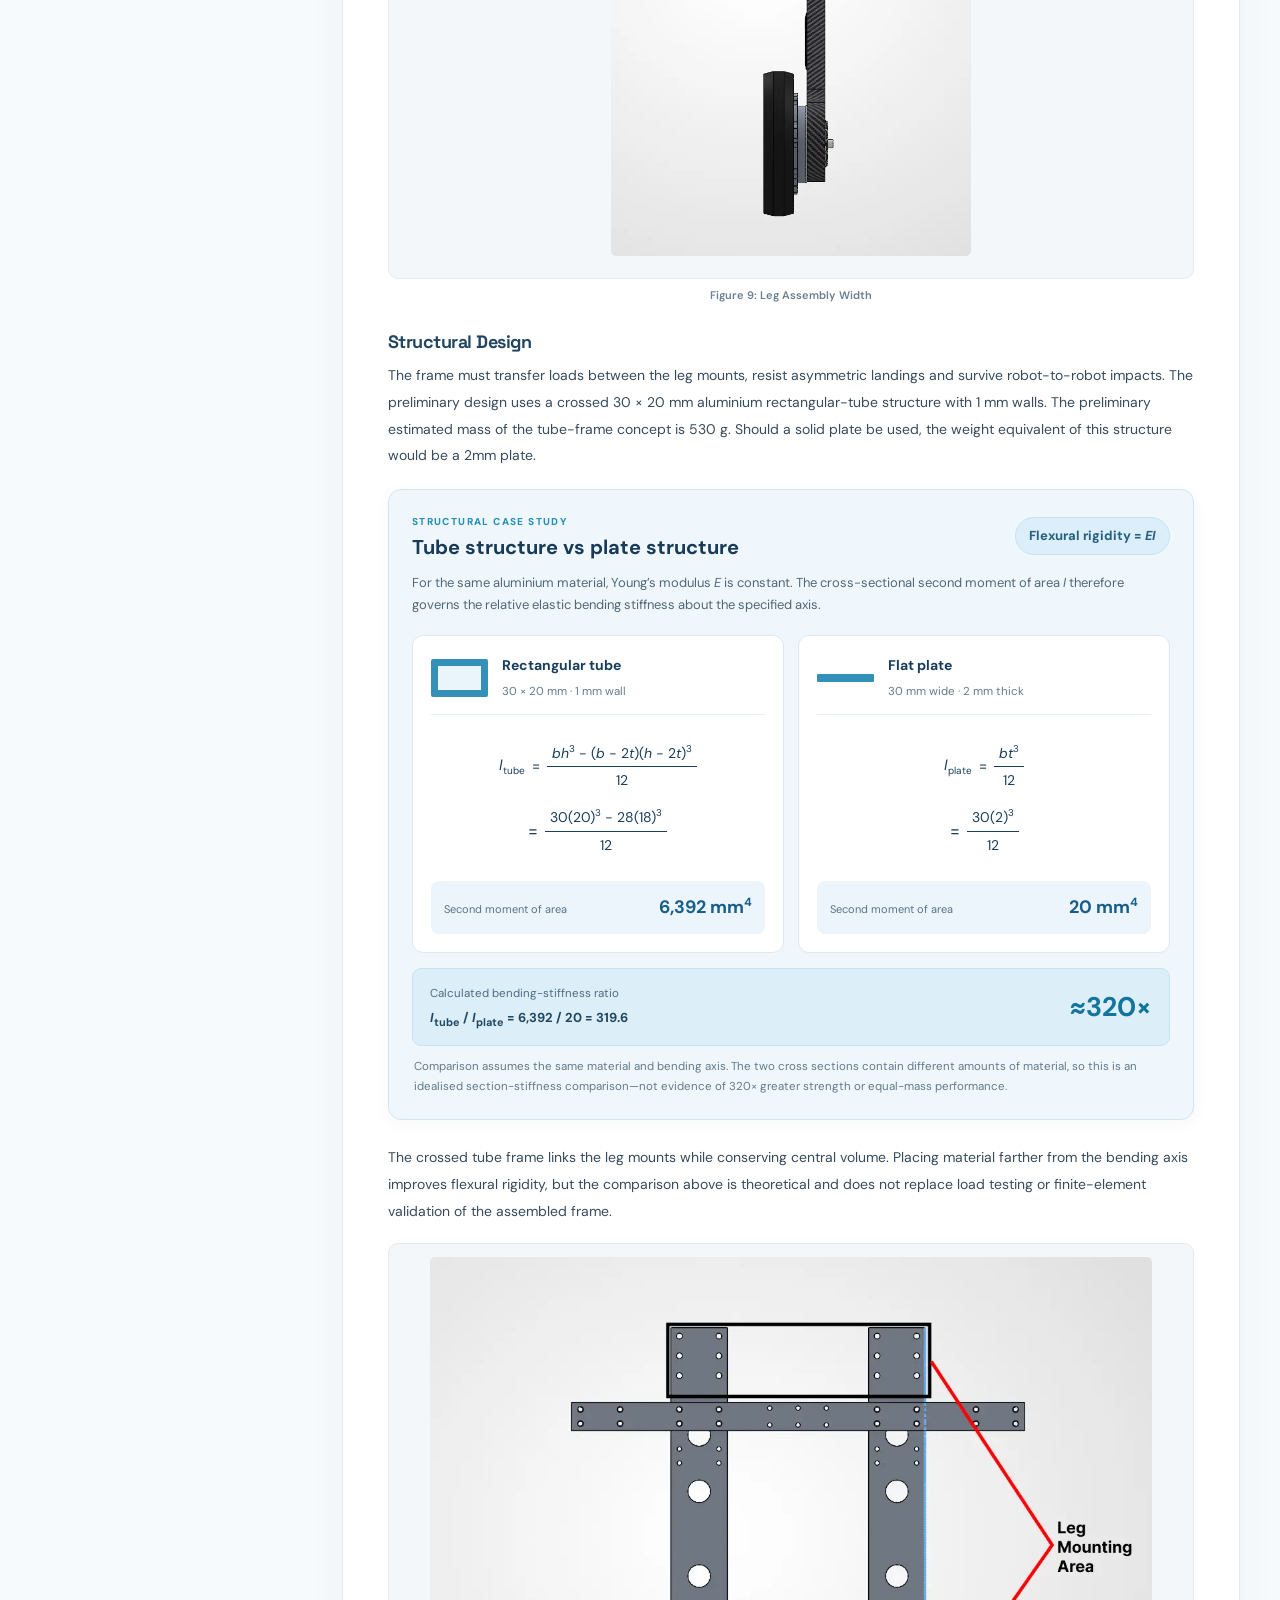
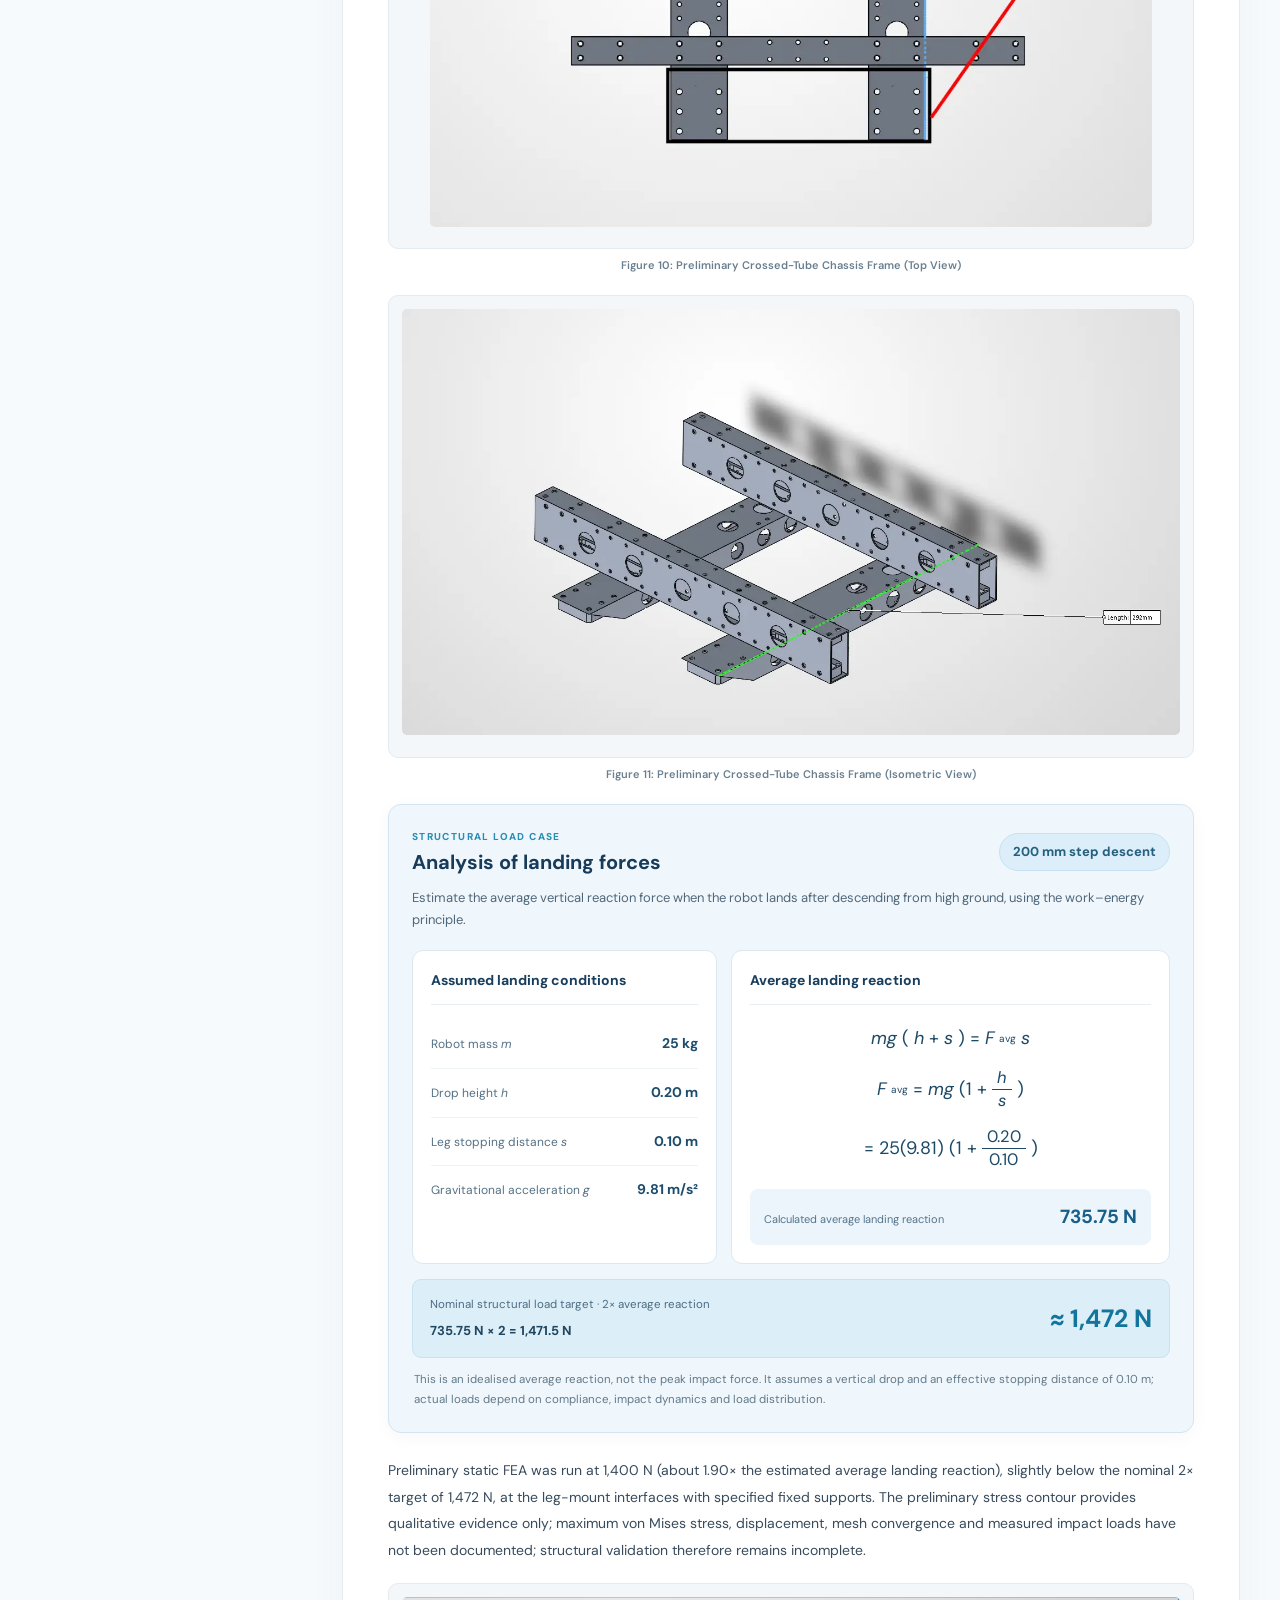
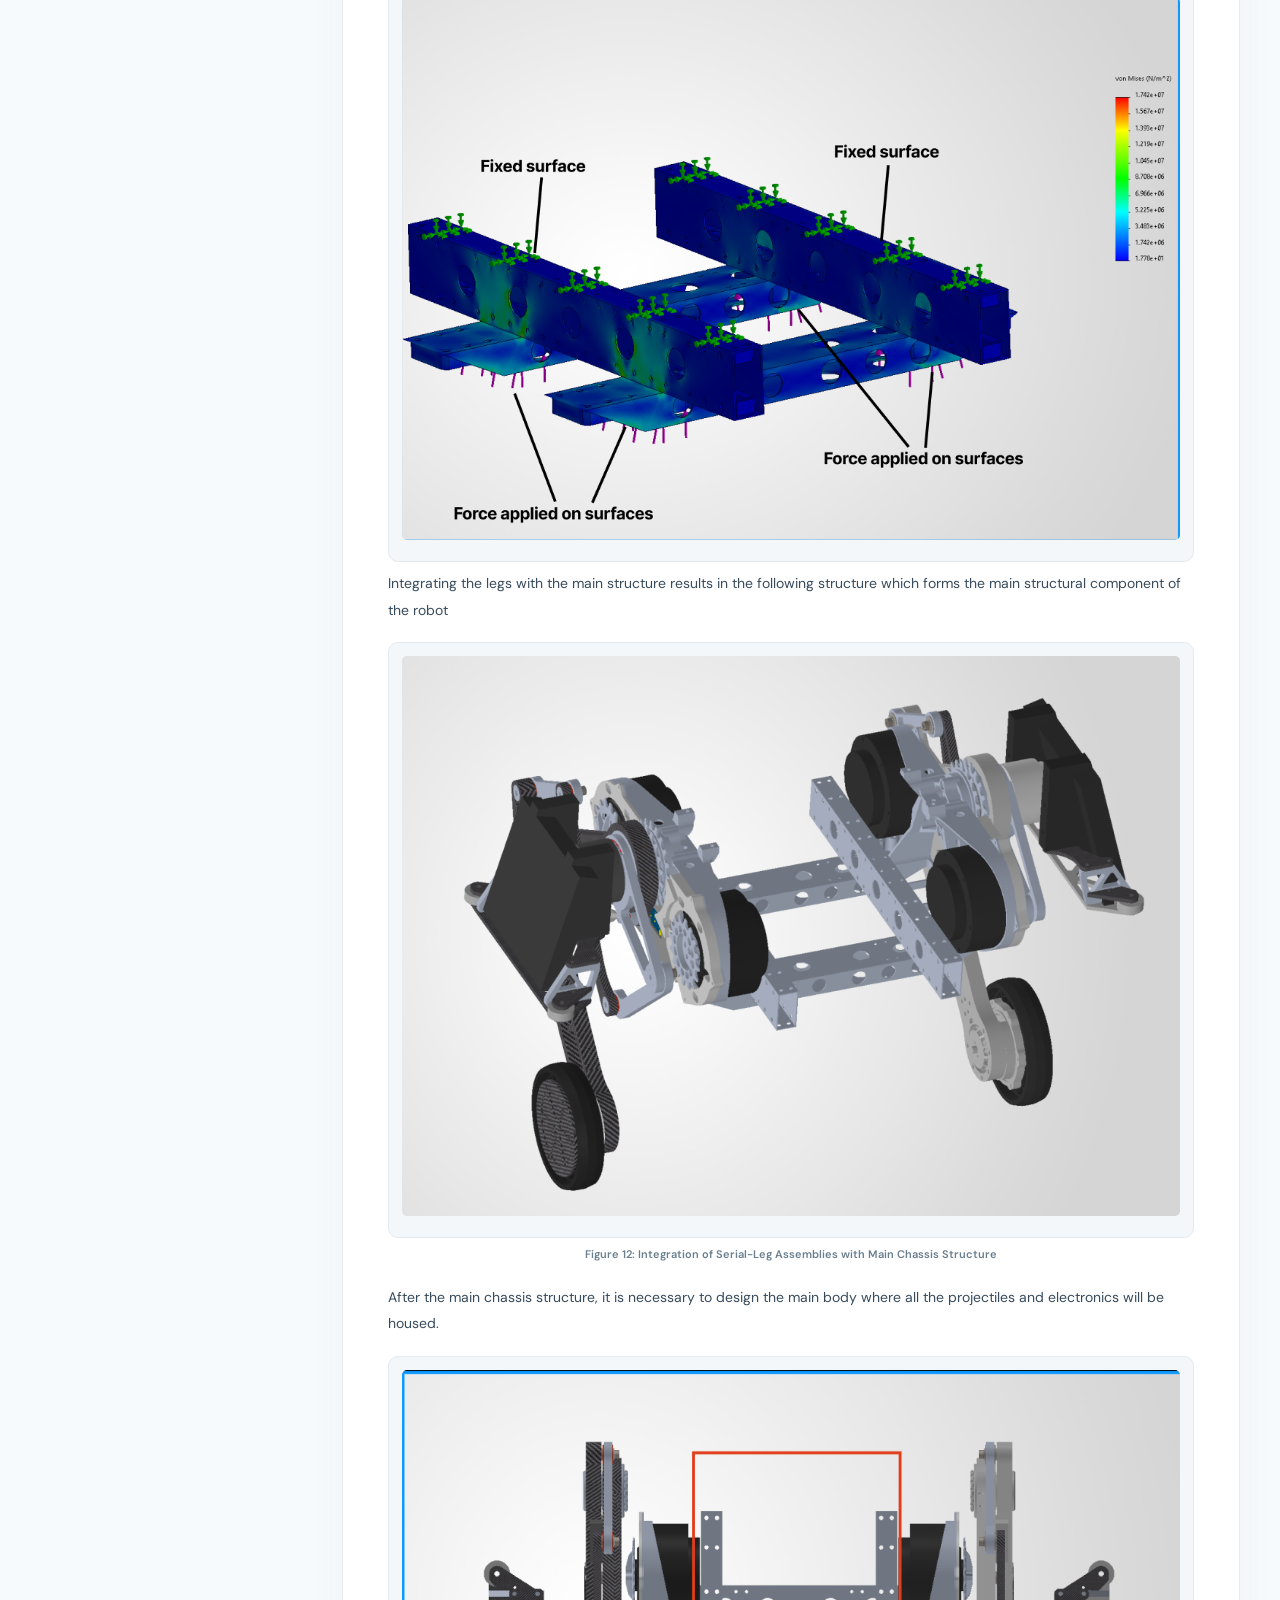
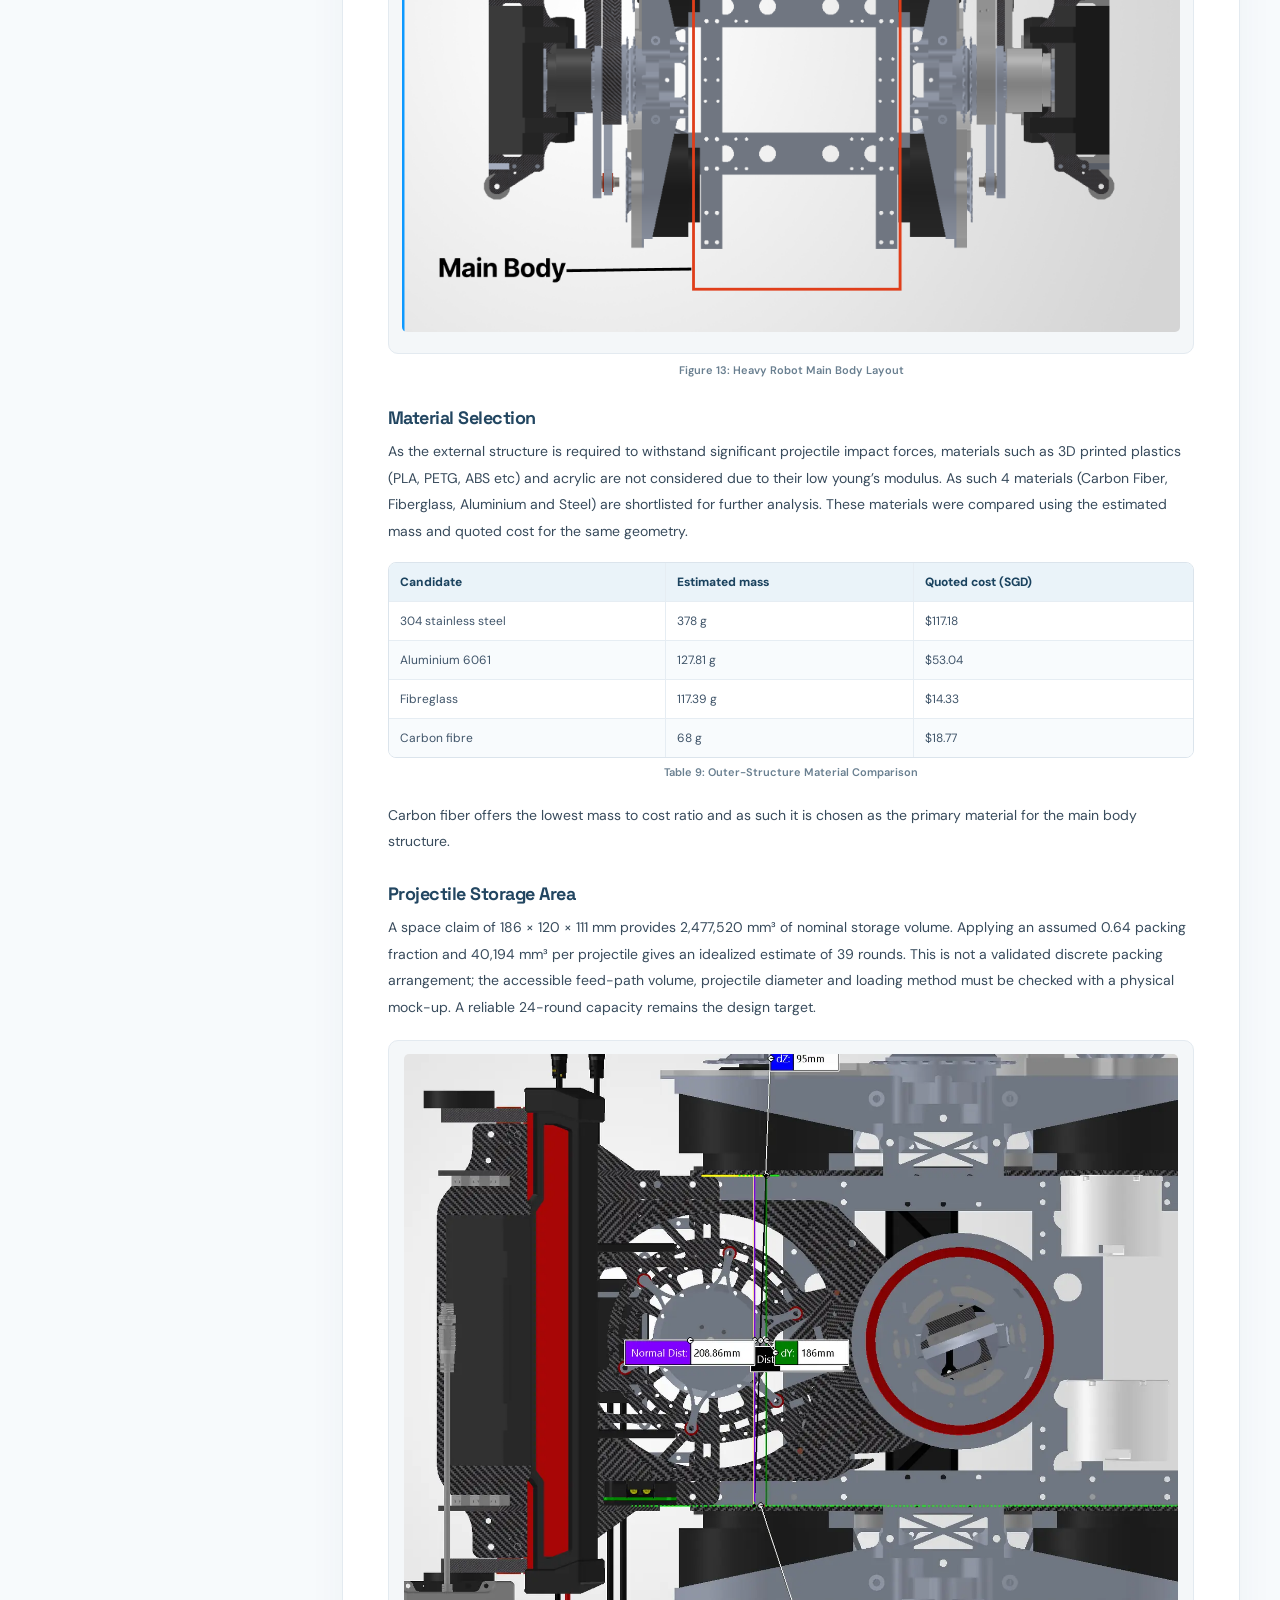
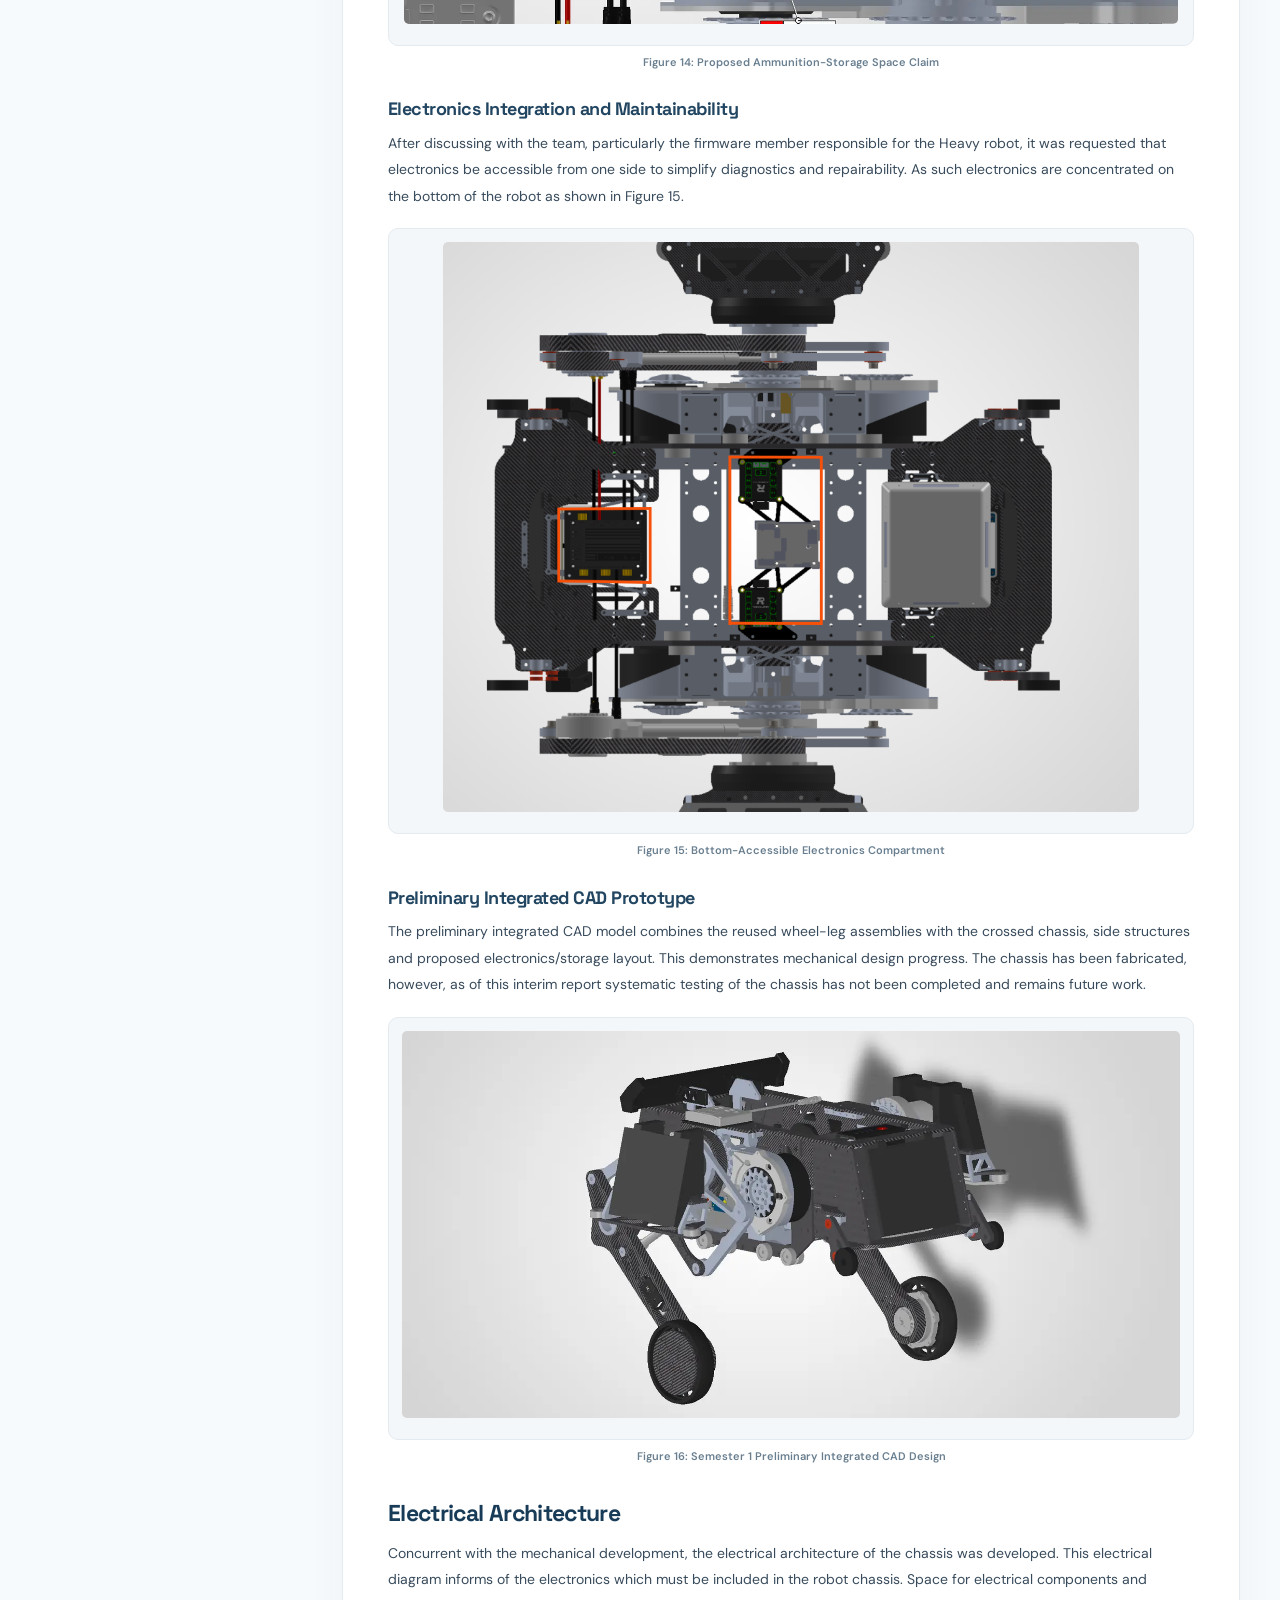
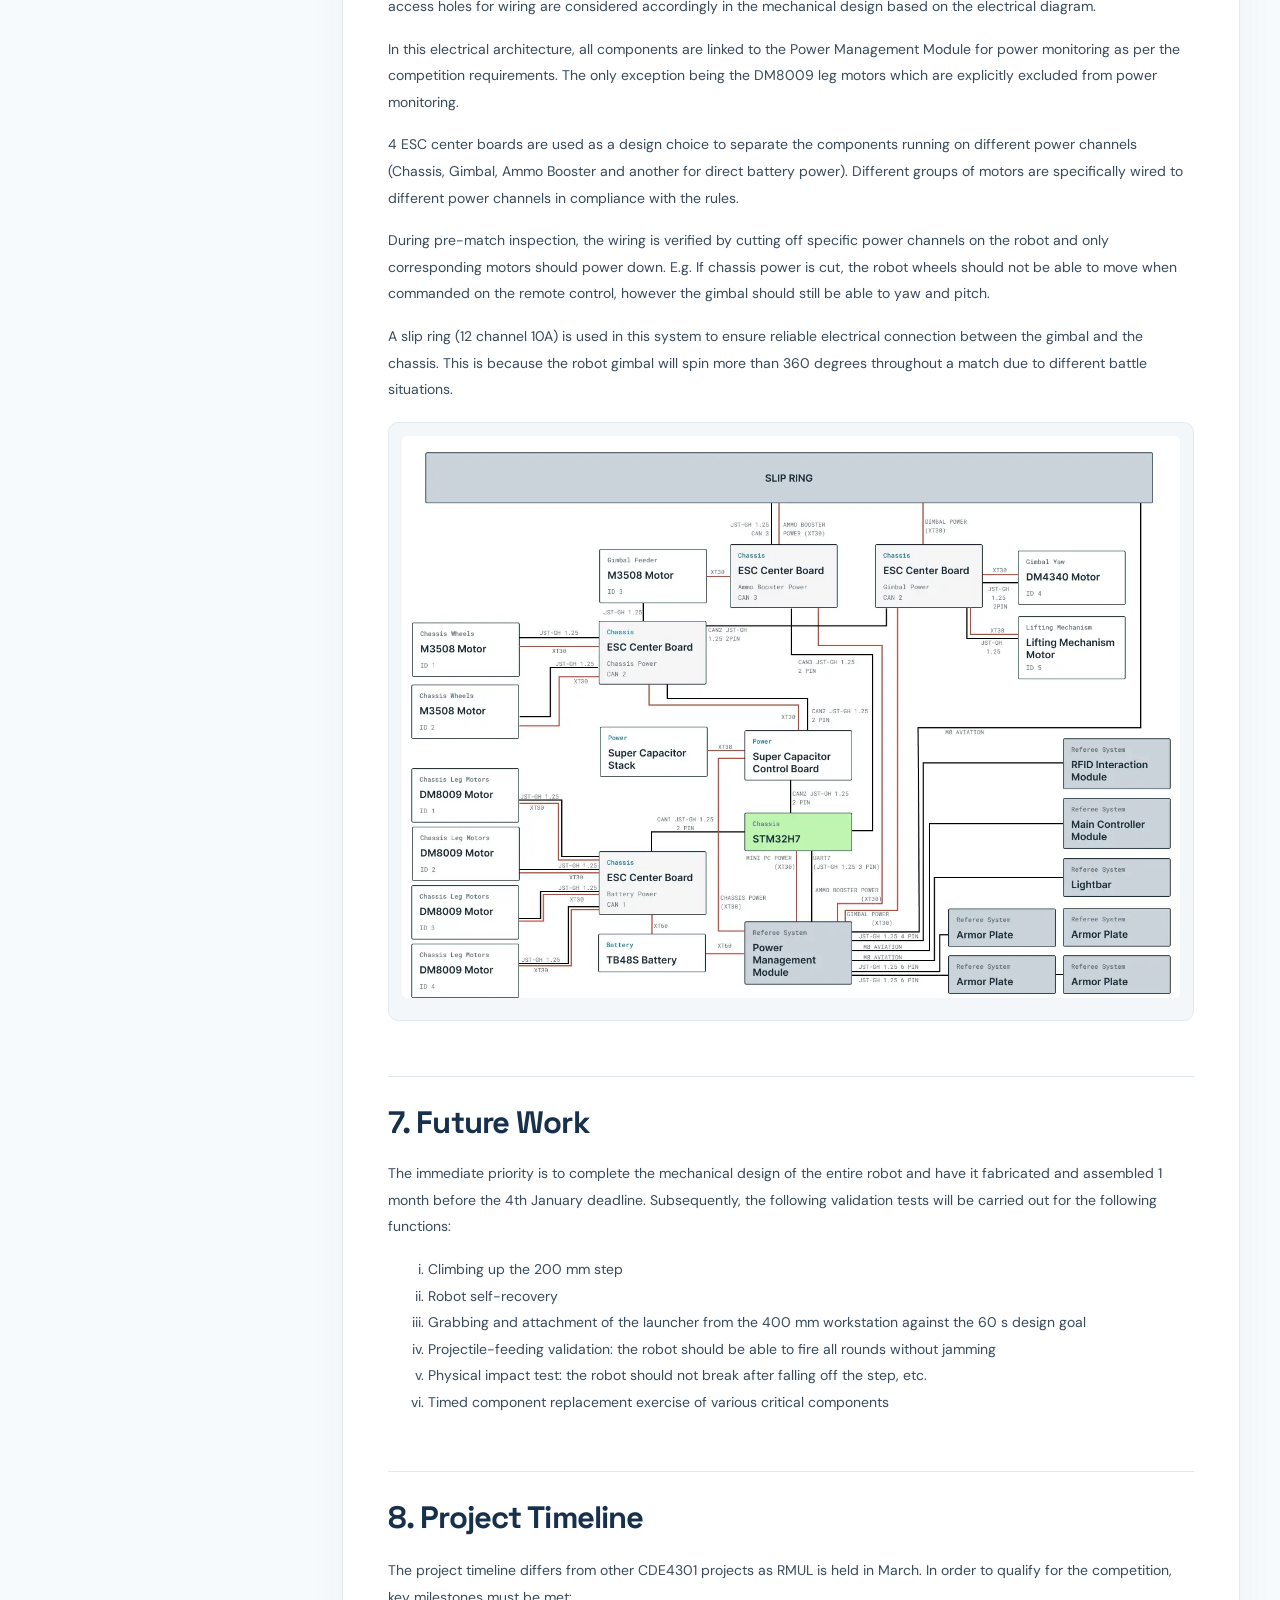
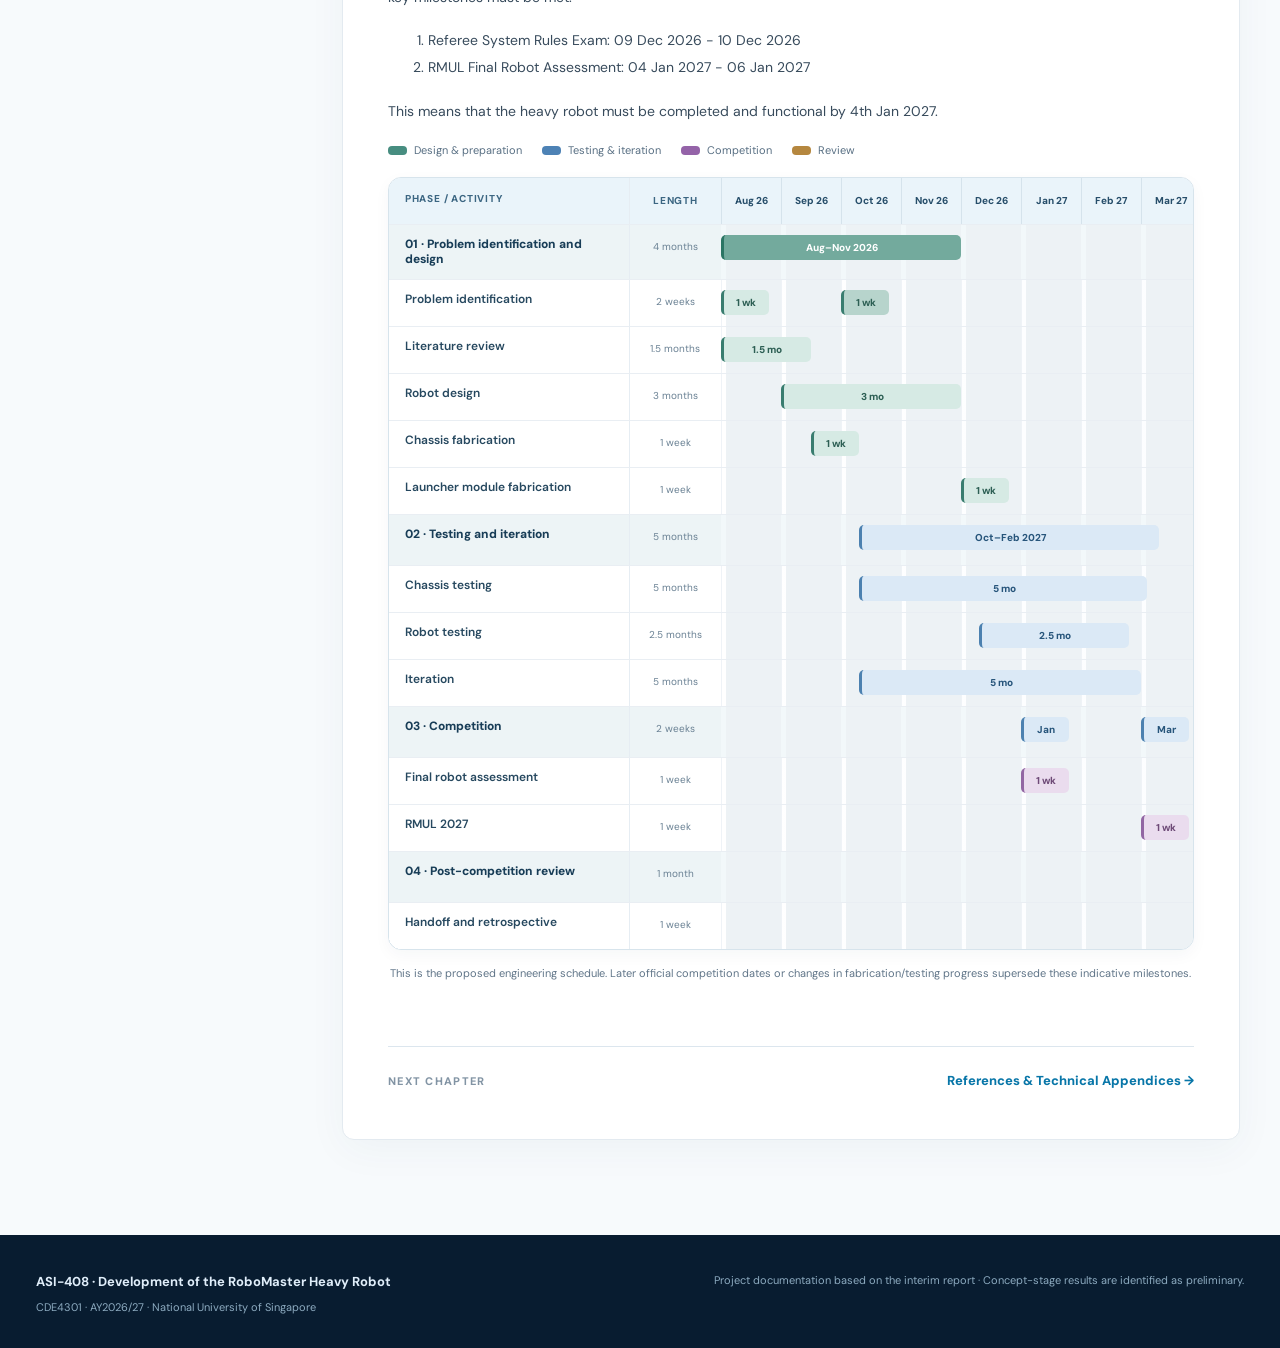
<file: interim-report/progress.html>
<!DOCTYPE html>

<html lang="en"><head><meta charset="utf-8"/><meta content="width=device-width, initial-scale=1" name="viewport"/>
<meta content="ASI-408 / CDE4301 interim report for the RoboMaster Heavy Robot development project, NUS AY2026/27." name="description"/>
<meta content="#0b1c31" name="theme-color"/>
<title>Semester 1 Engineering Progress · ASI-408 Heavy Robot | CDE4301</title>
<link href="../styles.css" rel="stylesheet"/>
<link href="../favicon.svg" rel="icon" type="image/svg+xml"/>
</head><body><header class="site-header"><div class="nav-inner"><a class="brand" href="../index.html"><span class="brand-symbol brand-logo-slot"><img src="../assets/branding/site-logo.png" alt="" onload="this.parentElement.classList.add('has-custom-logo')" onerror="this.remove()"><span class="brand-fallback">A</span></span><span class="brand-title">ASI-408 <small>CDE4301 / HEAVY ROBOT</small></span></a><button aria-controls="primary-navigation" aria-expanded="false" aria-label="Open navigation" class="menu-toggle">☰</button><nav aria-label="Main navigation" class="primary-nav" id="primary-navigation"><a class="" href="../index.html">Home</a><a class="" href="../interim-report/index.html">Report</a><a class="" href="../interim-report/design.html">Design</a><a class="active" href="../interim-report/progress.html">Semester 1</a><a class="" href="../interim-report/appendices.html">References</a></nav></div></header>
<main class="report-shell"><section class="report-banner"><div class="breadcrumbs"><a href="../index.html">Project overview</a><span>›</span><span>Interim Report</span><span>›</span><strong>Semester 1 Engineering Progress</strong></div><div class="small-kicker">03 / ENGINEERING</div><h1>Semester 1 Engineering Progress</h1><p>Leg geometry, chassis structure, preliminary load analysis, materials, CAD integration and next steps.</p></section>
<div class="report-grid"><aside class="report-aside"><div class="sidebar-sticky"><p class="aside-kicker">DOCUMENT CHAPTERS</p><nav aria-label="Report chapter pages" class="chapter-pages"><a class="" href="index.html"><span>01</span> Project Context &amp; Requirements</a><a class="" href="design.html"><span>02</span> Design Thinking &amp; Concept Selection</a><a class="active" href="progress.html"><span>03</span> Semester 1 Engineering Progress</a><a class="" href="appendices.html"><span>04</span> References &amp; Technical Appendices</a></nav><p class="aside-kicker onpage-title">ON THIS PAGE</p><nav aria-label="Page table of contents" class="local-toc"><ol><li class="toc-1"><a href="#6-semester-1-work">6. Semester 1 Work</a></li><li class="toc-2"><a href="#chassis-design-2">Chassis Design</a></li><li class="toc-3"><a href="#leg-analysis">Leg Analysis</a></li><li class="toc-3"><a href="#structural-design">Structural Design</a></li><li class="toc-3"><a href="#material-selection">Material Selection</a></li><li class="toc-3"><a href="#ammunition-storage-envelope">Projectile Storage Area</a></li><li class="toc-3"><a href="#electronics-integration-and-maintainability">Electronics Integration and Maintainability</a></li><li class="toc-3"><a href="#preliminary-integrated-cad-prototype">Preliminary Integrated CAD Prototype</a></li><li class="toc-2"><a href="#electrical-architecture">Electrical Architecture</a></li><li class="toc-1"><a href="#7-future-work">7. Future Work</a></li><li class="toc-1"><a href="#8-project-timeline">8. Project Timeline</a></li></ol></nav><a class="back-home" href="../index.html">← Return to project overview</a></div></aside>
<article class="report-content">
<section class="chapter" id="6-semester-1-work"><h2>6. Semester 1 Work</h2></section><h3 class="subsection" id="chassis-design-2">Chassis Design</h3><p class="body-copy">The serial-leg design was previously designed and tested in competition last year. The heavy chassis seeks to incorporate existing legs into its design for 2 reasons, 1) To minimise development time by using a proven design and 2) Save cost by reusing existing parts. As such the leg assembly mechanical design not part of project scope</p><h4 class="minor-section" id="leg-analysis">Leg Analysis</h4><p class="body-copy">The existing leg is first analysed on suitability for the 200mm step. A CAD assessment of the existing linkage indicates a minimum height of 135 mm and maximum extended height of 405 mm. The nominal vertical travel is 405 − 135 = 270 mm, exceeding the 200 mm step by 70 mm. This establishes that the leg is indeed able to traverse the step based on the previously explored traversing method. </p><div aria-label="Report comparison table" class="table-scroller" role="region" tabindex="0"><table class="doc-table"><tr><td scope="col"><a aria-label="Open full resolution figure" class="figure-link" href="../assets/report-figures/image33.webp" target="_blank"><img alt="Embedded report figure" decoding="async" loading="lazy" src="../assets/report-figures/image33.webp"/></a></td><td scope="col"><a aria-label="Open full resolution figure" class="figure-link" href="../assets/report-figures/image13.webp" target="_blank"><img alt="Embedded report figure" decoding="async" loading="lazy" src="../assets/report-figures/image13.webp"/></a></td></tr></table></div><p class="caption">Table 8: Serial-Leg Height Range</p><p class="body-copy">The existing serial leg is 153.41mm in width, given the 600mm size limit, the maximum width for the chassis is 600-2(153.41) = 293.18mm</p><figure class="report-figure"><a aria-label="View original embedded figure" class="figure-link" href="../assets/report-figures/image20.webp" target="_blank"><img alt="Report illustration" loading="lazy" src="../assets/report-figures/image20.webp"/></a></figure><p class="caption">Figure 9: Leg Assembly Width</p><h4 class="minor-section" id="structural-design">Structural Design</h4><p class="body-copy">The frame must transfer loads between the leg mounts, resist asymmetric landings and survive robot-to-robot impacts. The preliminary design uses a crossed 30 × 20 mm aluminium rectangular-tube structure with 1 mm walls. The preliminary estimated mass of the tube-frame concept is 530 g. Should a solid plate be used, the weight equivalent of this structure would be a 2mm plate.</p><section class="section-stiffness-study" aria-labelledby="stiffness-study-heading">
  <div class="stiffness-study-heading"><div><p class="stiffness-study-eyebrow">STRUCTURAL CASE STUDY</p><h5 id="stiffness-study-heading">Tube structure vs plate structure</h5></div><span class="stiffness-study-law">Flexural rigidity = <em>EI</em></span></div>
  <p class="stiffness-study-intro">For the same aluminium material, Young’s modulus <em>E</em> is constant. The cross-sectional second moment of area <em>I</em> therefore governs the relative elastic bending stiffness about the specified axis.</p>
  <div class="stiffness-study-grid">
    <div class="stiffness-study-card">
      <div class="stiffness-study-card-head"><span class="stiffness-study-profile stiffness-study-profile-tube" aria-hidden="true"></span><div><strong>Rectangular tube</strong><span>30 × 20 mm · 1 mm wall</span></div></div>
      <div class="stiffness-study-equations">
        <div class="stiffness-study-eq"><span class="stiffness-study-symbol"><em>I</em><sub>tube</sub></span> = <span class="stiffness-study-fraction"><span><em>bh</em><sup>3</sup> − (<em>b</em> − 2<em>t</em>)(<em>h</em> − 2<em>t</em>)<sup>3</sup></span><span>12</span></span></div>
        <div class="stiffness-study-eq"><span class="stiffness-study-equals">=</span><span class="stiffness-study-fraction"><span>30(20)<sup>3</sup> − 28(18)<sup>3</sup></span><span>12</span></span></div>
      </div>
      <div class="stiffness-study-value"><span>Second moment of area</span><strong>6,392 mm<sup>4</sup></strong></div>
    </div>
    <div class="stiffness-study-card">
      <div class="stiffness-study-card-head"><span class="stiffness-study-profile stiffness-study-profile-plate" aria-hidden="true"></span><div><strong>Flat plate</strong><span>30 mm wide · 2 mm thick</span></div></div>
      <div class="stiffness-study-equations">
        <div class="stiffness-study-eq"><span class="stiffness-study-symbol"><em>I</em><sub>plate</sub></span> = <span class="stiffness-study-fraction"><span><em>bt</em><sup>3</sup></span><span>12</span></span></div>
        <div class="stiffness-study-eq"><span class="stiffness-study-equals">=</span><span class="stiffness-study-fraction"><span>30(2)<sup>3</sup></span><span>12</span></span></div>
      </div>
      <div class="stiffness-study-value"><span>Second moment of area</span><strong>20 mm<sup>4</sup></strong></div>
    </div>
  </div>
  <div class="stiffness-study-takeaway"><div><span>Calculated bending-stiffness ratio</span><strong><em>I</em><sub>tube</sub> / <em>I</em><sub>plate</sub> = 6,392 / 20 = 319.6</strong></div><strong class="stiffness-study-multiplier">≈320×</strong></div>
  <p class="stiffness-study-caveat">Comparison assumes the same material and bending axis. The two cross sections contain different amounts of material, so this is an idealised section-stiffness comparison—not evidence of 320× greater strength or equal-mass performance.</p>
</section><p class="body-copy">The crossed tube frame links the leg mounts while conserving central volume. Placing material farther from the bending axis improves flexural rigidity, but the comparison above is theoretical and does not replace load testing or finite-element validation of the assembled frame.</p><figure class="report-figure"><a aria-label="View original embedded figure" class="figure-link" href="../assets/report-figures/image18.webp" target="_blank"><img alt="Report illustration" loading="lazy" src="../assets/report-figures/image18.webp"/></a></figure><p class="caption">Figure 10: Preliminary Crossed-Tube Chassis Frame (Top View)</p><figure class="report-figure"><a aria-label="View original embedded figure" class="figure-link" href="../assets/report-figures/image41.webp" target="_blank"><img alt="Report illustration" loading="lazy" src="../assets/report-figures/image41.webp"/></a></figure><p class="caption">Figure 11: Preliminary Crossed-Tube Chassis Frame (Isometric View)</p><section class="landing-force-study" aria-labelledby="landing-force-title">
  <div class="stiffness-study-heading"><div><p class="stiffness-study-eyebrow">STRUCTURAL LOAD CASE</p><h5 id="landing-force-title">Analysis of landing forces</h5></div><span class="stiffness-study-law">200 mm step descent</span></div>
  <p class="stiffness-study-intro">Estimate the average vertical reaction force when the robot lands after descending from high ground, using the work–energy principle.</p>
  <div class="landing-force-grid">
    <div class="landing-force-card">
      <h6>Assumed landing conditions</h6>
      <div class="landing-force-parameter"><span>Robot mass <em>m</em></span><strong>25 kg</strong></div>
      <div class="landing-force-parameter"><span>Drop height <em>h</em></span><strong>0.20 m</strong></div>
      <div class="landing-force-parameter"><span>Leg stopping distance <em>s</em></span><strong>0.10 m</strong></div>
      <div class="landing-force-parameter"><span>Gravitational acceleration <em>g</em></span><strong>9.81 m/s²</strong></div>
    </div>
    <div class="landing-force-card landing-force-derivation">
      <h6>Average landing reaction</h6>
      <div class="landing-force-equations">
        <div><em>mg</em>(<em>h</em> + <em>s</em>) = <em>F</em><sub>avg</sub><em>s</em></div>
        <div><em>F</em><sub>avg</sub> = <em>mg</em> <span class="landing-force-bracket">(1 + <span class="landing-force-fraction"><span><em>h</em></span><span><em>s</em></span></span>)</span></div>
        <div>= 25(9.81) <span class="landing-force-bracket">(1 + <span class="landing-force-fraction"><span>0.20</span><span>0.10</span></span>)</span></div>
      </div>
      <div class="landing-force-result"><span>Calculated average landing reaction</span><strong>735.75 N</strong></div>
    </div>
  </div>
  <div class="landing-force-target"><div><span>Nominal structural load target · 2× average reaction</span><strong>735.75 N × 2 = 1,471.5 N</strong></div><strong class="landing-force-target-number">≈ 1,472 N</strong></div>
  <p class="stiffness-study-caveat">This is an idealised average reaction, not the peak impact force. It assumes a vertical drop and an effective stopping distance of 0.10 m; actual loads depend on compliance, impact dynamics and load distribution.</p>
</section><p class="body-copy">Preliminary static FEA was run at 1,400 N (about 1.90× the estimated average landing reaction), slightly below the nominal 2× target of 1,472 N, at the leg-mount interfaces with specified fixed supports. The preliminary stress contour provides qualitative evidence only; maximum von Mises stress, displacement, mesh convergence and measured impact loads have not been documented; structural validation therefore remains incomplete.</p><figure class="report-figure"><a aria-label="View original embedded figure" class="figure-link" href="../assets/report-figures/heavy-chassis-fea-labelled.png" target="_blank"><img alt="Report illustration" loading="lazy" src="../assets/report-figures/heavy-chassis-fea-labelled.png"/></a></figure><p class="body-copy">Integrating the legs with the main structure results in the following structure which forms the main structural component of the robot</p><figure class="report-figure"><a aria-label="View integrated leg assemblies and main chassis structural CAD in full resolution" class="figure-link" href="../assets/report-figures/heavy-robot-integrated-leg-chassis.png" target="_blank" rel="noopener noreferrer"><img alt="CAD rendering of the Heavy robot main chassis integrating two serial-leg balancing assemblies with a crossed aluminium frame" loading="lazy" decoding="async" src="../assets/report-figures/heavy-robot-integrated-leg-chassis.png"/></a></figure><p class="caption">Figure 12: Integration of Serial-Leg Assemblies with Main Chassis Structure</p><p class="body-copy">After the main chassis structure, it is necessary to design the main body where all the projectiles and electronics will be housed.</p><figure class="report-figure"><a aria-label="View Heavy robot main body CAD design at full resolution" class="figure-link" href="../assets/report-figures/heavy-robot-main-body-layout.png" target="_blank" rel="noopener noreferrer"><img alt="Top-view CAD rendering of Heavy robot with red outline highlighting its central main body, where projectile storage and electronics are housed" decoding="async" loading="lazy" src="../assets/report-figures/heavy-robot-main-body-layout.png"/></a></figure><p class="caption">Figure 13: Heavy Robot Main Body Layout</p><h4 class="minor-section" id="material-selection">Material Selection</h4><p class="body-copy">As the external structure is required to withstand significant projectile impact forces, materials such as 3D printed plastics (PLA, PETG, ABS etc) and acrylic are not considered due to their low young’s modulus. As such 4 materials (Carbon Fiber, Fiberglass, Aluminium and Steel) are shortlisted for further analysis. These materials were compared using the estimated mass and quoted cost for the same geometry.</p><div aria-label="Report comparison table" class="table-scroller" role="region" tabindex="0"><table class="doc-table"><tr><th scope="col">Candidate</th><th scope="col">Estimated mass</th><th scope="col">Quoted cost (SGD)</th></tr><tr><td scope="col">304 stainless steel</td><td scope="col">378 g</td><td scope="col">$117.18</td></tr><tr><td scope="col">Aluminium 6061</td><td scope="col">127.81 g</td><td scope="col">$53.04</td></tr><tr><td scope="col">Fibreglass</td><td scope="col">117.39 g</td><td scope="col">$14.33</td></tr><tr><td scope="col">Carbon fibre</td><td scope="col">68 g</td><td scope="col">$18.77</td></tr></table></div><p class="caption">Table 9: Outer-Structure Material Comparison</p><p class="body-copy">Carbon fiber offers the lowest mass to cost ratio and as such it is chosen as the primary material for the main body structure.</p><h4 class="minor-section" id="ammunition-storage-envelope">Projectile Storage Area</h4><p class="body-copy">A space claim of 186 × 120 × 111 mm provides 2,477,520 mm³ of nominal storage volume. Applying an assumed 0.64 packing fraction and 40,194 mm³ per projectile gives an idealized estimate of 39 rounds. This is not a validated discrete packing arrangement; the accessible feed-path volume, projectile diameter and loading method must be checked with a physical mock-up. A reliable 24-round capacity remains the design target.</p><figure class="report-figure"><a aria-label="View original embedded figure" class="figure-link" href="../assets/report-figures/image42.webp" target="_blank"><img alt="Report illustration" loading="lazy" src="../assets/report-figures/image42.webp"/></a></figure><p class="caption">Figure 14: Proposed Ammunition-Storage Space Claim</p><h4 class="minor-section" id="electronics-integration-and-maintainability">Electronics Integration and Maintainability</h4><p class="body-copy">After discussing with the team, particularly the firmware member responsible for the Heavy robot, it was requested that electronics be accessible from one side to simplify diagnostics and repairability. As such electronics are concentrated on the bottom of the robot as shown in Figure 15.</p><figure class="report-figure"><a aria-label="View bottom-accessible electronics CAD layout at full resolution" class="figure-link" href="../assets/report-figures/heavy-bottom-electronics-layout.png" target="_blank" rel="noopener noreferrer"><img alt="Top-view CAD of Heavy robot chassis showing bottom-mounted electronics, with highlighted circuit boards and modules" loading="lazy" decoding="async" src="../assets/report-figures/heavy-bottom-electronics-layout.png"/></a></figure><p class="caption">Figure 15: Bottom-Accessible Electronics Compartment</p><h4 class="minor-section" id="preliminary-integrated-cad-prototype">Preliminary Integrated CAD Prototype</h4><p class="body-copy">The preliminary integrated CAD model combines the reused wheel-leg assemblies with the crossed chassis, side structures and proposed electronics/storage layout. This demonstrates mechanical design progress. The chassis has been fabricated, however, as of this interim report systematic testing of the chassis has not been completed and remains future work.</p><figure class="report-figure"><a aria-label="View original embedded figure" class="figure-link" href="../assets/report-figures/image44.webp" target="_blank"><img alt="Report illustration" loading="lazy" src="../assets/report-figures/image44.webp"/></a></figure><p class="caption">Figure 16: Semester 1 Preliminary Integrated CAD Design</p><h3 class="subsection" id="electrical-architecture">Electrical Architecture</h3><p class="body-copy">Concurrent with the mechanical development, the electrical architecture of the chassis was developed. This electrical diagram informs of the electronics which must be included in the robot chassis. Space for electrical components and access holes for wiring are considered accordingly in the mechanical design based on the electrical diagram.</p><p class="body-copy">In this electrical architecture, all components are linked to the Power Management Module for power monitoring as per the competition requirements. The only exception being the DM8009 leg motors which are explicitly excluded from power monitoring.</p><p class="body-copy">4 ESC center boards are used as a design choice to separate the components running on different power channels (Chassis, Gimbal, Ammo Booster and another for direct battery power). Different groups of motors are specifically wired to different power channels in compliance with the rules.</p><p class="body-copy">During pre-match inspection, the wiring is verified by cutting off specific power channels on the robot and only corresponding motors should power down. E.g. If chassis power is cut, the robot wheels should not be able to move when commanded on the remote control, however the gimbal should still be able to yaw and pitch.</p><p class="body-copy">A slip ring (12 channel 10A) is used in this system to ensure reliable electrical connection between the gimbal and the chassis. This is because the robot gimbal will spin more than 360 degrees throughout a match due to different battle situations.</p><figure class="report-figure"><a aria-label="View original embedded figure" class="figure-link" href="../assets/report-figures/image30.webp" target="_blank"><img alt="Report illustration" loading="lazy" src="../assets/report-figures/image30.webp"/></a></figure><section class="chapter" id="7-future-work"><h2>7. Future Work</h2></section><p class="body-copy">The immediate priority is to complete the mechanical design of the entire robot and have it fabricated and assembled 1 month before the 4th January deadline. Subsequently, the following validation tests will be carried out for the following functions:</p><ol class="body-copy" type="i"><li>Climbing up the 200 mm step</li><li>Robot self-recovery</li><li>Grabbing and attachment of the launcher from the 400 mm workstation against the 60 s design goal</li><li>Projectile-feeding validation: the robot should be able to fire all rounds without jamming</li><li>Physical impact test: the robot should not break after falling off the step, etc.</li><li>Timed component replacement exercise of various critical components</li></ol><section class="chapter" id="8-project-timeline"><h2>8. Project Timeline</h2></section><div class="timeline-section"><div class="timeline-intro"><p class="body-copy">The project timeline differs from other CDE4301 projects as RMUL is held in March. In order to qualify for the competition, key milestones must be met:</p><ol class="body-copy"><li>Referee System Rules Exam: 09 Dec 2026 - 10 Dec 2026</li><li>RMUL Final Robot Assessment: 04 Jan 2027 - 06 Jan 2027</li></ol><p class="body-copy">This means that the heavy robot must be completed and functional by 4th Jan 2027.</p><div class="timeline-legend"><span><i class="legend-research"></i>Design &amp; preparation</span><span><i class="legend-testing"></i>Testing &amp; iteration</span><span><i class="legend-competition"></i>Competition</span><span><i class="legend-reflection"></i>Review</span></div></div><div aria-label="ASI-408 planned project schedule, August 2026 to May 2027" class="gantt-scroll" role="region" tabindex="0">
<div class="gantt-container"><div class="gantt-row gantt-head"><div class="gantt-task">PHASE / ACTIVITY</div><div class="gantt-duration">LENGTH</div><div class="gantt-month-grid"><span>Aug 26</span><span>Sep 26</span><span>Oct 26</span><span>Nov 26</span><span>Dec 26</span><span>Jan 27</span><span>Feb 27</span><span>Mar 27</span><span>Apr 27</span><span>May 27</span></div></div><div class="gantt-row gantt-group research"><div class="gantt-task">01 · Problem identification and design</div><div class="gantt-duration">4 months</div><div class="gantt-track"><span class="gantt-bar" style="left:0%;width:40%" title="Aug–Nov 2026">Aug–Nov 2026</span></div></div><div class="gantt-row"><div class="gantt-task">Problem identification</div><div class="gantt-duration">2 weeks</div><div class="gantt-track"><span class="gantt-bar" style="left:0%;width:8%" title="1 wk">1 wk</span><span class="gantt-bar secondary" style="left:20%;width:8%" title="1 wk">1 wk</span></div></div><div class="gantt-row"><div class="gantt-task">Literature review</div><div class="gantt-duration">1.5 months</div><div class="gantt-track"><span class="gantt-bar" style="left:0%;width:15%" title="1.5 mo">1.5 mo</span></div></div><div class="gantt-row"><div class="gantt-task">Robot design</div><div class="gantt-duration">3 months</div><div class="gantt-track"><span class="gantt-bar" style="left:10%;width:30%" title="3 mo">3 mo</span></div></div><div class="gantt-row"><div class="gantt-task">Chassis fabrication</div><div class="gantt-duration">1 week</div><div class="gantt-track"><span class="gantt-bar" style="left:15%;width:8%" title="1 wk">1 wk</span></div></div><div class="gantt-row"><div class="gantt-task">Launcher module fabrication</div><div class="gantt-duration">1 week</div><div class="gantt-track"><span class="gantt-bar" style="left:40%;width:8%" title="1 wk">1 wk</span></div></div><div class="gantt-row gantt-group testing"><div class="gantt-task">02 · Testing and iteration</div><div class="gantt-duration">5 months</div><div class="gantt-track"><span class="gantt-bar" style="left:23%;width:50%" title="Oct–Feb 2027">Oct–Feb 2027</span></div></div><div class="gantt-row"><div class="gantt-task">Chassis testing</div><div class="gantt-duration">5 months</div><div class="gantt-track"><span class="gantt-bar" style="left:23%;width:48%" title="5 mo">5 mo</span></div></div><div class="gantt-row"><div class="gantt-task">Robot testing</div><div class="gantt-duration">2.5 months</div><div class="gantt-track"><span class="gantt-bar" style="left:43%;width:25%" title="2.5 mo">2.5 mo</span></div></div><div class="gantt-row"><div class="gantt-task">Iteration</div><div class="gantt-duration">5 months</div><div class="gantt-track"><span class="gantt-bar" style="left:23%;width:47%" title="5 mo">5 mo</span></div></div><div class="gantt-row gantt-group competition"><div class="gantt-task">03 · Competition</div><div class="gantt-duration">2 weeks</div><div class="gantt-track"><span class="gantt-bar" style="left:50%;width:8%" title="Jan">Jan</span><span class="gantt-bar secondary" style="left:70%;width:8%" title="Mar">Mar</span></div></div><div class="gantt-row"><div class="gantt-task">Final robot assessment</div><div class="gantt-duration">1 week</div><div class="gantt-track"><span class="gantt-bar" style="left:50%;width:8%" title="1 wk">1 wk</span></div></div><div class="gantt-row"><div class="gantt-task">RMUL 2027</div><div class="gantt-duration">1 week</div><div class="gantt-track"><span class="gantt-bar" style="left:70%;width:8%" title="1 wk">1 wk</span></div></div><div class="gantt-row gantt-group reflection"><div class="gantt-task">04 · Post-competition review</div><div class="gantt-duration">1 month</div><div class="gantt-track"><span class="gantt-bar" style="left:80%;width:10%" title="Apr">Apr</span></div></div><div class="gantt-row"><div class="gantt-task">Handoff and retrospective</div><div class="gantt-duration">1 week</div><div class="gantt-track"><span class="gantt-bar" style="left:80%;width:8%" title="1 wk">1 wk</span></div></div></div></div><p class="timeline-footnote">This is the proposed engineering schedule. Later official competition dates or changes in fabrication/testing progress supersede these indicative milestones.</p></div><nav aria-label="Next report chapter" class="report-next"><span>NEXT CHAPTER</span><a href="appendices.html">References &amp; Technical Appendices →</a></nav>
</article></div></main><footer class="site-footer"><div class="footer-inner"><div><strong>ASI-408 · Development of the RoboMaster Heavy Robot</strong><p>CDE4301 · AY2026/27 · National University of Singapore</p></div><div><p>Project documentation based on the interim report · Concept-stage results are identified as preliminary.</p></div></div></footer><button aria-label="Back to top" class="scroll-top" title="Back to top">↑</button>
<script defer="" src="../site.js"></script></body></html>
</file>
<file: styles.css>
@import url('https://fonts.googleapis.com/css2?family=DM+Sans:wght@400;500;600;700;800&family=Space+Grotesk:wght@400;500;600;700&display=swap');
:root{--navy:#0b1c31;--navy2:#142f4a;--ink:#16263a;--accent:#3bbbea;--accentsoft:#e6f6ff;--soft:#f3f7fa;--paper:#ffffff;--muted:#617184;--line:#dce6ee;--shadow:0 10px 34px rgba(15,38,63,.065)}
*{box-sizing:border-box}html{scroll-behavior:smooth;scroll-padding-top:88px}body{margin:0;background:#f7fafd;color:var(--ink);font:16px/1.7 'DM Sans',Inter,system-ui,Arial,sans-serif;-webkit-font-smoothing:antialiased}h1,h2,h3,h4,p,figure{margin-top:0}h1,h2,h3,h4{font-family:'Space Grotesk',Inter,system-ui,sans-serif;line-height:1.18;letter-spacing:-.028em}a{color:#0876a8;text-decoration:none}a:hover{color:#025b87}img{max-width:100%;height:auto}button{font:inherit}::selection{background:#b6eaff;color:#0b1c31}a:focus-visible,button:focus-visible{outline:3px solid #3abbe9;outline-offset:4px;border-radius:3px}
.site-header{height:76px;position:sticky;top:0;z-index:50;background:rgba(10,28,48,.98);box-shadow:0 1px 0 rgba(255,255,255,.1)}.nav-inner{height:100%;max-width:1310px;padding:0 36px;margin:auto;display:flex;align-items:center;justify-content:space-between;gap:22px}.brand{display:flex;align-items:center;gap:13px;color:white;flex-shrink:0}.brand:hover{color:white}.brand-symbol{display:grid;place-items:center;border:2px solid #4cc4e7;color:#89e4ff;font-weight:800;font-family:'Space Grotesk';font-size:22px;width:39px;height:39px;border-radius:11px}.brand-title{font-weight:800;letter-spacing:.035em;line-height:1.1}.brand-title small{display:block;letter-spacing:.17em;color:#8daac2;font-size:9px;margin-top:7px}.primary-nav{display:flex;gap:4px;align-items:center}.primary-nav a{color:#afc0d2;padding:11px 13px;font-size:13px;font-weight:700;border-radius:8px}.primary-nav a:hover,.primary-nav a.active{color:#fff;background:rgba(74,192,234,.16)}.menu-toggle{display:none;border:1px solid #52677c;background:transparent;color:#fff;border-radius:6px;padding:5px 12px;font-size:20px}
.home-hero{background:radial-gradient(circle at 75% 40%,#153f5d 0%,#0c2740 36%,#081c30 85%);color:white;position:relative;overflow:hidden}.home-hero:after{content:'';position:absolute;right:-150px;bottom:-250px;width:700px;height:700px;border:1px solid rgba(69,181,235,.15);border-radius:50%;pointer-events:none}.hero-inner{max-width:1320px;min-height:594px;margin:auto;padding:92px 36px 84px;display:grid;grid-template-columns:1.05fr 1fr;gap:44px;align-items:center}.eyebrow,.small-kicker{color:#2485b4;font-size:12px;letter-spacing:.17em;font-weight:800;text-transform:uppercase}.eyebrow{color:#68c7ec;display:flex;gap:11px;align-items:center}.eyebrow-line{height:2px;width:28px;background:#62c6ec}.hero-copy{position:relative;z-index:1}.hero-copy h1{font-size:clamp(39px,4.6vw,67px);line-height:1.07;max-width:710px;margin:23px 0}.hero-copy h1 span{color:#62cef8}.hero-description{color:#cfdeec;font-size:17px;max-width:570px;line-height:1.85}.hero-caption{font-size:12px;color:#96b3c8;margin-top:20px}.hero-actions{display:flex;flex-wrap:wrap;gap:12px;margin-top:32px}.button{display:inline-flex;justify-content:space-between;gap:19px;align-items:center;font-size:13px;font-weight:800;border-radius:8px;padding:13px 18px;transition:transform .18s ease,background .18s ease;min-height:46px}.button:hover{transform:translateY(-2px)}.button-primary{background:#49c4ed;color:#05243d}.button-primary:hover{color:#05243d;background:#80d9f5}.button-outline{border:1px solid #5b7791;color:#deedf8}.button-outline:hover{color:#fff;background:#214764}.button-dark{background:#15334e;color:#fff}.button-dark:hover{color:#fff;background:#23618a}.hero-visual{position:relative;z-index:1;margin:0;border:1px solid #315372;border-radius:20px;padding:13px;background:linear-gradient(150deg,#24445d,#13283c);box-shadow:0 26px 70px #061727}.hero-visual img{display:block;aspect-ratio:16/9;object-fit:contain;border-radius:11px;background:#fff}.hero-visual figcaption{font-size:11px;color:#a2b9cc;text-align:center;padding:11px 4px 0;letter-spacing:.06em}
.home-section{max-width:1270px;margin:auto;padding:73px 36px 78px}.section-intro{max-width:785px;margin-bottom:34px}.section-intro h2,.closing-section h2{font-size:clamp(28px,3.2vw,43px);margin:12px 0 13px}.section-intro>p{color:var(--muted);max-width:710px;font-size:15px}.spec-grid{display:grid;grid-template-columns:repeat(4,minmax(0,1fr));gap:15px}.spec-card{padding:27px;border-radius:13px;background:#163553;color:white;min-height:228px;border:1px solid #2b4b65}.spec-label{font-size:12px;font-weight:800;letter-spacing:.1em;text-transform:uppercase;color:#a4c2d9}.spec-value{font-family:'Space Grotesk';font-size:45px;font-weight:700;letter-spacing:-.05em;margin:15px 0 8px;color:#71d0f2;white-space:nowrap}.spec-value small{font-size:18px;letter-spacing:0}.spec-card p{font-size:12px;line-height:1.75;color:#d0dfea;margin:0}.muted-section{max-width:none;background:#edf3f8;padding-left:max(36px,calc((100vw - 1198px)/2));padding-right:max(36px,calc((100vw - 1198px)/2))}.three-col{display:grid;grid-template-columns:repeat(3,minmax(0,1fr));gap:18px}.feature-card{background:white;border:1px solid var(--line);padding:29px;border-radius:13px;box-shadow:var(--shadow)}.feature-index{font-family:'Space Grotesk';font-size:12px;color:#2da2d3;font-weight:800;letter-spacing:.13em}.feature-card h3{font-size:23px;margin:14px 0 10px}.feature-card p{font-size:13px;color:var(--muted);min-height:92px}.feature-card a{font-size:12px;font-weight:800}.outcome-grid{display:grid;grid-template-columns:repeat(4,minmax(0,1fr));gap:12px}.outcome-grid>div{padding:23px 18px 21px;background:#fff;border:1px solid var(--line);border-left:3px solid #27a9d7;border-radius:9px}.outcome-grid span{font-family:'Space Grotesk';font-size:29px;letter-spacing:-.04em;font-weight:700;color:#193b5c}.outcome-grid p{margin:9px 0 0;color:var(--muted);font-size:12px;line-height:1.55}.readmore-row{margin-top:25px;padding:24px 28px;background:#ecf6fa;border-radius:9px;display:flex;gap:18px;align-items:center;justify-content:space-between}.readmore-row p{margin:0;font-size:13px}.closing-section{padding-top:30px}.report-links{display:grid;grid-template-columns:repeat(2,minmax(0,1fr));gap:12px;margin-top:25px}.report-links>a{display:flex;align-items:center;gap:20px;border:1px solid var(--line);border-radius:10px;background:white;color:#243a4c;padding:19px}.report-links>a:hover{border-color:#67bdde;background:#f6fcff}.report-links>a>span:first-child{color:#27a0d1;font-family:'Space Grotesk';font-weight:700}.report-links>a>span:last-child{margin-left:auto;font-size:22px;color:#2786ae}.report-links strong,.report-links small{display:block}.report-links strong{font-size:13px}.report-links small{font-size:11px;color:var(--muted);margin-top:4px}
.site-footer{background:#081c30;color:#e0eefa;padding:32px 36px}.footer-inner{max-width:1220px;margin:auto;display:flex;gap:35px;justify-content:space-between}.footer-inner strong{font-size:13px}.footer-inner p{font-size:11px;line-height:1.5;color:#8dabc0;margin:5px 0 0;max-width:550px}
.report-shell{background:#f7fafc;min-height:80vh}.report-banner{background:#10304d;color:white;padding:51px max(30px,calc((100% - 1250px)/2)) 47px}.breadcrumbs{display:flex;flex-wrap:wrap;gap:12px;color:#93b4c9;font-size:12px;align-items:center;margin-bottom:40px}.breadcrumbs a{color:#b1d5e7}.breadcrumbs strong{font-weight:700;color:#effbff}.report-banner .small-kicker{color:#64caee}.report-banner h1{margin:10px 0 12px;font-size:clamp(32px,4vw,52px);letter-spacing:-.03em}.report-banner p{max-width:800px;color:#c2d6e4;font-size:15px;margin:0}.report-grid{max-width:1260px;display:grid;grid-template-columns:260px minmax(0,1fr);gap:42px;margin:0 auto;padding:39px 30px 95px}.report-aside{min-width:0}.sidebar-sticky{position:sticky;top:101px;max-height:calc(100vh - 116px);overflow:auto;padding:0 5px 20px 0}.aside-kicker{font-size:10px;letter-spacing:.14em;font-weight:800;color:#7d8da0;margin:5px 0 15px}.chapter-pages{border-left:2px solid #d5e1eb;display:flex;flex-direction:column;padding-left:10px;gap:2px}.chapter-pages a{display:flex;align-items:baseline;gap:10px;font-size:12px;color:#5c7185;padding:8px 10px;border-radius:6px;line-height:1.35}.chapter-pages a span{color:#97adbd;font-size:11px}.chapter-pages a.active{font-weight:800;background:#e5f3fa;color:#135f8b}.onpage-title{margin:34px 0 10px}.local-toc ol{padding:0;margin:0;list-style:none}.local-toc li a{font-size:11.5px;line-height:1.45;padding:8px 11px;display:block;border-radius:6px;color:#687b8c}.local-toc li a:hover,.local-toc li a.selected{background:#edf5f9;color:#126c9c}.local-toc .toc-2{padding-left:12px}.local-toc .toc-3{padding-left:24px}.back-home{display:block;font-size:11px;color:#286d92;margin:30px 0 0;padding:6px 10px}
.report-content{min-width:0;background:white;border:1px solid #e3eaf0;border-radius:12px;box-shadow:0 10px 40px rgba(30,60,86,.045);padding:47px clamp(22px,5%,63px)}.document-note{background:#ecf6fc;color:#49657a;border-left:3px solid #56b6df;padding:15px 18px;font-size:12px;line-height:1.7;margin-bottom:34px;border-radius:3px}.document-note strong{color:#173e5e}.chapter{border-top:1px solid #dfe8ef;margin-top:55px;padding-top:27px;scroll-margin-top:95px}.chapter:first-of-type{margin-top:10px;border-top:0;padding-top:0}.chapter-number{color:#278eb6;font-size:11px;letter-spacing:.14em;font-weight:800;margin-bottom:7px}.chapter h2{font-size:31px;margin-bottom:20px;color:#17314d}.subsection{color:#183b57;font-size:23px;margin:35px 0 13px;scroll-margin-top:100px}.minor-section{color:#224661;font-size:18px;margin:28px 0 10px;scroll-margin-top:100px}.body-copy,.reference-entry{font-size:14px;line-height:1.9;color:#384b5c;margin:0 0 16px;overflow-wrap:anywhere}.reference-entry{padding-left:18px;text-indent:-18px;font-size:12.5px;line-height:1.75;margin-bottom:9px}.note-line{font-size:12px;color:#546b7e;background:#f1f7fb;padding:12px 15px}.report-figure{display:block;text-align:center;background:#f4f7f9;border:1px solid #e3eaf0;border-radius:10px;margin:19px 0 8px;padding:13px;overflow:hidden}.report-figure>a,.doc-table .figure-link{display:inline-block}.report-figure img{max-height:570px;width:auto;object-fit:contain;display:block;margin:auto;border-radius:5px}.figure-link img{cursor:zoom-in;transition:filter .2s ease}.figure-link:hover img{filter:brightness(.97)}.caption{font-size:11px;color:#697f90;text-align:center;line-height:1.5;margin:6px auto 21px;max-width:92%;font-weight:600}.table-scroller{overflow-x:auto;margin:18px 0 6px;border:1px solid #dbe4ec;border-radius:8px;background:white;scrollbar-width:thin}.doc-table{border-collapse:collapse;min-width:490px;width:100%;font-size:12px;line-height:1.5}.doc-table td,.doc-table th{border-bottom:1px solid #e6edf3;border-right:1px solid #e6edf3;padding:10px 11px;text-align:left;vertical-align:top;min-width:100px;color:#40556a}.doc-table tr:last-child td{border-bottom:0}.doc-table tr td:last-child,.doc-table tr th:last-child{border-right:0}.doc-table th{background:#eaf3f9;color:#1b435f;font-weight:800}.doc-table tr:nth-child(2n+1) td{background:#f8fbfd}.doc-table img{max-width:330px;max-height:300px;object-fit:contain;border-radius:5px;display:block;margin:auto}.doc-table a.figure-link{display:block;text-align:center}.doc-table td:has(img){min-width:200px}.report-next{margin-top:64px;border-top:1px solid var(--line);padding-top:23px;display:flex;flex-wrap:wrap;gap:12px;justify-content:space-between;align-items:center}.report-next span{font-size:11px;color:#8294a4;letter-spacing:.12em;font-weight:800}.report-next a{font-weight:800;font-size:13px}.scroll-top{position:fixed;right:24px;bottom:25px;width:44px;height:44px;border:1px solid #b2c4d2;background:#163b5d;color:white;border-radius:12px;box-shadow:0 8px 24px rgba(20,43,62,.15);cursor:pointer;display:none;z-index:90}.scroll-top.visible{display:block}
@media(max-width:1060px){.hero-inner{gap:25px}.spec-grid{grid-template-columns:repeat(2,minmax(0,1fr))}.report-grid{grid-template-columns:215px minmax(0,1fr);gap:24px}.report-content{padding:34px 29px}}
@media(max-width:760px){.site-header{height:67px}.nav-inner{padding:0 19px}.menu-toggle{display:block}.primary-nav{display:none;position:absolute;top:67px;left:0;right:0;background:#102c46;flex-direction:column;padding:10px 16px 16px;box-shadow:0 15px 22px #09233a3d}.primary-nav.open{display:flex}.primary-nav a{width:100%;padding:12px}.hero-inner{display:flex;flex-direction:column;padding:56px 22px 55px;gap:37px;align-items:stretch}.hero-copy h1{font-size:clamp(38px,8vw,51px)}.hero-description{font-size:15px}.hero-visual{max-width:680px}.home-section,.muted-section{padding:48px 22px}.three-col{grid-template-columns:1fr}.feature-card p{min-height:0}.outcome-grid{grid-template-columns:repeat(2,minmax(0,1fr))}.readmore-row{align-items:flex-start;flex-direction:column}.report-links{grid-template-columns:1fr}.report-banner{padding:32px 22px 35px}.report-banner h1{font-size:31px}.breadcrumbs{margin-bottom:25px}.report-grid{display:block;padding:18px 16px 60px}.report-aside{display:block}.sidebar-sticky{position:static;max-height:none;padding:0 0 17px}.chapter-pages{display:flex;flex-direction:row;flex-wrap:wrap;gap:7px;border:0;padding:0}.chapter-pages a{background:#fff;border:1px solid #e0e9f0;padding:10px}.onpage-title,.local-toc,.back-home{display:none}.report-content{padding:27px 18px}.chapter h2{font-size:26px}.subsection{font-size:21px}.body-copy{font-size:13px}.footer-inner{flex-direction:column;gap:16px}}
@media(max-width:450px){.hero-actions{flex-direction:column;align-items:stretch}.spec-grid,.outcome-grid{grid-template-columns:1fr}.spec-card{min-height:0}.spec-value{font-size:37px}.report-content{padding:23px 15px}.doc-table{font-size:11px}.brand-title{font-size:13px}.brand-title small{font-size:8px}}
@media(prefers-reduced-motion:reduce){*,*:before,*:after{scroll-behavior:auto!important;transition:none!important}}

/* Presentation video evidence: lazy embeds with direct video-source fallback. */
.video-evidence{margin:34px 0 42px;padding:25px;background:#f2f8fc;border:1px solid #d9e8f1;border-radius:13px}
.video-evidence h4{font-size:22px;color:#193c5a;margin:0 0 11px}.video-evidence h5{font-size:15px;color:#254d69;margin:26px 0 12px}
.video-evidence>p{font-size:13px;color:#506779;line-height:1.8}.video-grid{display:grid;grid-template-columns:repeat(2,minmax(0,1fr));gap:16px;align-items:stretch}
.video-evidence-solo .video-grid{grid-template-columns:minmax(0,560px)}
.video-card{border-radius:12px;background:white;border:1px solid #dce7ef;overflow:hidden;margin:0;box-shadow:0 5px 16px rgba(16,49,74,.05)}
.video-frame{position:relative;width:100%;aspect-ratio:16/10;background:#102236;overflow:hidden}
.video-frame iframe{display:block;width:100%;height:100%;border:0}
.video-launch{cursor:pointer;position:absolute;inset:0;border:0;padding:0;background:#102236;width:100%;height:100%;display:block;overflow:hidden}
.video-launch img{display:block;width:100%;height:100%;object-fit:cover;filter:brightness(.82);transition:transform .2s,filter .2s}
.video-launch:hover img{transform:scale(1.03);filter:brightness(.72)}
.video-play{position:absolute;top:50%;left:50%;transform:translate(-50%,-50%);width:61px;height:61px;display:grid;place-items:center;border-radius:50%;background:#47c5eb;color:#0a283f;font-size:24px;box-shadow:0 9px 23px #071c3370;padding-left:3px}
.video-play-label{position:absolute;bottom:12px;right:12px;background:#061523c9;color:white;border-radius:4px;padding:5px 8px;font-size:10px;font-weight:700}
.video-caption{display:flex;flex-direction:column;gap:7px;padding:14px 16px 16px;font-size:12px;line-height:1.6;color:#5b6f80}
.video-caption strong{font-family:'Space Grotesk',sans-serif;font-size:14px;color:#1c3c56}
.video-caption small{font-size:10px;color:#738c9e}.video-caption a{font-weight:800}
.video-footnote{margin:15px 0 0!important;font-size:11px!important}
.video-source-notes{background:#f5f9fc;border-radius:11px;padding:23px;margin:22px 0 35px;border:1px solid #dbe8f1}
.video-source-notes h3{font-size:20px;color:#193c5a}.video-reference-list{font-size:12px;color:#425f74;padding-left:20px;line-height:1.75}.video-reference-list li{margin-bottom:7px;overflow-wrap:anywhere}
@media(max-width:760px){.video-evidence{padding:17px 13px}.video-grid,.video-evidence-solo .video-grid{grid-template-columns:1fr}.video-evidence h4{font-size:19px}}

/* ASI-408 unified reference links + future CAD wireframe space */
.cite-link{color:#0876a8;font-weight:700;text-decoration:underline;text-decoration-style:dotted;text-underline-offset:3px}
.reference-entry:target{background:#e9f7ff;outline:1px solid #9ed4ed;border-radius:6px;padding:8px 7px 8px 22px;scroll-margin-top:100px}
.wireframe-placeholder{margin:36px 0;padding:26px;border:1px solid #cbdbe9;border-radius:14px;background:linear-gradient(135deg,#f8fcff,#eaf4fa)}
.wireframe-placeholder h3{font-size:22px;color:#173e60;margin:9px 0 10px}
.wireframe-placeholder p{font-size:13px;line-height:1.8;color:#435f75}
.wireframe-kicker{font-size:10px;letter-spacing:.12em;font-weight:800;color:#2779a2}
.wireframe-empty{min-height:260px;display:flex;flex-direction:column;align-items:center;justify-content:center;gap:12px;margin:20px 0;background:linear-gradient(90deg,transparent 49.6%,#dbe8f2 49.8%,#dbe8f2 50.2%,transparent 50.4%),linear-gradient(0deg,transparent 49.6%,#dbe8f2 49.8%,#dbe8f2 50.2%,transparent 50.4%),#fff;background-size:64px 64px;border:2px dashed #9fbcd0;border-radius:11px;text-align:center;color:#61839d}
.wireframe-empty-label{font-size:16px;letter-spacing:.08em;font-weight:800}
.wireframe-empty-tip{font-size:12px;padding:0 20px}
.wireframe-instructions{padding:11px 14px;border-left:3px solid #3da1ce;background:white}
.wireframe-home-note{font-size:12px;color:#4c6a80;margin:13px 0}
#citation-crosswalk .doc-table{min-width:540px}
@media(max-width:600px){.wireframe-placeholder{padding:17px}.wireframe-empty{min-height:225px}}

/* ASI-408 homepage: drop-in CAD viewer & student portfolio card. */
.hero-model-panel .hero-model-stage{position:relative;overflow:hidden;background:#f9fbfc;border-radius:11px;aspect-ratio:16/9;min-height:250px}
.hero-model-stage .hero-cad-poster{width:100%;height:100%;object-fit:contain;display:block;background:#fff;border-radius:11px;aspect-ratio:auto}
.hero-model-stage model-viewer{display:block;width:100%;height:100%;min-height:250px;aspect-ratio:16/9;background:radial-gradient(ellipse at 54% 38%,#ecf9fc 0%,#c6d8e5 100%);border-radius:11px}
.hero-model-stage .hero-model-status{position:absolute;top:12px;left:12px;z-index:1;background:rgba(10,32,53,.88);color:#e5f8ff;padding:7px 10px;border:1px solid rgba(117,202,234,.36);border-radius:7px;font-size:10px;font-weight:700;letter-spacing:.08em}
.hero-model-status .status-dot{width:7px;height:7px;display:inline-block;margin-right:5px;border-radius:50%;background:#d0a87b;vertical-align:1px}
.hero-model-stage.model-live .hero-model-status .status-dot{background:#45d9c5}
.hero-model-panel .model-help{display:block;margin-top:4px;font-size:10px;color:#9bc7de;letter-spacing:0}
.hero-model-panel .model-help code{font-size:10px;color:#d7f1fc}
.author-section{padding-top:61px;padding-bottom:47px}.author-card{display:grid;grid-template-columns:minmax(175px,260px) minmax(0,1fr);align-items:stretch;gap:32px;padding:24px;border:1px solid #dfebf2;border-radius:17px;background:#fff;box-shadow:0 10px 30px rgba(11,36,55,.045)}
.author-photo-frame{border-radius:13px;min-height:310px;background:#102940;display:flex;flex-direction:column;overflow:hidden;align-items:center;justify-content:stretch}
.author-photo-frame img{width:100%;height:100%;min-height:270px;object-fit:cover;flex:1}.author-photo-frame .photo-note{color:#b5d2e2;font-size:11px;padding:8px 4px;background:#102940;width:100%;text-align:center}
.author-bio{padding:12px 6px;min-width:0}.author-role{font-size:10px;letter-spacing:.14em;font-weight:800;color:#168db9}.author-bio h3{font-size:34px;margin:9px 0 12px;color:#113653}.author-bio .author-summary{font-size:14px;color:#506879;line-height:1.8;max-width:680px}.author-details{display:grid;grid-template-columns:repeat(2,minmax(0,1fr));gap:10px 28px;margin:21px 0}
.author-details>div{border-top:1px solid #e2eaf1;padding:10px 0 0}.author-details dt{font-size:10px;font-weight:800;letter-spacing:.07em;color:#7591a4;text-transform:uppercase}.author-details dd{font-size:12px;margin:4px 0 0;color:#294c66;font-weight:700}.author-links{display:flex;flex-wrap:wrap;gap:18px;margin-top:20px}.author-links a{font-size:12px;font-weight:800}
.data-download-panel{margin:23px 0 28px;padding:23px 25px;background:linear-gradient(115deg,#e8f6fd,#f5fafd);border:1px solid #cde3f2;border-radius:13px}.data-download-panel h3{font-size:23px;margin:7px 0 9px;color:#173f5f}.data-download-panel p{font-size:13px;line-height:1.75;color:#456377}.data-download-panel a.button{margin-top:9px}
@media(max-width:760px){.hero-model-panel .hero-model-stage{min-height:200px}.author-card{grid-template-columns:1fr;gap:15px}.author-photo-frame{min-height:220px;max-width:300px}.author-photo-frame img{min-height:220px}.author-details{grid-template-columns:1fr}.author-section{padding-top:42px}}

/* Minimal homepage student profile. */
.author-section{max-width:1270px;margin:0 auto;padding:58px 36px}
.author-card-simple{display:flex;flex-direction:column;align-items:center;justify-content:center;text-align:center;padding:36px 24px 38px;background:#0b1c31;color:#fff;border-radius:18px;border:1px solid #204764;box-shadow:0 14px 40px rgba(10,29,48,.12)}
.author-card-simple .author-portrait{width:184px;height:184px;object-fit:cover;border-radius:50%;border:3px solid #d0edf9;box-shadow:0 9px 28px rgba(0,0,0,.2)}
.author-card-simple h2{font-size:31px;line-height:1.2;letter-spacing:-.02em;margin:24px 0 8px;color:#f6fbff}
.author-card-simple p{font-size:16px;line-height:1.6;color:#a8ccdd;margin:0}
@media(max-width:760px){.author-section{padding:34px 22px}.author-card-simple{padding:29px 18px}.author-card-simple .author-portrait{width:154px;height:154px}.author-card-simple h2{font-size:27px}}

/* Presentation-sourced introduction figure and actual concept comparison. */
.intro-concept-figure{margin:28px 0 34px;padding:0;background:#f5f9fc;border:1px solid #dce8f1;border-radius:13px;overflow:hidden}
.intro-concept-figure .intro-concept-link{display:block;padding:10px;background:#e9f4fa}
.intro-concept-figure img{display:block;width:100%;height:auto;border-radius:8px}
.intro-concept-figure figcaption{padding:14px 19px 16px;color:#486074;font-size:12.5px;line-height:1.6}
.intro-concept-figure figcaption strong{color:#133b58}
.launcher-architecture-table .doc-table{min-width:650px;table-layout:fixed;width:100%;font-size:12px}
.launcher-architecture-table .doc-table th{width:33.333%;font-size:12px;overflow-wrap:anywhere}
.launcher-architecture-table .doc-table img{width:100%;max-width:270px;height:165px;object-fit:contain;margin:12px auto 0;background:white}
.launcher-architecture-table .doc-table td{overflow-wrap:anywhere;line-height:1.6;vertical-align:top}
.launcher-score-table{min-width:610px}
.launcher-score-table tr.preferred-option td{background:#e2f4ec!important;color:#173f35;font-weight:750}
.score-clarification{font-size:12px;line-height:1.75;color:#405d71;padding:13px 17px;border-left:3px solid #3bbbea;background:#eef7fc;margin:13px 0 25px}
/* Engineering schedule. */
.timeline-section{margin:22px 0 35px}
.timeline-intro .body-copy{margin-bottom:17px}
.timeline-legend{display:flex;flex-wrap:wrap;gap:9px 20px;margin:0 0 17px;font-size:11px;color:#586f83}
.timeline-legend span{display:inline-flex;align-items:center;gap:7px}
.timeline-legend i{display:block;height:9px;width:19px;border-radius:4px;background:#478d80}
.timeline-legend .legend-testing{background:#4d82b5}.timeline-legend .legend-competition{background:#9463a8}.timeline-legend .legend-reflection{background:#b5873f}
.gantt-scroll{overflow-x:auto;border:1px solid #d7e4ec;background:#fff;border-radius:13px;box-shadow:0 5px 16px rgba(18,55,82,.04);scrollbar-width:thin}
.gantt-container{min-width:930px}
.gantt-row{display:grid;grid-template-columns:240px 92px minmax(600px,1fr);min-height:46px;align-items:stretch}
.gantt-row+.gantt-row{border-top:1px solid #e9eef3}
.gantt-row>div{min-width:0}
.gantt-task{font-size:12px;font-weight:600;color:#26485f;padding:12px 10px 11px 16px;line-height:1.3}
.gantt-duration{font-size:10px;color:#698093;padding:13px 7px 11px;white-space:nowrap;text-align:center;border-left:1px solid #e6edf3}
.gantt-month-grid{display:grid;grid-template-columns:repeat(10,minmax(0,1fr));background:#eaf4fa}
.gantt-month-grid span{font-size:10px;white-space:nowrap;display:grid;place-items:center;color:#274e6a;font-weight:800;border-left:1px solid #d5e3ec;padding:14px 0}
.gantt-head{background:#eaf4fa}.gantt-head .gantt-task,.gantt-head .gantt-duration{font-size:10px;letter-spacing:.08em;font-weight:800;color:#3c6682;padding-top:14px}
.gantt-track{position:relative;min-height:46px;background:repeating-linear-gradient(90deg,#eff3f7 0 1px,transparent 1px 10%),linear-gradient(90deg,#fff,#fbfdff)}
.gantt-track:before{content:'';position:absolute;inset:0;background:linear-gradient(to right,transparent calc(10% - 1px),#edf2f5 calc(10% - 1px),#edf2f5 10%);background-size:10% 100%;pointer-events:none}
.gantt-bar{position:absolute;top:10px;height:25px;display:flex;align-items:center;justify-content:center;border-radius:5px;background:#d6eae4;border-left:3px solid #397d6f;color:#2d5f54;font-size:10px;font-weight:800;z-index:1;white-space:nowrap;overflow:hidden;text-overflow:ellipsis;padding:0 3px;min-width:22px}
.gantt-bar.secondary{background:#b7d4cc}
.gantt-group{min-height:51px;background:#edf4f6}.gantt-group .gantt-task{font-weight:800;color:#183d57}.gantt-group .gantt-track{background:#f2f8fa}.gantt-group .gantt-bar{background:#73aa9d;border-color:#2b7564;color:#fff}
.gantt-group.testing .gantt-bar,.gantt-group.testing~.gantt-row .gantt-bar{background:#dbe9f6;border-color:#4c81b0;color:#27557b}
.gantt-group.competition .gantt-bar,.gantt-group.competition~.gantt-row .gantt-bar{background:#eadcee;border-color:#9266a3;color:#6e4a77}
.gantt-group.reflection .gantt-bar,.gantt-group.reflection~.gantt-row .gantt-bar{background:#f1e3c8;border-color:#ae813a;color:#805a27}
.timeline-footnote{font-size:11px;color:#607588;line-height:1.65;margin:14px 2px 0}
@media(max-width:760px){.intro-concept-figure .intro-concept-link{padding:5px}.intro-concept-figure figcaption{padding:12px}.gantt-scroll{margin-right:-5px}.timeline-legend{gap:8px}}

/* ASI-408 homepage: dated milestones from presentation slide (not the report Gantt). */
.home-milestones .section-intro{margin-bottom:12px}
.milestones-lane{display:grid;grid-template-columns:28% 24% 30% 18%;position:relative;align-items:start;padding:22px 0 3px}
.milestones-lane:before{content:"";height:3px;position:absolute;top:104px;left:7px;right:6px;background:#95aebe}
.milestone{min-width:0;position:relative;padding-right:17px}
.milestone-date{display:flex;align-items:flex-end;min-height:76px;padding-bottom:12px;font-weight:700;color:#1e4661;font-size:clamp(12px,1.15vw,16px);white-space:nowrap}
.milestone-dot{display:block;width:14px;height:14px;margin:0 0 23px 2px;transform:rotate(45deg);background:#ed7757;border:2px solid #fff;position:relative;z-index:2;box-shadow:0 0 0 1px #dc775b}
.milestone-star{display:block;position:relative;z-index:2;font-size:27px;line-height:14px;height:14px;color:#e8ae20;margin:-7px 0 23px 0;text-shadow:0 1px 1px #b88b23}
.milestone h3{font-size:clamp(16px,1.7vw,23px);color:#15334d;margin:0 0 13px;max-width:270px;line-height:1.25}
.milestone p,.milestone ul{font-size:13px;color:#536e80;line-height:1.6;margin:0 0 8px;padding:0}
.milestone ul{padding-left:19px}.milestone ul ul{margin-top:4px}.milestone li{margin:4px 0}
.milestones-footnote{font-size:12px;color:#6a7e90;margin:26px 0 0}
@media(max-width:980px){.milestones-lane{grid-template-columns:1fr;padding:5px 0 5px 22px;margin-top:20px}.milestones-lane:before{width:3px;height:auto;left:8px;top:3px;bottom:16px;right:auto}.milestone{padding:0 0 20px 18px;min-height:98px}.milestone-date{min-height:0;height:auto;padding:0 0 6px;font-size:15px}.milestone-dot{position:absolute;left:-20px;top:5px;margin:0}.milestone-star{position:absolute;left:-23px;top:2px;margin:0}.milestone h3{font-size:20px;margin-bottom:7px}.milestone-feature{min-height:58px}.milestone ul{font-size:13px}}
/* Small, user-supplied MP4 replaces the previous full-size external match embed. */
.short-clip-section{max-width:none;width:100%}
.short-clip-slot{width:100%;max-width:none;aspect-ratio:16/9;position:relative;background:#10263b;border:1px solid #b3cfe0;border-radius:11px;overflow:hidden}
.short-clip-slot img{display:block;width:100%;height:100%;object-fit:cover;filter:brightness(.55)}
.short-clip-overlay{position:absolute;inset:0;display:flex;flex-direction:column;justify-content:center;align-items:center;text-align:center;padding:22px;gap:8px;color:#fff}
.short-clip-overlay strong{font-size:17px}.short-clip-overlay small{font-size:12px;color:#ddedf8}
.short-clip-icon{width:56px;height:56px;border:1px solid #ffffff77;background:#2b9cc7bc;display:grid;place-items:center;border-radius:50%;font-size:23px;padding-left:3px}
.short-clip-note{font-size:12px!important;color:#45687f!important;margin-top:12px!important}
.short-clip-note code{font-size:11px;overflow-wrap:anywhere}

.presentation-support{margin:45px 0 0;padding:30px;background:#edf6fb;border:1px solid #d4e5ef;border-radius:13px}.presentation-support h2{font-size:27px;color:#183b57;margin:0 0 12px}.presentation-support p{font-size:13px;color:#47647b;line-height:1.7}.presentation-actions{display:flex;gap:12px;flex-wrap:wrap;margin:22px 0 10px}.presentation-actions .button{cursor:pointer}.presentation-download{color:#173b58;border-color:#9db7ca}.presentation-download:hover{color:#0d3f64;background:#e0f3fd}.presentation-preview{margin-top:16px;display:block;width:100%;height:min(75vh,680px);border:1px solid #ccdae4;border-radius:10px;background:white}.presentation-preview[hidden]{display:none}.presentation-note{font-size:11px!important;color:#688196!important;margin-top:12px}.presentation-status{font-size:11px!important;color:#657b8d!important}
.brand-logo-slot img{display:none}.brand-logo-slot.has-custom-logo{width:auto;min-width:39px;height:42px;border:0;display:flex;padding:0}.brand-logo-slot.has-custom-logo img{display:block;width:auto;max-width:136px;height:42px;object-fit:contain}.brand-logo-slot.has-custom-logo .brand-fallback{display:none}
@media(max-width:760px){.presentation-preview{height:420px}.presentation-support{padding:20px}.presentation-actions{flex-direction:column}.presentation-actions button{width:100%}}

/* Calibur Robotics replaces the original 'A' navigation icon. */
.site-header .brand-logo{display:block;width:58px;height:58px;object-fit:contain;flex:none;filter:drop-shadow(0 2px 3px #0003)}
.site-header .brand{gap:9px}
.intro-concept-figure .figure-label{font-size:12.5px;color:#305c77;font-weight:800;margin-right:3px}
@media(max-width:760px){.site-header .brand-logo{width:47px;height:47px}.site-header .brand{gap:6px}}

/* Competition match footage: native player; image-only fallback until the MP4 is published. */
.short-clip-slot video{display:block;width:100%;height:100%;object-fit:contain;background:#10263b}
.short-clip-slot video[hidden]{display:none}
.short-clip-citation{font-size:.55em;vertical-align:super;margin-left:7px;font-weight:600}
.short-clip-fallback{display:grid;place-items:center;position:absolute;inset:0;background:linear-gradient(#0a1e30aa,#0a1e30aa),url("assets/video-posters/BV1m5AgzeERu.webp") center/cover no-repeat;text-decoration:none}
.short-clip-fallback[hidden]{display:none}
.short-clip-fallback .short-clip-icon{color:#fff}

/* Emphasise the Heavy robot’s limited chassis power in Table 4. */
.doc-table tr.heavy-robot-power-highlight td{background:#dceffa;color:#123b59;font-weight:800}
.doc-table tr.heavy-robot-power-highlight td strong{color:inherit}
.doc-table tr.heavy-robot-power-highlight td:first-child{border-left:4px solid #2383b1;padding-left:7px}

/* Design Requirements: match report body typography while retaining two clear deliverable bullets. */
.design-requirements-list{margin:0 0 20px;padding-left:24px;color:#384b5c;font-size:14px;line-height:1.9}
.design-requirements-list li{margin:0 0 12px}
.design-requirements-list strong{color:#183b57;font-weight:750}

/* Full-width chassis architecture comparison; preserve the original slide image proportions. */
.chassis-architecture-figure{background:#eaf3f9;border-color:#dbe4ec;padding:0}
.chassis-architecture-figure .figure-link{display:block;width:100%}
.chassis-architecture-figure img{display:block;width:100%;height:auto;max-height:none;object-fit:contain;border-radius:0}

/* Structural design case study: accessible live calculations, matched to report palette. */
.section-stiffness-study{margin:20px 0 24px;padding:23px;background:#f0f7fc;border:1px solid #d4e5ef;border-radius:13px;color:#24445f;box-shadow:0 4px 17px rgba(16,49,74,.035)}
.stiffness-study-heading{display:flex;align-items:center;justify-content:space-between;flex-wrap:wrap;gap:12px;margin-bottom:12px}
.stiffness-study-eyebrow{font-size:10px;letter-spacing:.14em;font-weight:800;color:#278eb6;margin:0 0 4px}
.stiffness-study-heading h5{font-size:20px;line-height:1.3;margin:0;color:#173b59}
.stiffness-study-law{font-size:13px;font-weight:750;color:#25617e;background:#dceefa;border:1px solid #c4e1f1;border-radius:999px;padding:7px 13px}
.stiffness-study-intro{font-size:13px;line-height:1.7;color:#506779;margin:0 0 19px}
.stiffness-study-grid{display:grid;grid-template-columns:repeat(2,minmax(0,1fr));gap:14px}
.stiffness-study-card{min-width:0;display:flex;flex-direction:column;padding:18px;background:#fff;border:1px solid #dce7ef;border-radius:11px}
.stiffness-study-card-head{display:flex;align-items:center;gap:14px;min-height:55px;border-bottom:1px solid #e6eef4;padding-bottom:13px;margin-bottom:17px}
.stiffness-study-card-head>div{display:flex;flex-direction:column;gap:4px}
.stiffness-study-card-head strong{font-size:14px;color:#193e5d}
.stiffness-study-card-head span:not(.stiffness-study-profile){font-size:11.5px;color:#647b8d}
.stiffness-study-profile{display:block;flex:none;box-sizing:border-box}
.stiffness-study-profile-tube{width:57px;height:38px;border:7px solid #348fb9;border-radius:2px;background:#eaf5fb}
.stiffness-study-profile-plate{width:57px;height:8px;border-radius:1px;background:#348fb9}
.stiffness-study-equations{display:flex;flex-direction:column;align-items:center;justify-content:center;gap:15px;flex:1;min-height:129px;margin:2px 0 18px}
.stiffness-study-eq{display:flex;align-items:center;justify-content:center;flex-wrap:wrap;gap:7px;text-align:center;font-size:15px;color:#193f5c;line-height:1.5}
.stiffness-study-eq sub{font-size:10px}
.stiffness-study-symbol{white-space:nowrap;display:inline-block}
.stiffness-study-eq sup{font-size:.7em}
.stiffness-study-equals{font-size:18px}
.stiffness-study-fraction{display:inline-flex;flex-direction:column;align-items:center;text-align:center;font-size:14px;line-height:1.5;max-width:100%}
.stiffness-study-fraction>span:first-child{border-bottom:1.4px solid currentColor;padding:0 5px 3px;white-space:nowrap}
.stiffness-study-fraction>span:last-child{padding-top:3px}
.stiffness-study-value{display:flex;flex-wrap:wrap;justify-content:space-between;align-items:baseline;gap:6px;padding:11px 13px;background:#ecf5fb;border-radius:8px}
.stiffness-study-value span{font-size:11px;color:#56738a}
.stiffness-study-value strong{font-size:18px;color:#175e88;white-space:nowrap}
.stiffness-study-value sup,.stiffness-study-takeaway sup{font-size:.66em}
.stiffness-study-takeaway{margin-top:15px;padding:15px 17px;background:#dceef8;border:1px solid #c7e2f0;border-radius:9px;display:flex;align-items:center;justify-content:space-between;gap:12px}
.stiffness-study-takeaway>div{display:flex;flex-direction:column;gap:5px}
.stiffness-study-takeaway span{font-size:11.5px;color:#4d6d82}
.stiffness-study-takeaway div strong{font-size:13px;color:#204761;line-height:1.5}
.stiffness-study-multiplier{font-size:27px;line-height:1.1;color:#13749c;white-space:nowrap}
.stiffness-study-caveat{font-size:11.5px;line-height:1.7;color:#62798a;margin:11px 2px 0}
@media(max-width:780px){.section-stiffness-study{padding:16px}.stiffness-study-grid{grid-template-columns:1fr}.stiffness-study-equations{min-height:105px}.stiffness-study-takeaway{flex-wrap:wrap}.stiffness-study-multiplier{font-size:24px}}
@media(max-width:430px){.stiffness-study-card{padding:12px}.stiffness-study-eq{font-size:13px}.stiffness-study-fraction{font-size:12px}.stiffness-study-heading h5{font-size:18px}}

/* Landing force case study — companion to the tube-vs-plate panel. */
.landing-force-study{margin:22px 0 24px;padding:23px;background:#f0f7fc;border:1px solid #d4e5ef;border-radius:13px;color:#24445f;box-shadow:0 4px 17px rgba(16,49,74,.035)}
.landing-force-grid{display:grid;grid-template-columns:minmax(0,.82fr) minmax(0,1.18fr);gap:14px}
.landing-force-card{min-width:0;padding:18px;background:#fff;border:1px solid #dce7ef;border-radius:11px}
.landing-force-card h6{font-size:14px;color:#193e5d;margin:0 0 15px;padding-bottom:11px;border-bottom:1px solid #e6eef4}
.landing-force-parameter{display:flex;justify-content:space-between;align-items:baseline;gap:10px;padding:12px 0;border-bottom:1px solid #eef3f6}
.landing-force-parameter:last-child{border-bottom:0}
.landing-force-parameter span{font-size:12px;line-height:1.5;color:#557185}
.landing-force-parameter strong{font-size:14px;color:#1c4d6e;white-space:nowrap}
.landing-force-derivation{display:flex;flex-direction:column}
.landing-force-equations{display:flex;flex:1;flex-direction:column;justify-content:center;align-items:center;gap:15px;margin:5px 0 19px;font-size:18px;line-height:1.5;color:#1c4965;text-align:center}
.landing-force-equations>div{display:flex;align-items:center;justify-content:center;flex-wrap:wrap;gap:5px}
.landing-force-equations sub{font-size:10px}
.landing-force-bracket{display:inline-flex;align-items:center;gap:5px}
.landing-force-fraction{display:inline-flex;flex-direction:column;align-items:stretch;line-height:1.3;font-size:.92em}
.landing-force-fraction>span{text-align:center;padding:0 5px}
.landing-force-fraction>span:first-child{border-bottom:1.5px solid #1c4965}
.landing-force-result{display:flex;align-items:baseline;justify-content:space-between;flex-wrap:wrap;gap:8px;background:#ecf5fb;border-radius:8px;padding:12px 14px}
.landing-force-result span{font-size:11px;color:#56738a}
.landing-force-result strong{font-size:19px;color:#175e88;white-space:nowrap}
.landing-force-target{display:flex;align-items:center;justify-content:space-between;flex-wrap:wrap;gap:12px;margin:15px 0 0;padding:15px 17px;border:1px solid #c7e2f0;border-radius:9px;background:#dceef8}
.landing-force-target>div{display:flex;flex-direction:column;gap:5px}
.landing-force-target span{font-size:11.5px;color:#4d6d82}
.landing-force-target div strong{font-size:13px;color:#204761}
.landing-force-target-number{font-size:25px;color:#13749c;white-space:nowrap}
.landing-force-study .stiffness-study-caveat{margin-top:12px}
@media(max-width:780px){.landing-force-study{padding:16px}.landing-force-grid{grid-template-columns:1fr}.landing-force-equations{font-size:17px;gap:12px}.landing-force-parameter{padding:10px 0}}
@media(max-width:430px){.landing-force-card{padding:12px}.landing-force-equations{font-size:15px}.landing-force-target-number{font-size:22px}}


/* Grabbing mechanism concepts and Table 5: preserve the report palette, improve readability. */
.grabbing-overview-intro,.grabbing-score-intro{font-size:13px}
.grabbing-concepts-scroller,.grabbing-matrix-scroller{border-radius:12px;border-color:#d6e5ee;box-shadow:0 5px 18px rgba(18,47,72,.045)}
.grabbing-concepts-table{min-width:740px;table-layout:fixed;width:100%;font-size:12px;line-height:1.65}
.grabbing-concepts-table th:nth-child(1){width:23%}
.grabbing-concepts-table th:nth-child(2){width:21%}
.grabbing-concepts-table th:nth-child(3){width:28%}
.grabbing-concepts-table th:nth-child(4){width:28%}
.grabbing-concepts-table thead th,.grabbing-matrix-table thead th{background:#e7f2f9;color:#153b59;font-weight:800;vertical-align:middle}
.grabbing-concepts-table tbody th{color:#183e59;font-weight:700;background:#f4f9fd;vertical-align:middle}
.grabbing-concept-index{display:block;color:#288cae;font-size:10px;letter-spacing:.11em;margin-bottom:5px}
.grabbing-concept-name{display:block;line-height:1.45}
.grabbing-concepts-table td,.grabbing-concepts-table th{padding:14px 13px;min-width:0;overflow-wrap:break-word}
.grabbing-concepts-table td.grabbing-concept-visual{min-width:0;text-align:center;vertical-align:middle;background:#fbfdff}
.grabbing-concepts-table .grabbing-concept-visual img{width:100%;max-width:170px;height:105px;object-fit:contain;margin:auto;border-radius:7px}
.grabbing-concepts-table .grabbing-concept-visual .figure-link{display:block;padding:5px;border:1px solid #e3ecf3;background:#fff;border-radius:8px}
.grabbing-matrix-table{min-width:860px;table-layout:fixed;width:100%;font-size:12px}
.grabbing-matrix-table thead th{font-size:11px;line-height:1.45;text-align:center;padding:13px 8px;overflow-wrap:anywhere}
.grabbing-matrix-table th:first-child{width:180px;text-align:left}
.grabbing-matrix-table tbody th{font-size:12px;color:#193d58;font-weight:750;line-height:1.55;background:#f3f8fb;padding:13px 12px;vertical-align:middle;position:sticky;left:0;z-index:1;box-shadow:1px 0 #dce7ee}
.grabbing-matrix-table td{min-width:0;text-align:center;vertical-align:middle;font-variant-numeric:tabular-nums;font-weight:650;padding:13px 9px}
.grabbing-matrix-table .criteria-weight{display:block;margin-top:7px;color:#55849d;font-size:10px;font-weight:700;letter-spacing:.02em}
.grabbing-matrix-table .grabbing-total-heading{background:#d9ebf6;color:#164364}
.grabbing-matrix-table td.grabbing-total{font-weight:800;color:#0e6288;background:#f2f9fc;font-size:13px}
.grabbing-matrix-table tr.grabbing-preferred th,.grabbing-matrix-table tr.grabbing-preferred td{background:#eaf5f3;color:#183d3c}
.grabbing-matrix-table tr.grabbing-preferred td.grabbing-total{background:#d9eeeb;color:#0d594e;font-weight:800}
.grabbing-preferred-label{display:block;margin-top:4px;color:#2c7b6c;font-size:10px;font-weight:700}
@media(max-width:760px){
 .grabbing-concepts-table{min-width:710px}
 .grabbing-matrix-table{min-width:820px}
 .grabbing-concepts-table td,.grabbing-concepts-table th{padding:11px 10px}
 .grabbing-concepts-table .grabbing-concept-visual img{height:93px}
}

/* Highlight one evidence-backed passage per design requirement in the interim report. */
.req-highlight{font-weight:800;color:#c9473a;background:none;text-decoration:none;border:0;box-shadow:none}

/* Responsive Heavy Robot requirements dashboard (replaces Figure 38). */
.requirements-overview{margin:22px 0 29px;border:1px solid #dbe6ef;border-radius:12px;background:#f3f8fb;overflow:hidden;box-shadow:0 8px 24px rgba(15,45,70,.045);color:#13263f;font-family:'DM Sans',Inter,'Segoe UI',Arial,sans-serif}
.requirements-dashboard-header{position:relative;display:flex;align-items:center;min-height:94px;padding:18px 27px;background:#0b1c31;border-bottom:2px solid #3bbbea;overflow:hidden}
.requirements-dashboard-header:after{content:"";position:absolute;inset:0 0 0 auto;width:48%;opacity:.26;background-image:linear-gradient(#427690 1px,transparent 1px),linear-gradient(90deg,#427690 1px,transparent 1px);background-size:34px 34px;pointer-events:none}
.requirements-dashboard-header h4{position:relative;z-index:1;color:#fff;font-family:'Space Grotesk','DM Sans',sans-serif;font-size:clamp(22px,3vw,33px);line-height:1.1;margin:0;letter-spacing:.085em;font-weight:800}
.requirements-radar{position:absolute;z-index:1;right:10%;top:-80px;width:195px;height:195px;border:1px solid rgba(72,191,232,.36);border-radius:50%;box-shadow:0 0 0 20px rgba(72,191,232,.07),0 0 0 40px rgba(72,191,232,.05),0 0 0 60px rgba(72,191,232,.045);pointer-events:none}
.requirements-dashboard-content{padding:23px 23px 25px}
.requirements-dashboard-section-heading{display:flex;align-items:center;gap:12px;margin:0 0 2px}
.requirements-dashboard-section-heading>span{font-size:19px;font-weight:800;color:#377fce;font-variant-numeric:tabular-nums}
.requirements-dashboard-section-heading h5{color:#14263d;font-size:15px;font-weight:800;letter-spacing:.025em;margin:0}
.requirements-dashboard-subtitle{color:#718196;font-size:12px;line-height:1.55;margin:2px 0 13px}
.requirements-spec-grid{display:grid;grid-template-columns:repeat(4,minmax(0,1fr));gap:10px}
.requirements-spec-card{min-width:0;min-height:85px;padding:15px 13px;background:#fff;border:1px solid #dce7ee;border-radius:9px;box-shadow:0 3px 8px rgba(10,33,55,.025)}
.requirements-spec-card span{display:block;margin:0 0 8px;font-weight:800;font-size:10px;line-height:1.4;color:#697d90;letter-spacing:.035em}
.requirements-spec-card strong{display:block;color:#1b2c45;font-size:15px;line-height:1.4;font-weight:800;overflow-wrap:anywhere}
.requirements-targets-heading{margin-top:30px}
.requirements-target-grid{display:grid;grid-template-columns:repeat(3,minmax(0,1fr));gap:12px}
.requirements-target-card{display:flex;flex-direction:column;min-width:0;min-height:194px;padding:14px 13px 14px;background:#fff;border:1px solid #dce7ee;border-radius:10px;box-shadow:0 3px 8px rgba(10,33,55,.025)}
.requirements-target-card>header{display:flex;align-items:center;gap:9px;padding:0 0 11px;border-bottom:1px solid #e3e9ed}
.requirements-card-number{display:grid;place-items:center;flex:0 0 25px;height:26px;border-radius:5px;background:#f0f6fd;color:#377fce;font-size:11px;font-weight:800}
.requirements-target-card h6{margin:0;color:#14263d;font-size:11px;line-height:1.35;font-weight:850;letter-spacing:.018em}
.requirements-target-body{flex:1;padding:13px 0 11px}
.requirements-target-body p,.requirements-rationale p{margin:0;font-size:11px;line-height:1.65;overflow-wrap:anywhere}
.requirements-target-card .requirements-field-label{margin:0 0 4px;color:#2779ba;font-weight:800;font-size:9px;letter-spacing:.06em;line-height:1.35}
.requirements-target-body .requirements-stretch-goal{color:#c9473a;font-weight:750;margin-top:2px}
.requirements-rationale{border-top:1px solid #e4ebf0;padding-top:11px}
.requirements-rationale .requirements-field-label{color:#ac7045}
.requirements-rationale p:last-child{color:#718397}
@media(max-width:1200px){.requirements-spec-grid{grid-template-columns:repeat(2,minmax(0,1fr))}.requirements-target-grid{grid-template-columns:repeat(2,minmax(0,1fr))}.requirements-target-card{min-height:175px}}
@media(max-width:760px){.requirements-dashboard-content{padding:20px 15px}.requirements-dashboard-header{min-height:78px;padding:18px}.requirements-radar{right:-28px}.requirements-target-grid{grid-template-columns:repeat(2,minmax(0,1fr));gap:9px}.requirements-target-card{padding:12px 10px}.requirements-target-card h6{font-size:10.5px}}
@media(max-width:530px){.requirements-target-grid{grid-template-columns:1fr}.requirements-target-card{min-height:0}.requirements-spec-grid{gap:8px}.requirements-spec-card{padding:12px 10px;min-height:75px}.requirements-spec-card strong{font-size:13px}.requirements-target-body p,.requirements-rationale p{font-size:12px}}

/* Readable design-implications lists in the grabbing-mechanism archetype comparison. */
.grabbing-concepts-table ul.grabbing-implications{margin:0;padding-left:15px;list-style-type:disc;line-height:1.55}
.grabbing-concepts-table .grabbing-implications li{margin:0 0 7px;padding:0}
.grabbing-concepts-table .grabbing-implications li:last-child{margin-bottom:0}
.grabbing-concepts-table .grabbing-implications li::marker{color:#378bb0}
</file>
